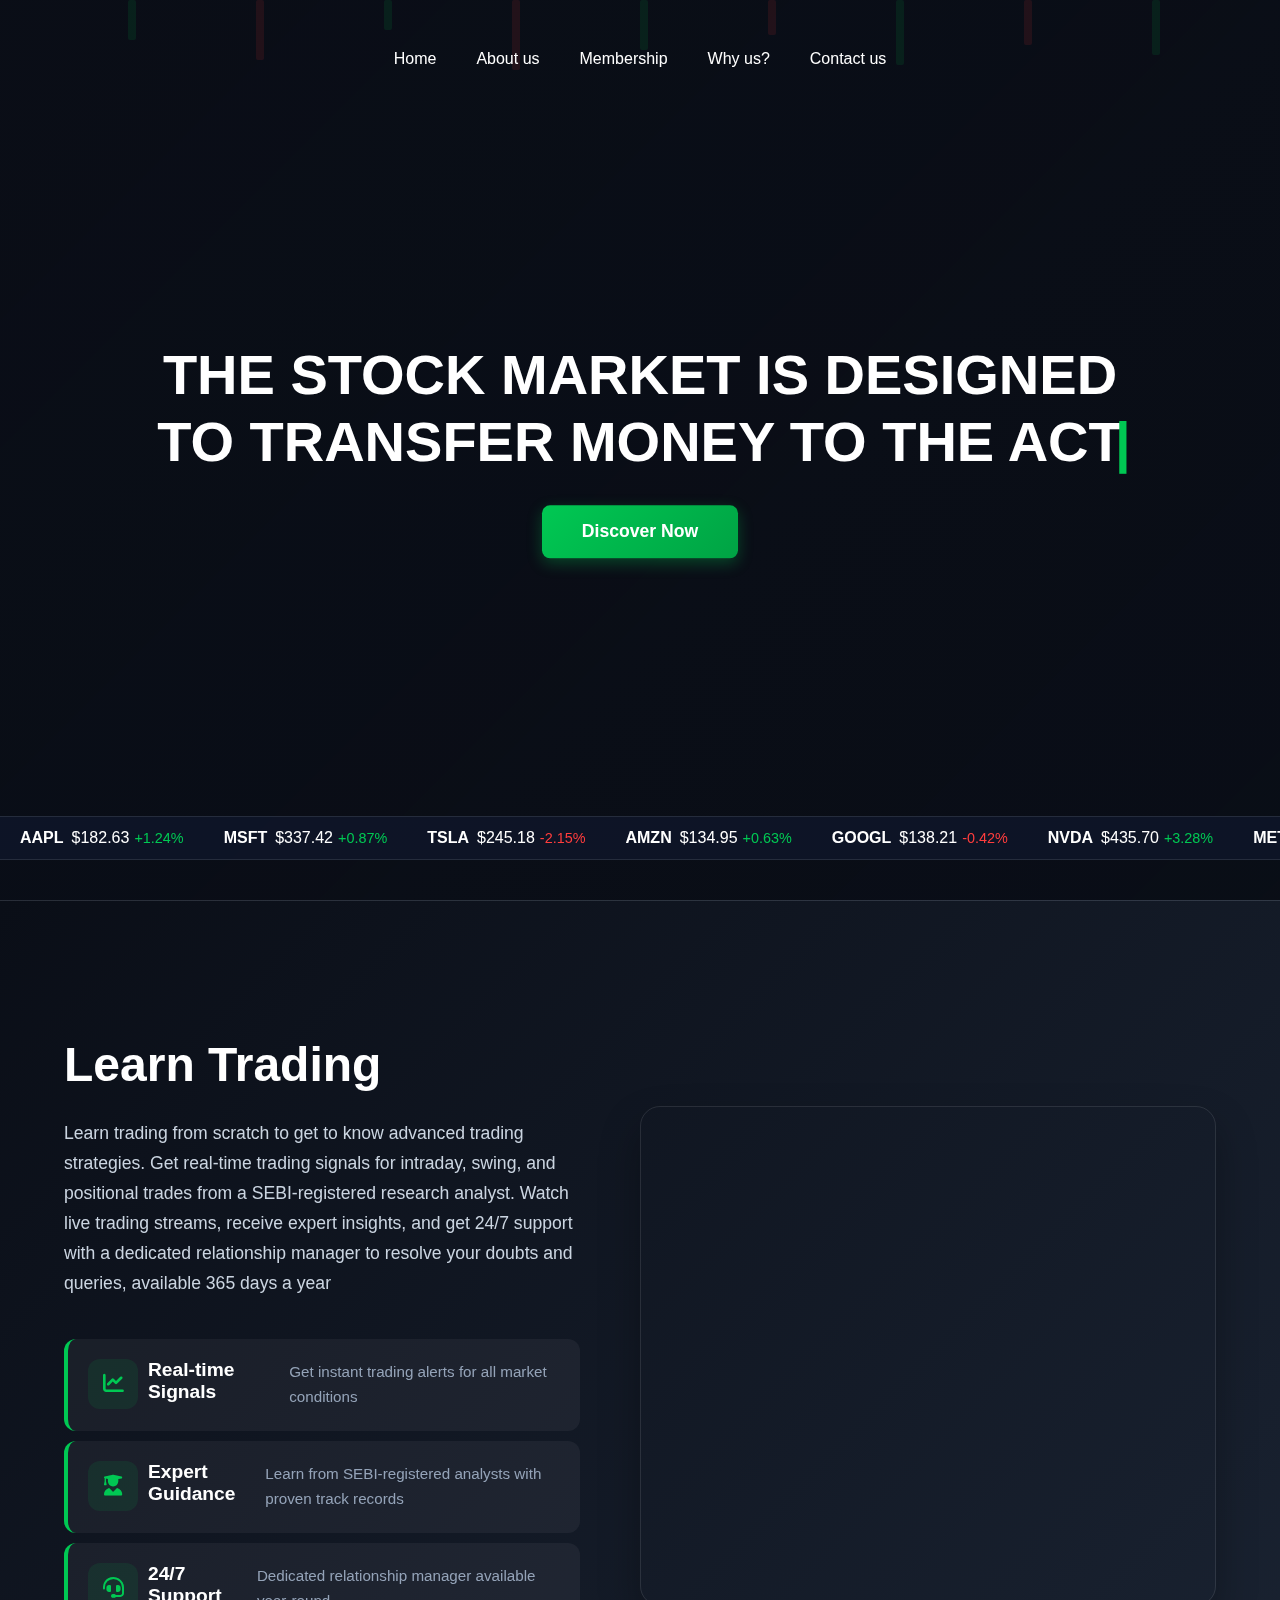
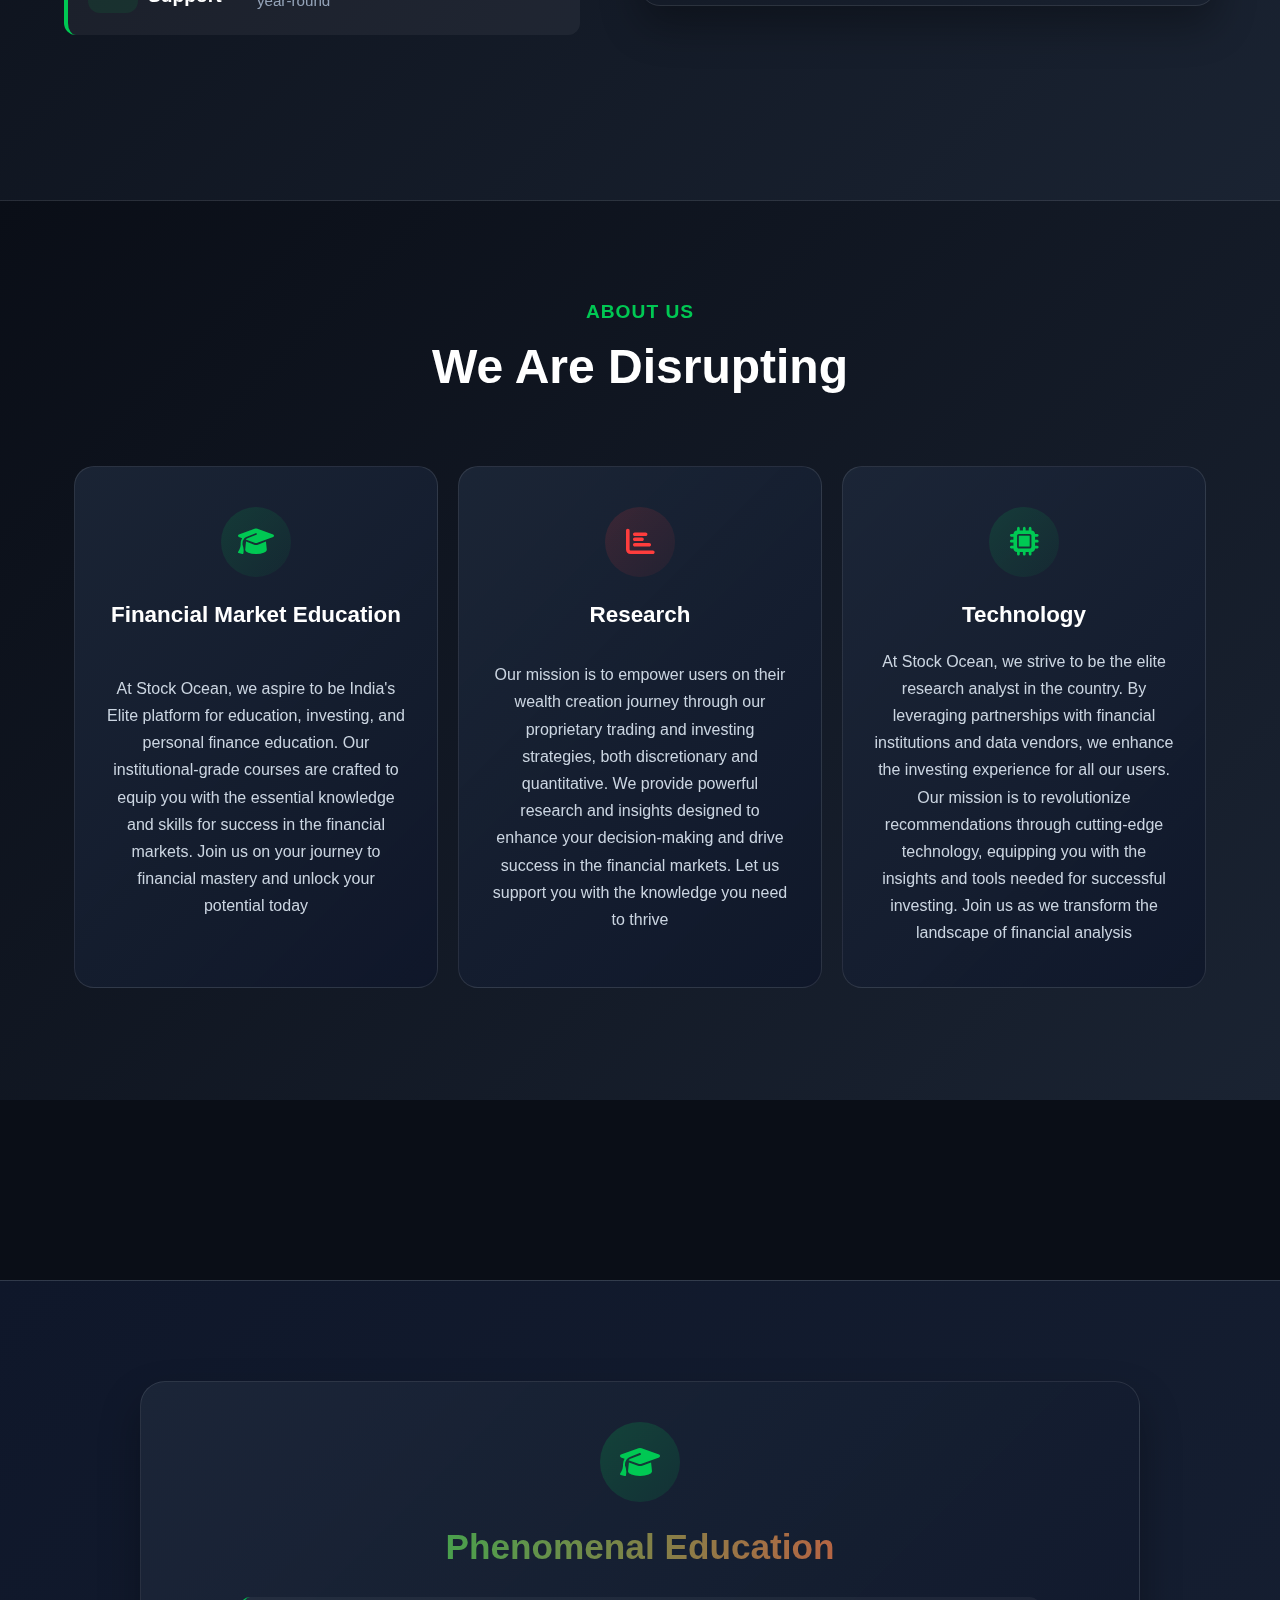
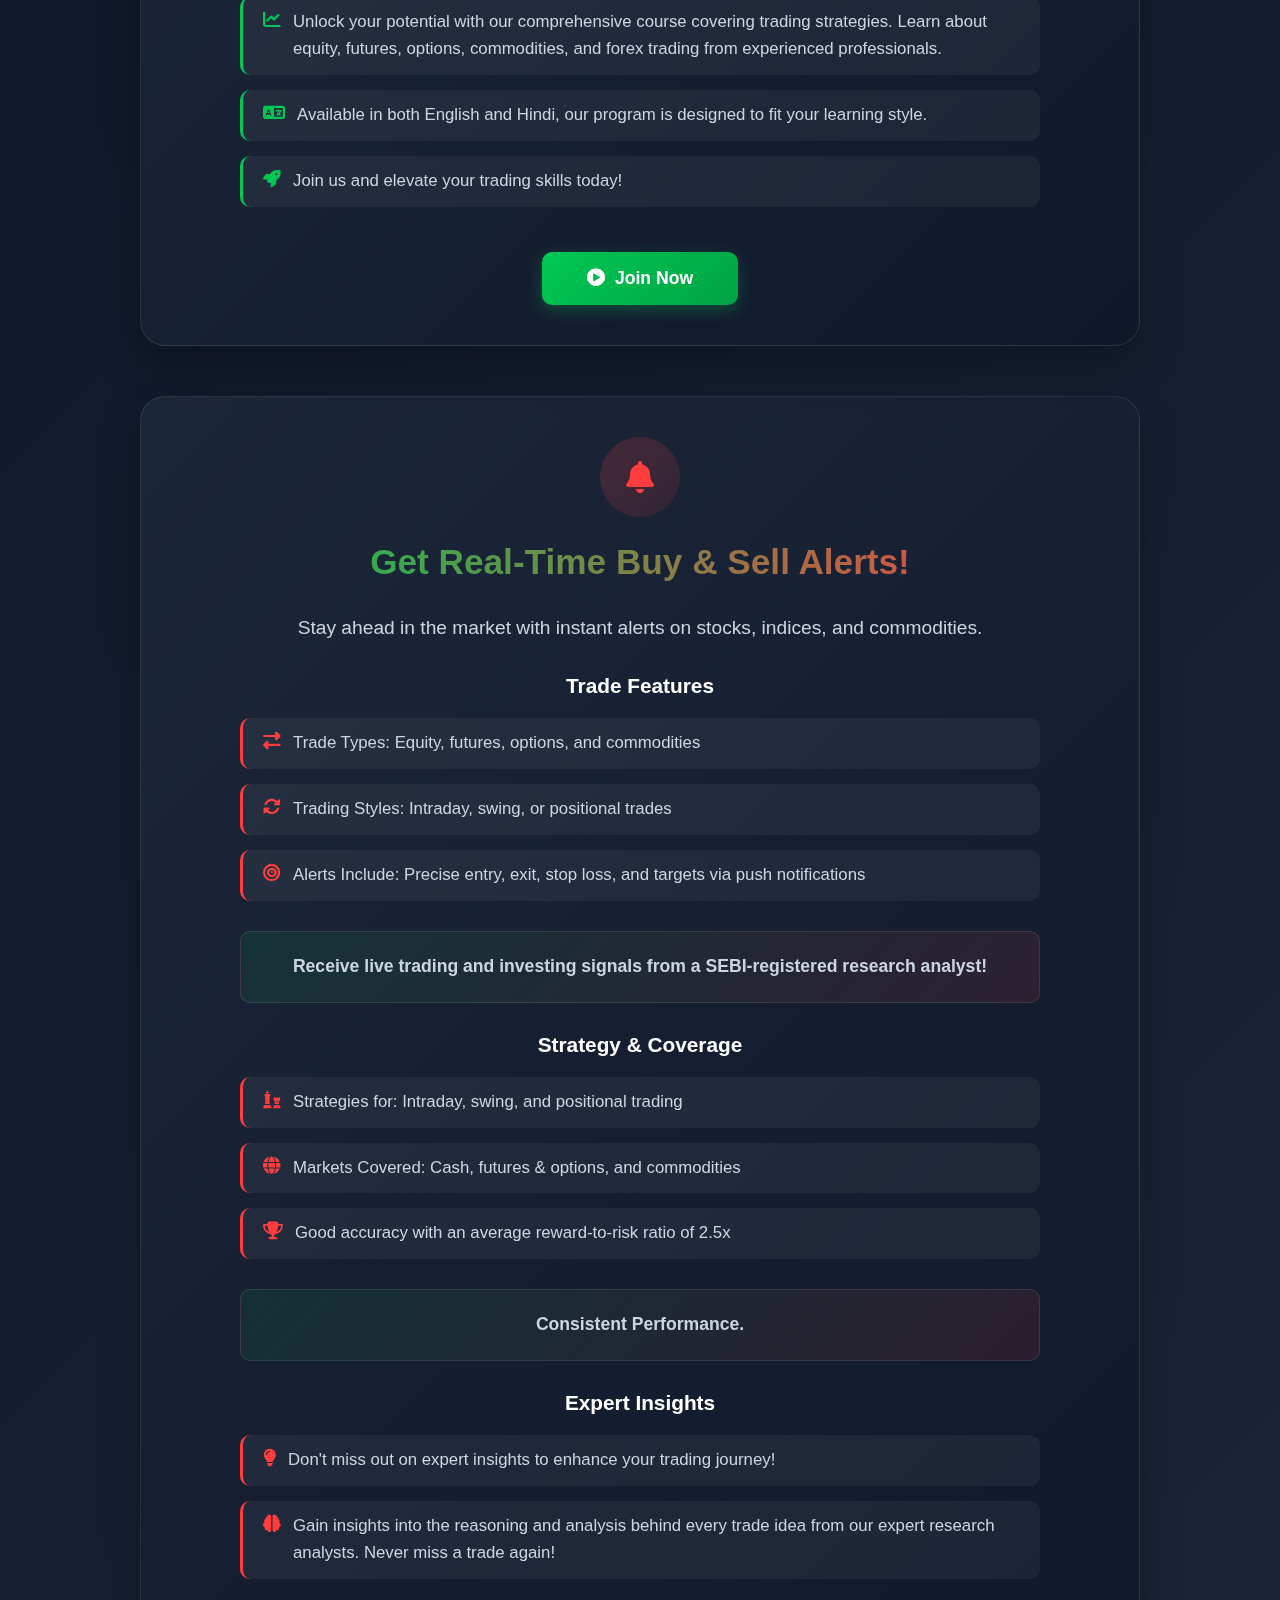
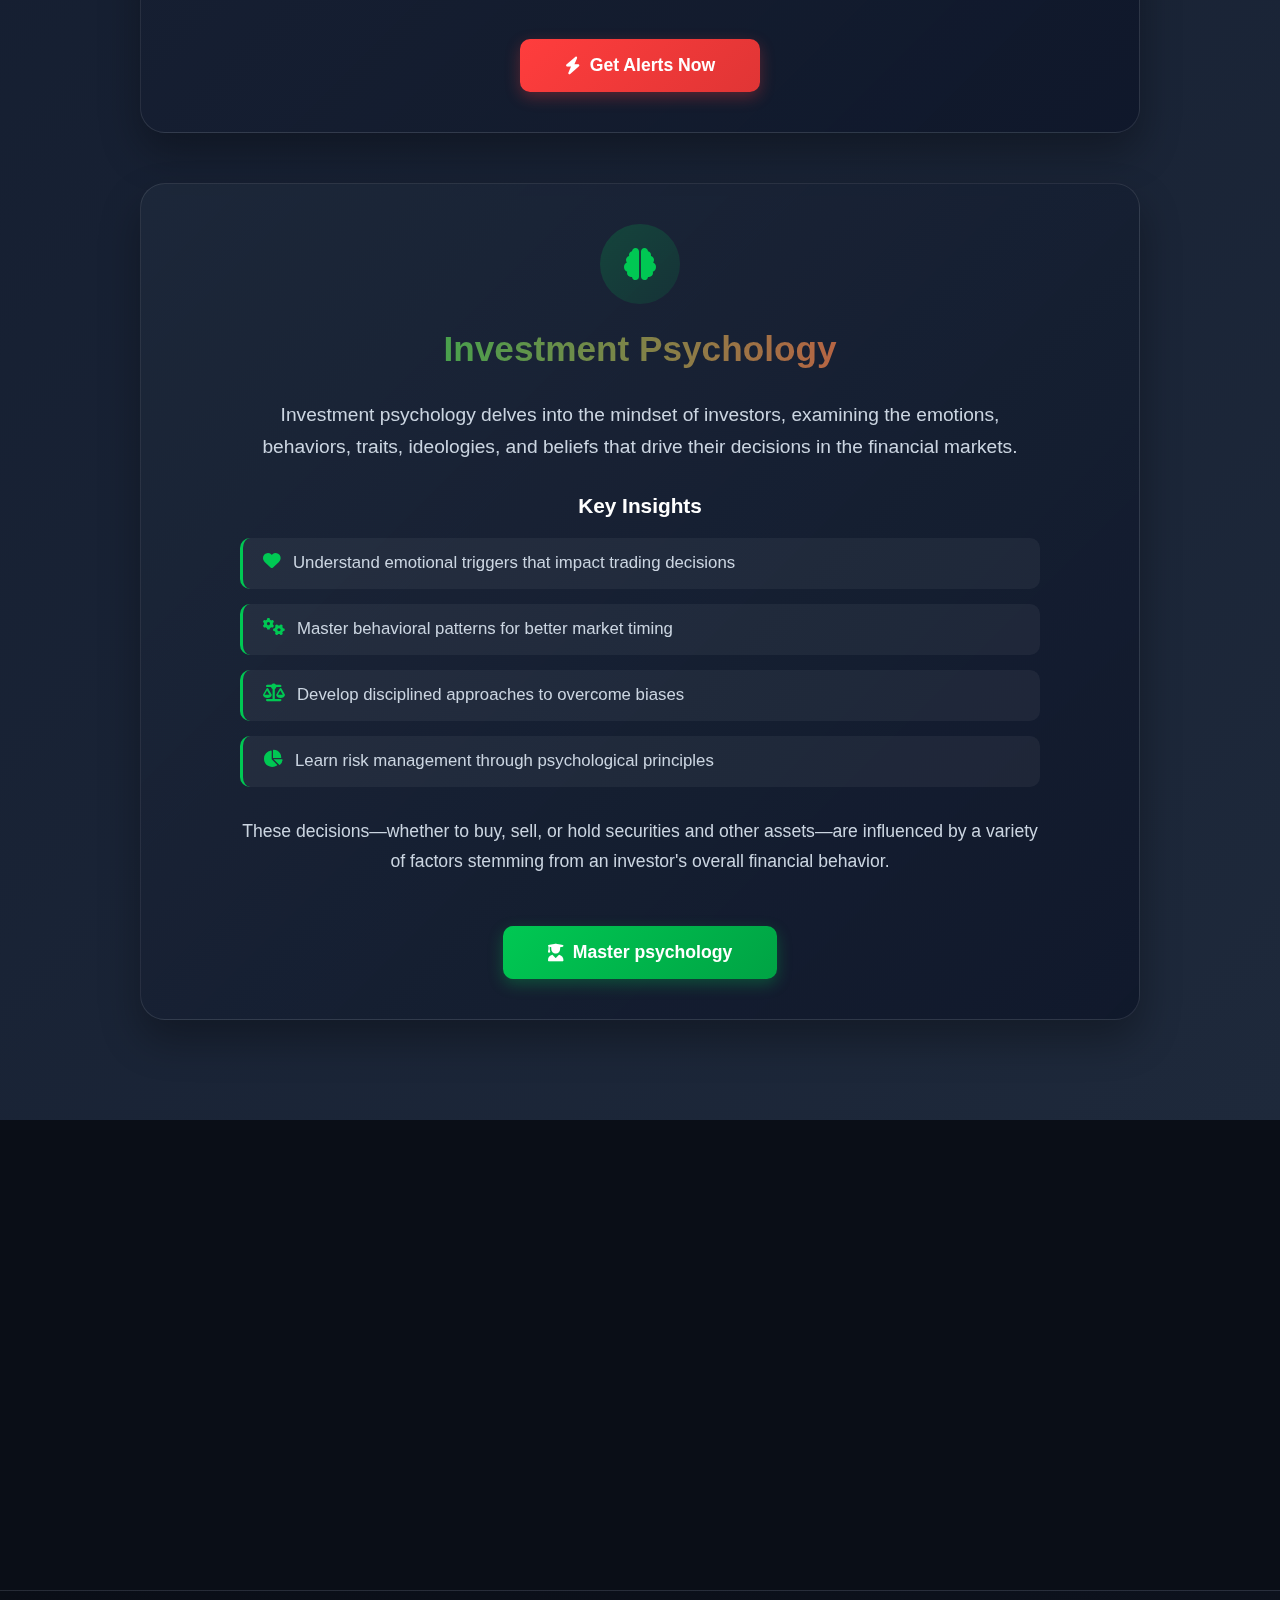
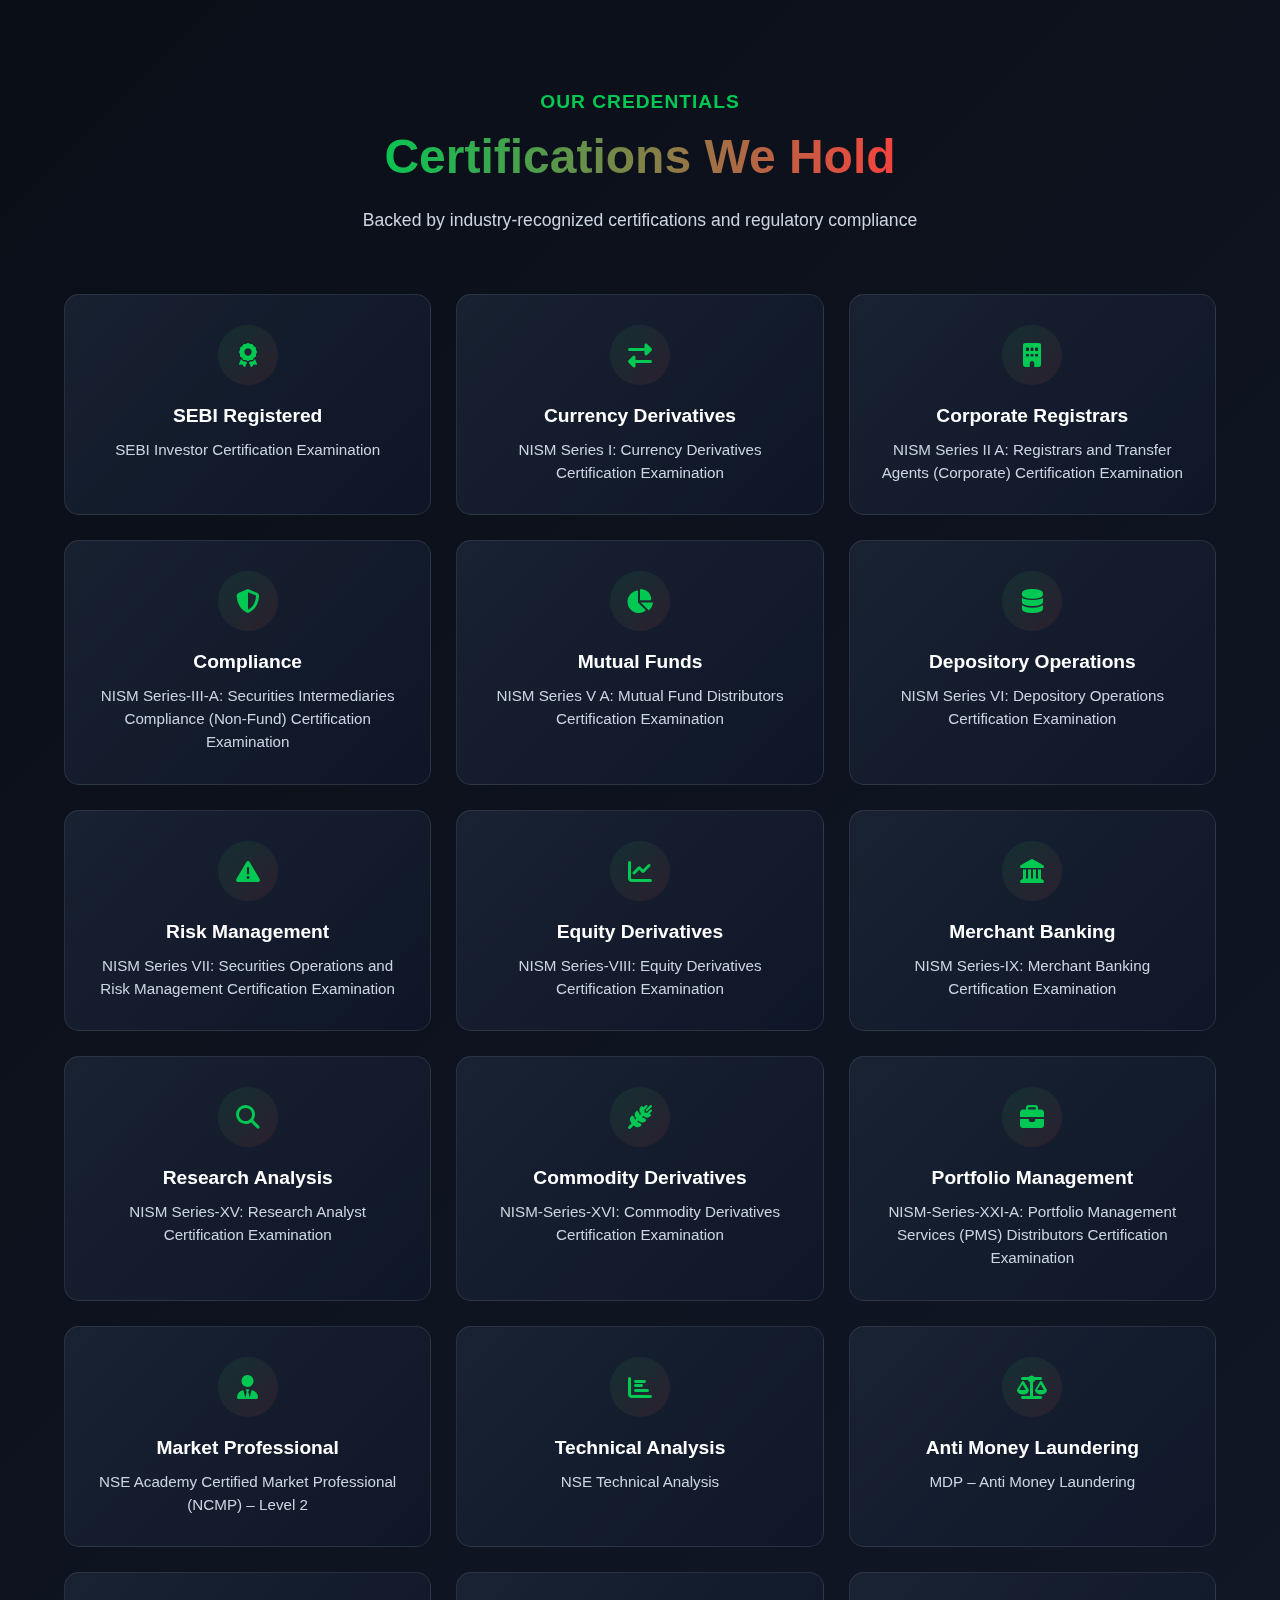
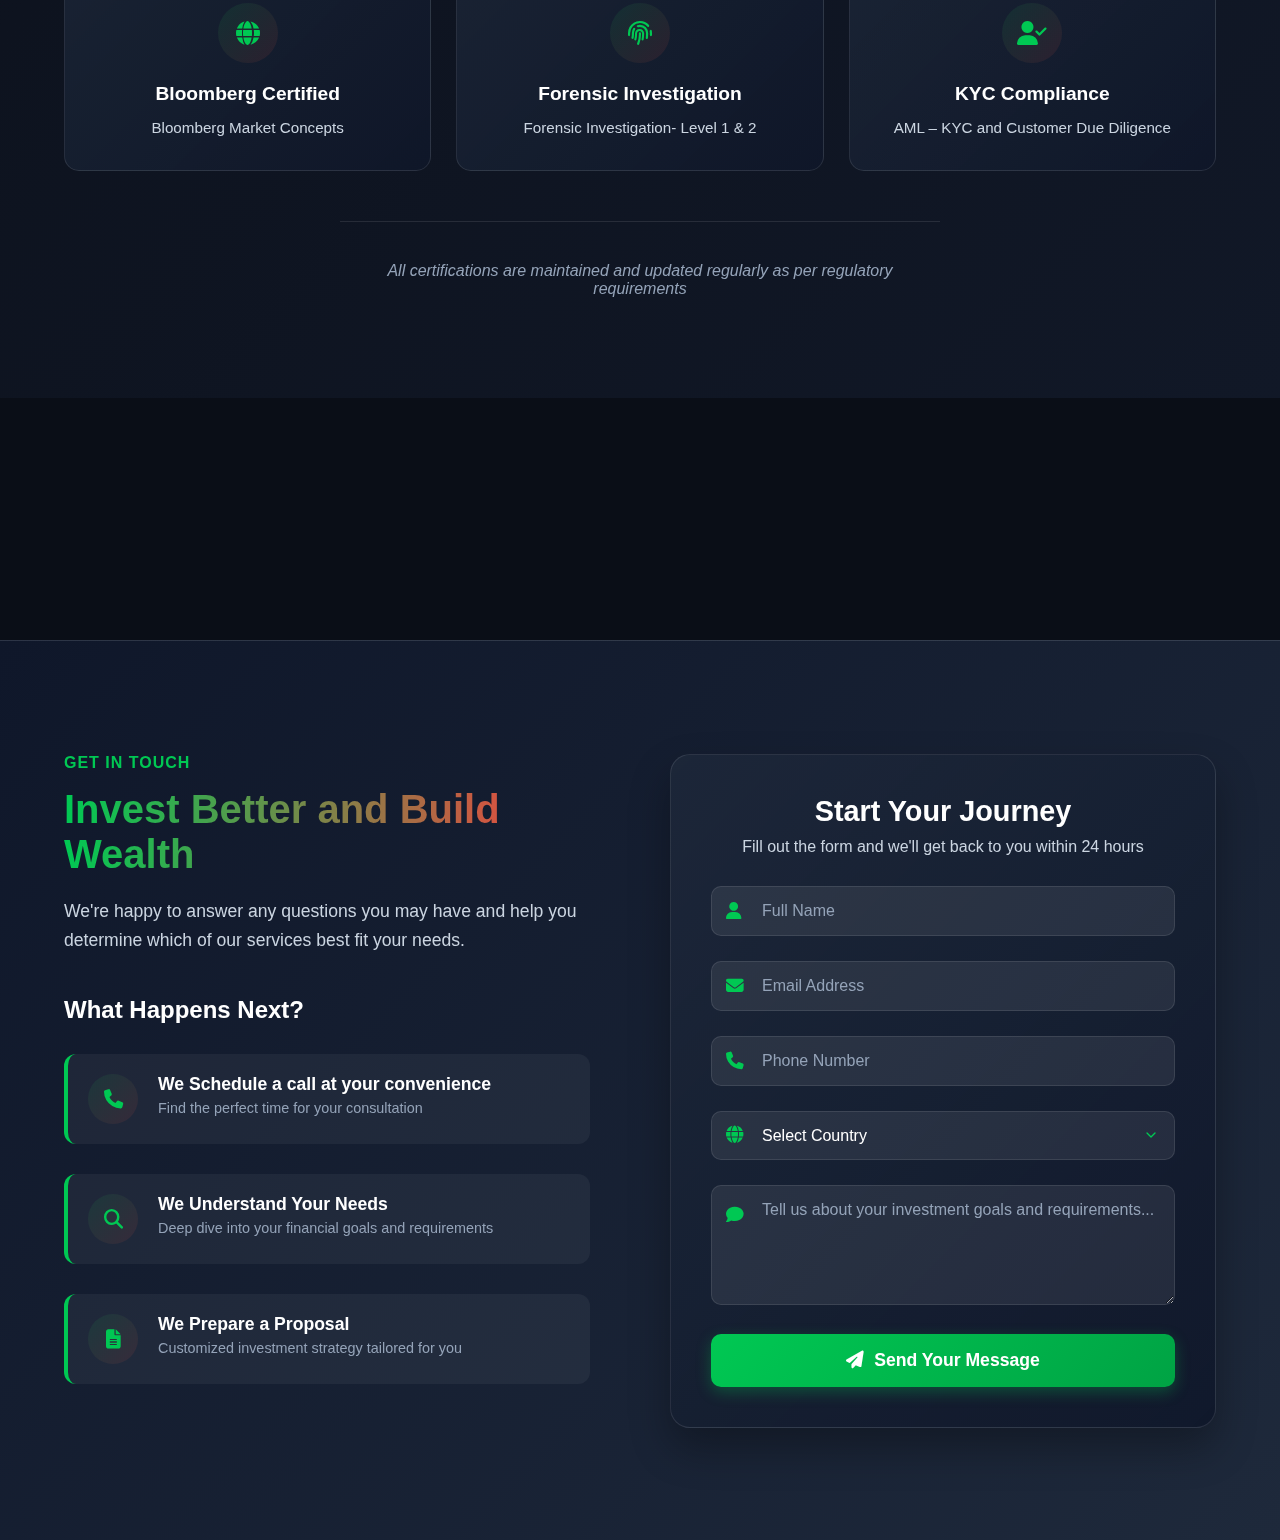
<file: index.html>
<!DOCTYPE html>
<html lang="en">

<head>
    <meta charset="UTF-8">
    <meta name="viewport" content="width=device-width, initial-scale=1.0">
    <title>StockFlow | Market Intelligence</title>
    <link rel="stylesheet" href="https://cdnjs.cloudflare.com/ajax/libs/font-awesome/6.4.0/css/all.min.css">
    <link rel="stylesheet" href="style.css">
</head>

<body>
    <video class="herovideo" autoplay muted loop>
        <source src="https://assets.mixkit.co/videos/47012/47012-720.mp4" type="video/mp4">
        Your browser does not support the video tag.
    </video>

    <div class="overlay"></div>

    <!-- Candlestick Animation -->
    <div class="candles-container">
        <div class="candle"></div>
        <div class="candle red"></div>
        <div class="candle"></div>
        <div class="candle red"></div>
        <div class="candle"></div>
        <div class="candle red"></div>
        <div class="candle"></div>
        <div class="candle red"></div>
        <div class="candle"></div>
    </div>

    <header class="head">
       <ul>
            <li class="lists"><a href="index.html" style="text-decoration: none; color: white;">Home</a></li>
            <li class="lists"><a href="About.html" style="text-decoration: none; color: white;">About us</a></li>
            <li class="lists"><a href="membership.html" style="text-decoration: none; color: white;">Membership</a></li>
            <li class="lists"><a href="whyus.html" style="text-decoration: none; color: white;">Why us?</a></li>
            <li class="lists"><a href="Contactus.html" style="text-decoration: none; color: white;">Contact us</a></li>
        </ul>
    </header>

    <div class="maintitle">
        <h1>
            <span class="static-text">THE STOCK MARKET IS DESIGNED TO TRANSFER MONEY TO THE </span> 
            <span class="typing-text" id="typing-element"></span>
        </h1>
        <button class="discover-btn"><a href="Contactus.html" style="text-decoration: none; color: white;">Discover Now</a></button>
    </div>

    <!-- Stock Ticker -->
    <div class="ticker-container">
        <div class="ticker">
            <div class="ticker-item">
                <span class="stock-symbol">AAPL</span>
                <span class="stock-price">$182.63</span>
                <span class="stock-change positive">+1.24%</span>
            </div>
            <div class="ticker-item">
                <span class="stock-symbol">MSFT</span>
                <span class="stock-price">$337.42</span>
                <span class="stock-change positive">+0.87%</span>
            </div>
            <div class="ticker-item">
                <span class="stock-symbol">TSLA</span>
                <span class="stock-price">$245.18</span>
                <span class="stock-change negative">-2.15%</span>
            </div>
            <div class="ticker-item">
                <span class="stock-symbol">AMZN</span>
                <span class="stock-price">$134.95</span>
                <span class="stock-change positive">+0.63%</span>
            </div>
            <div class="ticker-item">
                <span class="stock-symbol">GOOGL</span>
                <span class="stock-price">$138.21</span>
                <span class="stock-change negative">-0.42%</span>
            </div>
            <div class="ticker-item">
                <span class="stock-symbol">NVDA</span>
                <span class="stock-price">$435.70</span>
                <span class="stock-change positive">+3.28%</span>
            </div>
            <div class="ticker-item">
                <span class="stock-symbol">META</span>
                <span class="stock-price">$312.65</span>
                <span class="stock-change positive">+1.75%</span>
            </div>
            <div class="ticker-item">
                <span class="stock-symbol">BTC</span>
                <span class="stock-price">$42,380</span>
                <span class="stock-change positive">+2.45%</span>
            </div>
        </div>
    </div>
    <section class="learning">
        <div class="text">
            <h1>Learn Trading</h1>
            <p>Learn trading from scratch to get to know advanced trading strategies.
                Get real-time trading signals for intraday, swing, and positional trades from a SEBI-registered research
                analyst.
                Watch live trading streams, receive expert insights, and get 24/7 support with a dedicated relationship
                manager to resolve your doubts and queries, available 365 days a year</p>
            <div class="features-grid">
                <div class="feature">
                    <div class="feature-icon">
                        <i class="fas fa-chart-line"></i>
                    </div>
                    <h3>Real-time Signals</h3>
                    <p>Get instant trading alerts for all market conditions</p>
                </div>
                <div class="feature">
                    <div class="feature-icon">
                        <i class="fas fa-user-graduate"></i>
                    </div>
                    <h3>Expert Guidance</h3>
                    <p>Learn from SEBI-registered analysts with proven track records</p>
                </div>
                <div class="feature">
                    <div class="feature-icon">
                        <i class="fas fa-headset"></i>
                    </div>
                    <h3>24/7 Support</h3>
                    <p>Dedicated relationship manager available year-round</p>
                </div>
            </div>
        </div>
        <div class="video2">
            <video autoplay muted loop>
                <source src="https://assets.mixkit.co/videos/47214/47214-720.mp4" type="video/mp4">
                Your browser does not support the video tag.
            </video>
            <div class="video-overlay">
                <div class="play-btn">
                    <i class="fas fa-play"></i>
                </div>
            </div>
        </div>
    </section>

    <section class="aboutus">
        <h3>About us</h3>
        <h1>We Are Disrupting</h1>
        <div style="display: flex;">

            <div class="card">
                <div class="card-icon">
                    <i class="fas fa-graduation-cap"></i>
                </div>
                <h3>Financial Market Education</h3>
                <p>At Stock Ocean, we aspire to be India's Elite platform for education, investing, and personal finance
                    education. Our institutional-grade courses are crafted to equip you with the essential knowledge and
                    skills for success in the financial markets.

                    Join us on your journey to financial mastery and unlock your potential today
                </p>
                <div class="card-glow"></div>
            </div>
            <div class="card">
                <div class="card-icon">
                    <i class="fas fa-chart-bar"></i>
                </div>
                <h3>Research</h3>
                <p>Our mission is to empower users on their wealth creation journey through our proprietary trading and
                    investing strategies, both discretionary and quantitative. We provide powerful research and insights
                    designed to enhance your decision-making and drive success in the financial markets. Let us support
                    you
                    with the knowledge you need to thrive
                </p>
                <div class="card-glow"></div>
            </div>
            <div class="card">
                <div class="card-icon">
                    <i class="fas fa-microchip"></i>
                </div>
                <h3>Technology</h3>
                <p>At Stock Ocean, we strive to be the elite research analyst in the country. By leveraging partnerships
                    with financial institutions and data vendors, we enhance the investing experience for all our users.
                    Our
                    mission is to revolutionize recommendations through cutting-edge technology, equipping you with the
                    insights and tools needed for successful investing. Join us as we transform the landscape of
                    financial
                    analysis
                </p>
                <div class="card-glow"></div>
            </div>
        </div>
    </section>
    <section class="mdetails">
        <div class="card2">
            <div class="card-icon">
                <i class="fas fa-graduation-cap"></i>
            </div>
            <div class="info">
                <h3>Phenomenal Education</h3>
                <ul>
                    <li>
                        <i class="fas fa-chart-line"></i>
                        Unlock your potential with our comprehensive course covering trading strategies. Learn about
                        equity, futures, options, commodities, and forex trading from experienced professionals.
                    </li>
                    <li>
                        <i class="fas fa-language"></i>
                        Available in both English and Hindi, our program is designed to fit your learning style.
                    </li>
                    <li>
                        <i class="fas fa-rocket"></i>
                        Join us and elevate your trading skills today!
                    </li>
                </ul>
                <button class="join-btn">
                    <i class="fas fa-play-circle"></i>
                    <a href="membership.html" style="text-decoration: none; color:white;">Join Now</a>
                </button>
            </div>
        </div>

        <div class="card2">
            <div class="card-icon">
                <i class="fas fa-bell"></i>
            </div>
            <div class="info">
                <h3>Get Real-Time Buy & Sell Alerts!</h3>
                <p class="intro">Stay ahead in the market with instant alerts on stocks, indices, and commodities.</p>

                <div class="feature-group">
                    <h4>Trade Features</h4>
                    <ul>
                        <li>
                            <i class="fas fa-exchange-alt"></i>
                            Trade Types: Equity, futures, options, and commodities
                        </li>
                        <li>
                            <i class="fas fa-sync-alt"></i>
                            Trading Styles: Intraday, swing, or positional trades
                        </li>
                        <li>
                            <i class="fas fa-bullseye"></i>
                            Alerts Include: Precise entry, exit, stop loss, and targets via push notifications
                        </li>
                    </ul>
                </div>

                <p class="highlight">Receive live trading and investing signals from a SEBI-registered research analyst!
                </p>

                <div class="feature-group">
                    <h4>Strategy & Coverage</h4>
                    <ul>
                        <li>
                            <i class="fas fa-chess"></i>
                            Strategies for: Intraday, swing, and positional trading
                        </li>
                        <li>
                            <i class="fas fa-globe"></i>
                            Markets Covered: Cash, futures & options, and commodities
                        </li>
                        <li>
                            <i class="fas fa-trophy"></i>
                            Good accuracy with an average reward-to-risk ratio of 2.5x
                        </li>
                    </ul>
                </div>

                <p class="highlight">Consistent Performance.</p>

                <div class="feature-group">
                    <h4>Expert Insights</h4>
                    <ul>
                        <li>
                            <i class="fas fa-lightbulb"></i>
                            Don't miss out on expert insights to enhance your trading journey!
                        </li>
                        <li>
                            <i class="fas fa-brain"></i>
                            Gain insights into the reasoning and analysis behind every trade idea from our expert
                            research analysts. Never miss a trade again!
                        </li>
                    </ul>
                </div>

                <button class="join-btn">
                    <i class="fas fa-bolt"></i>
                    <a href="membership.html" style="text-decoration: none; color: white;">Get Alerts Now</a>
                </button>
            </div>
        </div>

        <div class="card2">
            <div class="card-icon">
                <i class="fas fa-brain"></i>
            </div>
            <div class="info">
                <h3>Investment Psychology</h3>
                <p class="intro">Investment psychology delves into the mindset of investors, examining the emotions,
                    behaviors, traits, ideologies, and beliefs that drive their decisions in the financial markets.</p>

                <div class="feature-group">
                    <h4>Key Insights</h4>
                    <ul>
                        <li>
                            <i class="fas fa-heart"></i>
                            Understand emotional triggers that impact trading decisions
                        </li>
                        <li>
                            <i class="fas fa-cogs"></i>
                            Master behavioral patterns for better market timing
                        </li>
                        <li>
                            <i class="fas fa-balance-scale"></i>
                            Develop disciplined approaches to overcome biases
                        </li>
                        <li>
                            <i class="fas fa-chart-pie"></i>
                            Learn risk management through psychological principles
                        </li>
                    </ul>
                </div>

                <p>These decisions—whether to buy, sell, or hold securities and other assets—are influenced by a variety
                    of factors stemming from an investor's overall financial behavior.</p>

                <button class="join-btn">
                    <i class="fas fa-user-graduate"></i>
                   <a href="membership.html" style="text-decoration: none; color: white;">Master psychology</a>
                </button>
            </div>
        </div>
    </section>

    <section class="certificate">
        <div class="certificate-header">
            <h3>Our Credentials</h3>
            <h1>Certifications We Hold</h1>
            <p>Backed by industry-recognized certifications and regulatory compliance</p>
        </div>

        <div class="certificate-grid">
            <div class="certificate-card">
                <div class="cert-icon">
                    <i class="fas fa-award"></i>
                </div>
                <h4>SEBI Registered</h4>
                <p>SEBI Investor Certification Examination</p>
            </div>

            <div class="certificate-card">
                <div class="cert-icon">
                    <i class="fas fa-exchange-alt"></i>
                </div>
                <h4>Currency Derivatives</h4>
                <p>NISM Series I: Currency Derivatives Certification Examination</p>
            </div>

            <div class="certificate-card">
                <div class="cert-icon">
                    <i class="fas fa-building"></i>
                </div>
                <h4>Corporate Registrars</h4>
                <p>NISM Series II A: Registrars and Transfer Agents (Corporate) Certification Examination</p>
            </div>

            <div class="certificate-card">
                <div class="cert-icon">
                    <i class="fas fa-shield-alt"></i>
                </div>
                <h4>Compliance</h4>
                <p>NISM Series-III-A: Securities Intermediaries Compliance (Non-Fund) Certification Examination</p>
            </div>

            <div class="certificate-card">
                <div class="cert-icon">
                    <i class="fas fa-chart-pie"></i>
                </div>
                <h4>Mutual Funds</h4>
                <p>NISM Series V A: Mutual Fund Distributors Certification Examination</p>
            </div>

            <div class="certificate-card">
                <div class="cert-icon">
                    <i class="fas fa-database"></i>
                </div>
                <h4>Depository Operations</h4>
                <p>NISM Series VI: Depository Operations Certification Examination</p>
            </div>

            <div class="certificate-card">
                <div class="cert-icon">
                    <i class="fas fa-exclamation-triangle"></i>
                </div>
                <h4>Risk Management</h4>
                <p>NISM Series VII: Securities Operations and Risk Management Certification Examination</p>
            </div>

            <div class="certificate-card">
                <div class="cert-icon">
                    <i class="fas fa-chart-line"></i>
                </div>
                <h4>Equity Derivatives</h4>
                <p>NISM Series-VIII: Equity Derivatives Certification Examination</p>
            </div>

            <div class="certificate-card">
                <div class="cert-icon">
                    <i class="fas fa-landmark"></i>
                </div>
                <h4>Merchant Banking</h4>
                <p>NISM Series-IX: Merchant Banking Certification Examination</p>
            </div>

            <div class="certificate-card">
                <div class="cert-icon">
                    <i class="fas fa-search"></i>
                </div>
                <h4>Research Analysis</h4>
                <p>NISM Series-XV: Research Analyst Certification Examination</p>
            </div>

            <div class="certificate-card">
                <div class="cert-icon">
                    <i class="fas fa-wheat-alt"></i>
                </div>
                <h4>Commodity Derivatives</h4>
                <p>NISM-Series-XVI: Commodity Derivatives Certification Examination</p>
            </div>

            <div class="certificate-card">
                <div class="cert-icon">
                    <i class="fas fa-briefcase"></i>
                </div>
                <h4>Portfolio Management</h4>
                <p>NISM-Series-XXI-A: Portfolio Management Services (PMS) Distributors Certification Examination</p>
            </div>

            <div class="certificate-card">
                <div class="cert-icon">
                    <i class="fas fa-user-tie"></i>
                </div>
                <h4>Market Professional</h4>
                <p>NSE Academy Certified Market Professional (NCMP) – Level 2</p>
            </div>

            <div class="certificate-card">
                <div class="cert-icon">
                    <i class="fas fa-chart-bar"></i>
                </div>
                <h4>Technical Analysis</h4>
                <p>NSE Technical Analysis</p>
            </div>

            <div class="certificate-card">
                <div class="cert-icon">
                    <i class="fas fa-balance-scale"></i>
                </div>
                <h4>Anti Money Laundering</h4>
                <p>MDP – Anti Money Laundering</p>
            </div>

            <div class="certificate-card">
                <div class="cert-icon">
                    <i class="fas fa-globe"></i>
                </div>
                <h4>Bloomberg Certified</h4>
                <p>Bloomberg Market Concepts</p>
            </div>

            <div class="certificate-card">
                <div class="cert-icon">
                    <i class="fas fa-fingerprint"></i>
                </div>
                <h4>Forensic Investigation</h4>
                <p>Forensic Investigation- Level 1 & 2</p>
            </div>

            <div class="certificate-card">
                <div class="cert-icon">
                    <i class="fas fa-user-check"></i>
                </div>
                <h4>KYC Compliance</h4>
                <p>AML – KYC and Customer Due Diligence</p>
            </div>
        </div>

        <div class="certificate-footer">
            <p>All certifications are maintained and updated regularly as per regulatory requirements</p>
        </div>
    </section>

    <section class="formsection">
        <div class="form-container">
            <div class="msg">
                <h5>GET IN TOUCH</h5>
                <h2>Invest Better and Build Wealth</h2>
                <p>We're happy to answer any questions you may have and help you determine which of our services best
                    fit your needs.</p>

                <div class="process">
                    <h3>What Happens Next?</h3>
                    <ul>
                        <li>
                            <div class="step-icon">
                                <i class="fas fa-phone"></i>
                            </div>
                            <div class="step-content">
                                <h4>We Schedule a call at your convenience</h4>
                                <p>Find the perfect time for your consultation</p>
                            </div>
                        </li>
                        <li>
                            <div class="step-icon">
                                <i class="fas fa-search"></i>
                            </div>
                            <div class="step-content">
                                <h4>We Understand Your Needs</h4>
                                <p>Deep dive into your financial goals and requirements</p>
                            </div>
                        </li>
                        <li>
                            <div class="step-icon">
                                <i class="fas fa-file-alt"></i>
                            </div>
                            <div class="step-content">
                                <h4>We Prepare a Proposal</h4>
                                <p>Customized investment strategy tailored for you</p>
                            </div>
                        </li>
                    </ul>
                </div>
            </div>

            <div class="form">
                <div class="form-header">
                    <h3>Start Your Journey</h3>
                    <p>Fill out the form and we'll get back to you within 24 hours</p>
                </div>

                <form>
                    <div class="form-group">
                        <div class="input-icon">
                            <i class="fas fa-user"></i>
                        </div>
                        <input type="text" placeholder="Full Name" required>
                    </div>

                    <div class="form-group">
                        <div class="input-icon">
                            <i class="fas fa-envelope"></i>
                        </div>
                        <input type="email" placeholder="Email Address" required>
                    </div>

                    <div class="form-group">
                        <div class="input-icon">
                            <i class="fas fa-phone"></i>
                        </div>
                        <input type="tel" placeholder="Phone Number" required>
                    </div>

                    <div class="form-group">
                        <div class="input-icon">
                            <i class="fas fa-globe"></i>
                        </div>
                        <select required>
                            <option value="" disabled selected style="color: black;">Select Country</option>
                            <option value="india" style="color: black;">India</option>
                            <option value="usa" style="color: black;">United States</option>
                            <option value="uk" style="color: black;">United Kingdom</option>
                            <option value="uae" style="color: black;">UAE</option>
                            <option value="singapore" style="color: black;">Singapore</option>
                            <option value="other" style="color: black;">Other</option>
                        </select>
                    </div>

                    <div class="form-group full-width">
                        <div class="input-icon">
                            <i class="fas fa-comment"></i>
                        </div>
                        <textarea placeholder="Tell us about your investment goals and requirements..." rows="4"
                            required></textarea>
                    </div>

                    <button type="submit" class="submit-btn">
                        <i class="fas fa-paper-plane"></i>
                        Send Your Message
                    </button>
                </form>
            </div>
        </div>
    </section>

    <script src="script.js"></script>
</body>

</html>
</file>
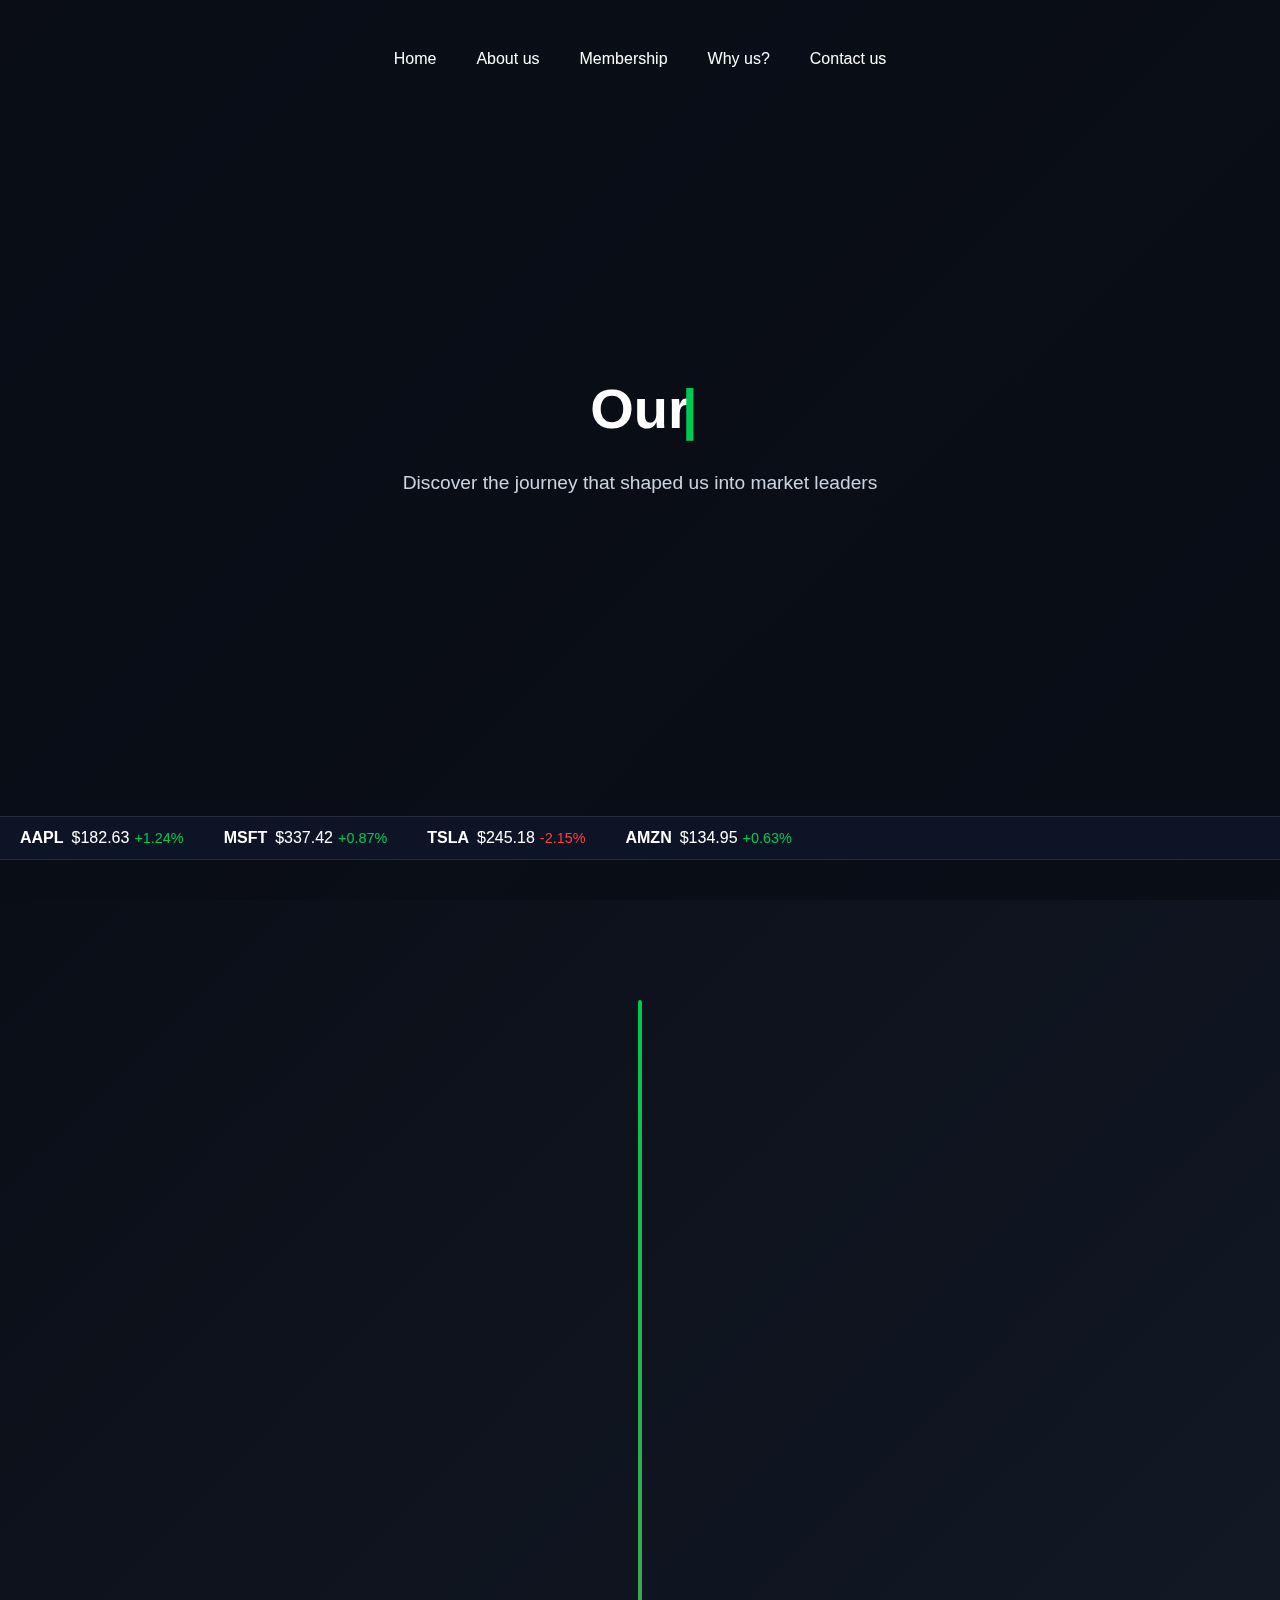
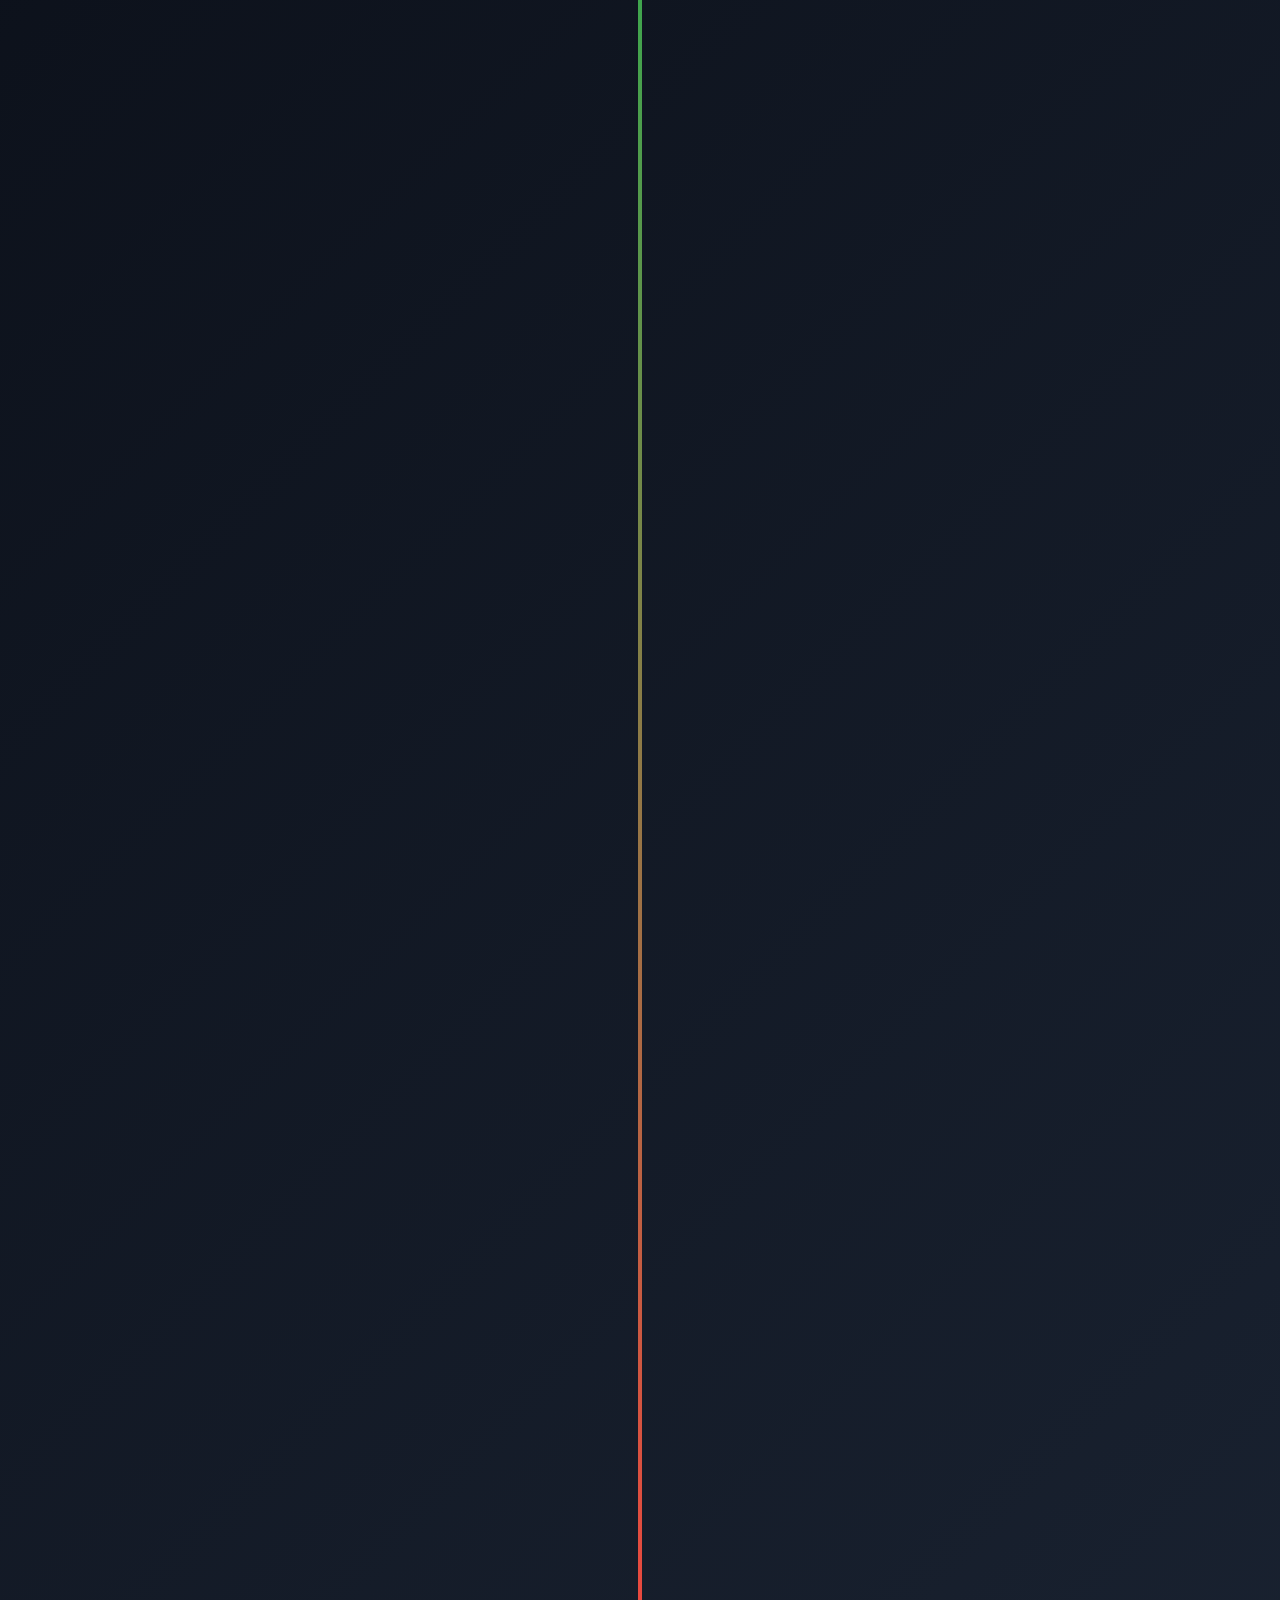
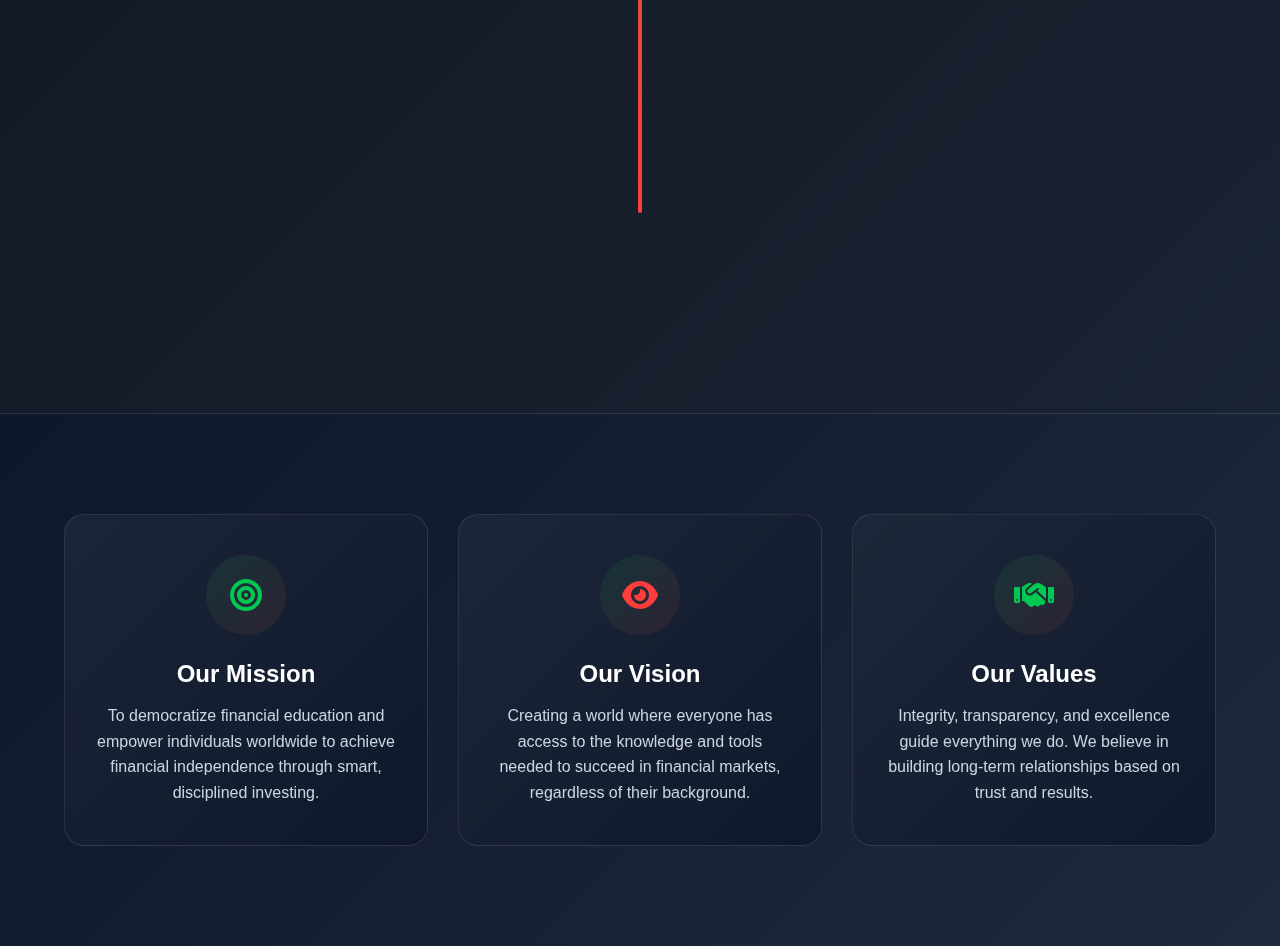
<file: About.html>
<!DOCTYPE html>
<html lang="en">
<head>
    <meta charset="UTF-8">
    <meta name="viewport" content="width=device-width, initial-scale=1.0">
    <title>About Us - Stock Trading Academy</title>
    <link rel="stylesheet" href="https://cdnjs.cloudflare.com/ajax/libs/font-awesome/6.4.0/css/all.min.css">
    <link rel="stylesheet" href="about.css">
</head>
<body>
    <video class="herovideo" autoplay muted loop>
        <source src="https://assets.mixkit.co/videos/47012/47012-720.mp4" type="video/mp4">
        Your browser does not support the video tag.
    </video>

    <div class="overlay"></div>

    <!-- Candlestick Animation -->
    <div class="candles-container">
        <div class="candle"></div>
        <div class="candle red"></div>
        <div class="candle"></div>
        <div class="candle red"></div>
        <div class="candle"></div>
        <div class="candle red"></div>
        <div class="candle"></div>
        <div class="candle red"></div>
        <div class="candle"></div>
    </div>

    <header class="head">
        <ul>
            <li class="lists"><a href="index.html" style="text-decoration: none; color: white;">Home</a></li>
            <li class="lists"><a href="About.html" style="text-decoration: none; color: white;">About us</a></li>
            <li class="lists"><a href="membership.html" style="text-decoration: none; color: white;">Membership</a></li>
            <li class="lists"><a href="whyus.html" style="text-decoration: none; color: white;">Why us?</a></li>
            <li class="lists"><a href="Contactus.html" style="text-decoration: none; color: white;">Contact us</a></li>
        </ul>
    </header>

    <div class="maintitle">
        <h1>
            <span class="static-text">Our </span>
            <span class="typing-text" id="typing-element"></span>
        </h1>
        <p style="font-size: 1.2rem; color: #cbd5e1; margin-bottom: 30px;">
            Discover the journey that shaped us into market leaders
        </p>
    </div>

    <div class="ticker-container">
        <div class="ticker">
            <div class="ticker-item">
                <span class="stock-symbol">AAPL</span>
                <span class="stock-price">$182.63</span>
                <span class="stock-change positive">+1.24%</span>
            </div>
            <div class="ticker-item">
                <span class="stock-symbol">MSFT</span>
                <span class="stock-price">$337.42</span>
                <span class="stock-change positive">+0.87%</span>
            </div>
            <div class="ticker-item">
                <span class="stock-symbol">TSLA</span>
                <span class="stock-price">$245.18</span>
                <span class="stock-change negative">-2.15%</span>
            </div>
            <div class="ticker-item">
                <span class="stock-symbol">AMZN</span>
                <span class="stock-price">$134.95</span>
                <span class="stock-change positive">+0.63%</span>
            </div>
        </div>
    </div>

    <!-- About Section with Timeline -->
    <section class="about-section">
        <div class="timeline-container">
            <div class="timeline-line"></div>
            
            <!-- Timeline Item 1 -->
            <div class="timeline-item">
                <div class="timeline-content">
                    <div class="year">2015</div>
                    <h3>The Beginning</h3>
                    <p>Founded by a team of Wall Street veterans who saw the need for accessible financial education. We started with a simple mission: democratize stock market knowledge and empower individual investors.</p>
                    <div class="stats">
                        <div class="stat-item">
                            <span class="stat-number">3</span>
                            <span class="stat-label">Founders</span>
                        </div>
                        <div class="stat-item">
                            <span class="stat-number">50+</span>
                            <span class="stat-label">Students</span>
                        </div>
                    </div>
                </div>
                <div class="timeline-marker"></div>
                <div></div> <!-- Empty div for spacing -->
            </div>

            <!-- Timeline Item 2 -->
            <div class="timeline-item">
                <div class="timeline-content">
                    <div class="year">2017</div>
                    <h3>First Major Success</h3>
                    <p>Our students achieved remarkable returns during the crypto boom, with several making life-changing profits. This success validated our teaching methodology and attracted international attention.</p>
                    <div class="stats">
                        <div class="stat-item">
                            <span class="stat-number">500%</span>
                            <span class="stat-label">Avg Returns</span>
                        </div>
                        <div class="stat-item">
                            <span class="stat-number">1000+</span>
                            <span class="stat-label">Students</span>
                        </div>
                    </div>
                </div>
                <div class="timeline-marker"></div>
                <div></div>
            </div>

            <!-- Timeline Item 3 -->
            <div class="timeline-item">
                <div class="timeline-content">
                    <div class="year">2019</div>
                    <h3>Global Expansion</h3>
                    <p>Expanded our operations to Europe and Asia, establishing offices in London and Singapore. Developed advanced trading algorithms and risk management systems that became industry benchmarks.</p>
                    <div class="stats">
                        <div class="stat-item">
                            <span class="stat-number">3</span>
                            <span class="stat-label">Continents</span>
                        </div>
                        <div class="stat-item">
                            <span class="stat-number">10K+</span>
                            <span class="stat-label">Traders</span>
                        </div>
                    </div>
                </div>
                <div class="timeline-marker"></div>
                <div></div>
            </div>

            <!-- Timeline Item 4 -->
            <div class="timeline-item">
                <div class="timeline-content">
                    <div class="year">2021</div>
                    <h3>AI Integration</h3>
                    <p>Pioneered the integration of artificial intelligence in trading education. Developed proprietary AI tools that help students identify patterns and make data-driven investment decisions.</p>
                    <div class="stats">
                        <div class="stat-item">
                            <span class="stat-number">15+</span>
                            <span class="stat-label">AI Tools</span>
                        </div>
                        <div class="stat-item">
                            <span class="stat-number">25K+</span>
                            <span class="stat-label">Members</span>
                        </div>
                    </div>
                </div>
                <div class="timeline-marker"></div>
                <div></div>
            </div>

            <!-- Timeline Item 5 -->
            <div class="timeline-item">
                <div class="timeline-content">
                    <div class="year">2024</div>
                    <h3>Present Day</h3>
                    <p>Now serving over 50,000 active traders worldwide with a proven track record of success. Continuously innovating with new technologies and teaching methodologies to stay ahead of market trends.</p>
                    <div class="stats">
                        <div class="stat-item">
                            <span class="stat-number">50K+</span>
                            <span class="stat-label">Traders</span>
                        </div>
                        <div class="stat-item">
                            <span class="stat-number">$2.3B+</span>
                            <span class="stat-label">Portfolios</span>
                        </div>
                    </div>
                </div>
                <div class="timeline-marker"></div>
                <div></div>
            </div>
        </div>
    </section>

    <!-- Mission Section -->
    <section class="mission-section">
        <div class="mission-grid">
            <div class="mission-card">
                <div class="mission-icon">
                    <i class="fas fa-bullseye"></i>
                </div>
                <h3>Our Mission</h3>
                <p>To democratize financial education and empower individuals worldwide to achieve financial independence through smart, disciplined investing.</p>
            </div>

            <div class="mission-card">
                <div class="mission-icon">
                    <i class="fas fa-eye"></i>
                </div>
                <h3>Our Vision</h3>
                <p>Creating a world where everyone has access to the knowledge and tools needed to succeed in financial markets, regardless of their background.</p>
            </div>

            <div class="mission-card">
                <div class="mission-icon">
                    <i class="fas fa-handshake"></i>
                </div>
                <h3>Our Values</h3>
                <p>Integrity, transparency, and excellence guide everything we do. We believe in building long-term relationships based on trust and results.</p>
            </div>
        </div>
    </section>

    <script src="about.js"></script>
</body>
</html>
</file>
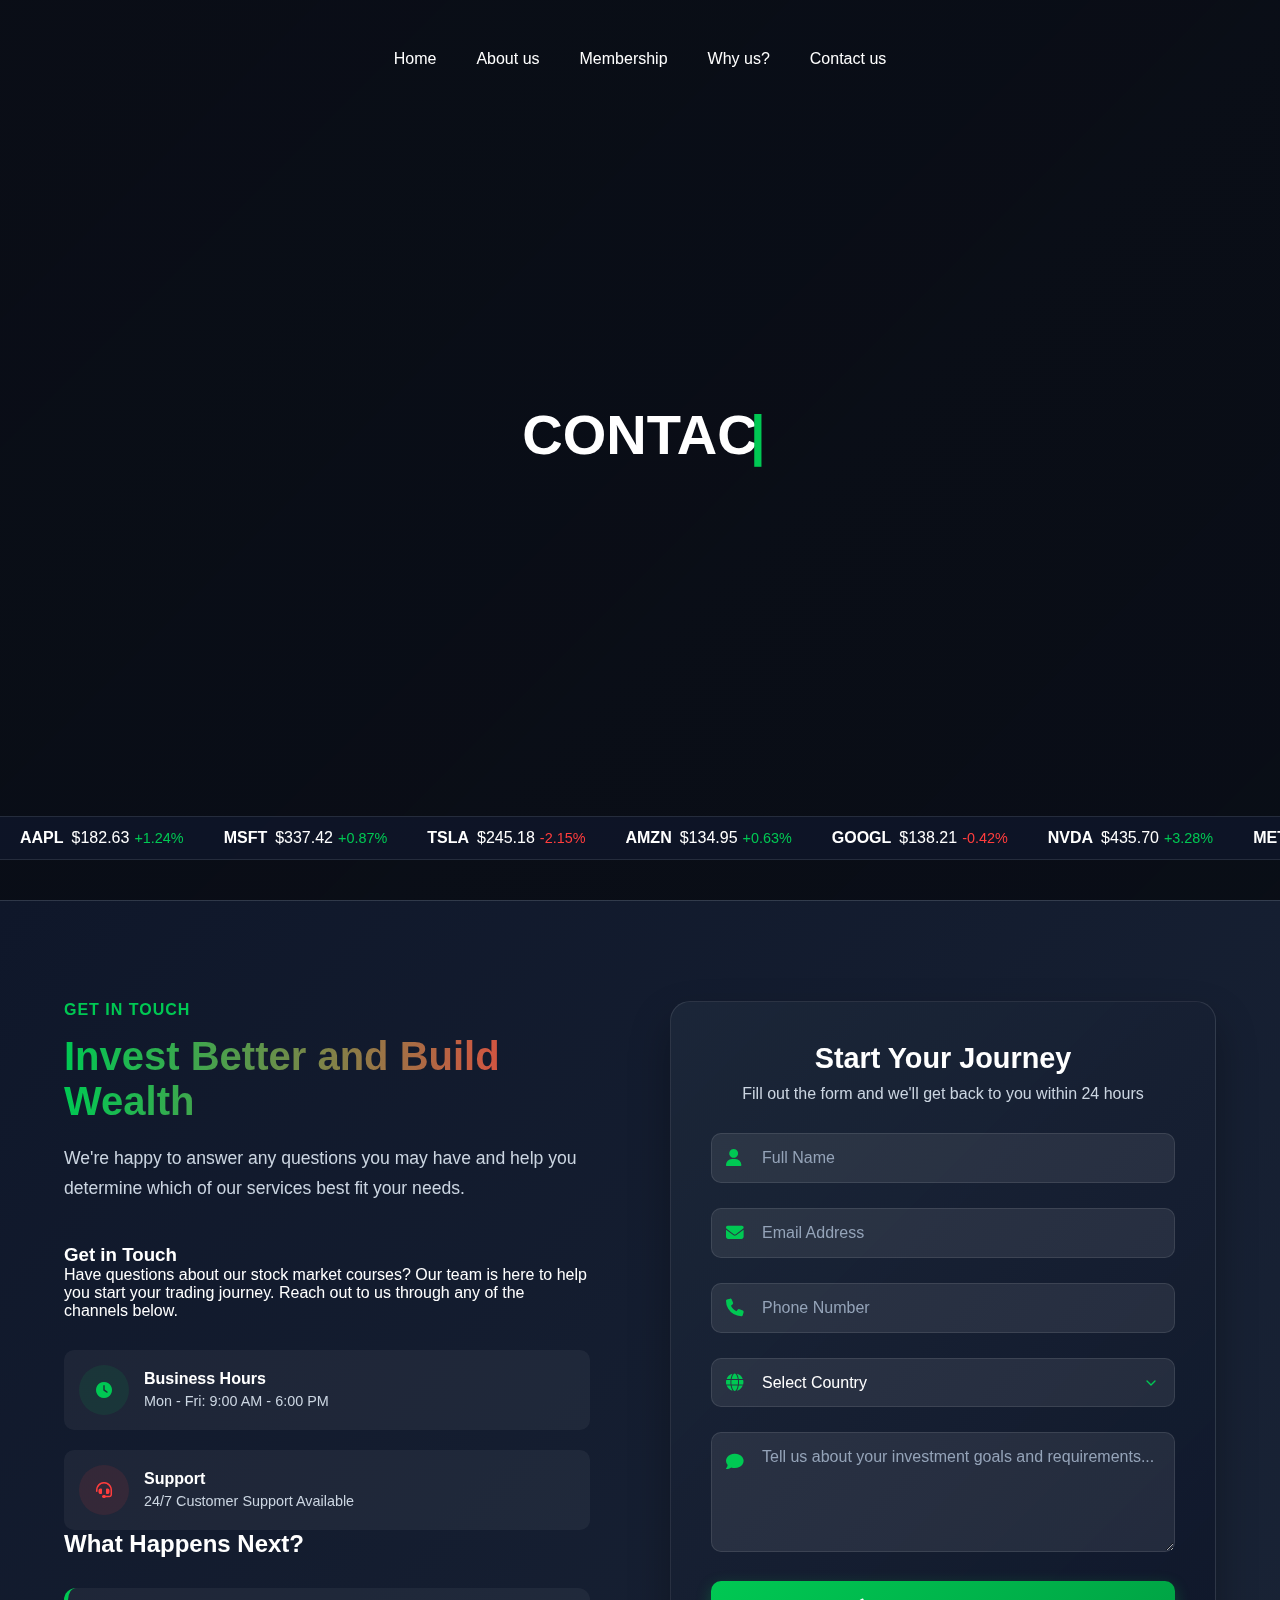
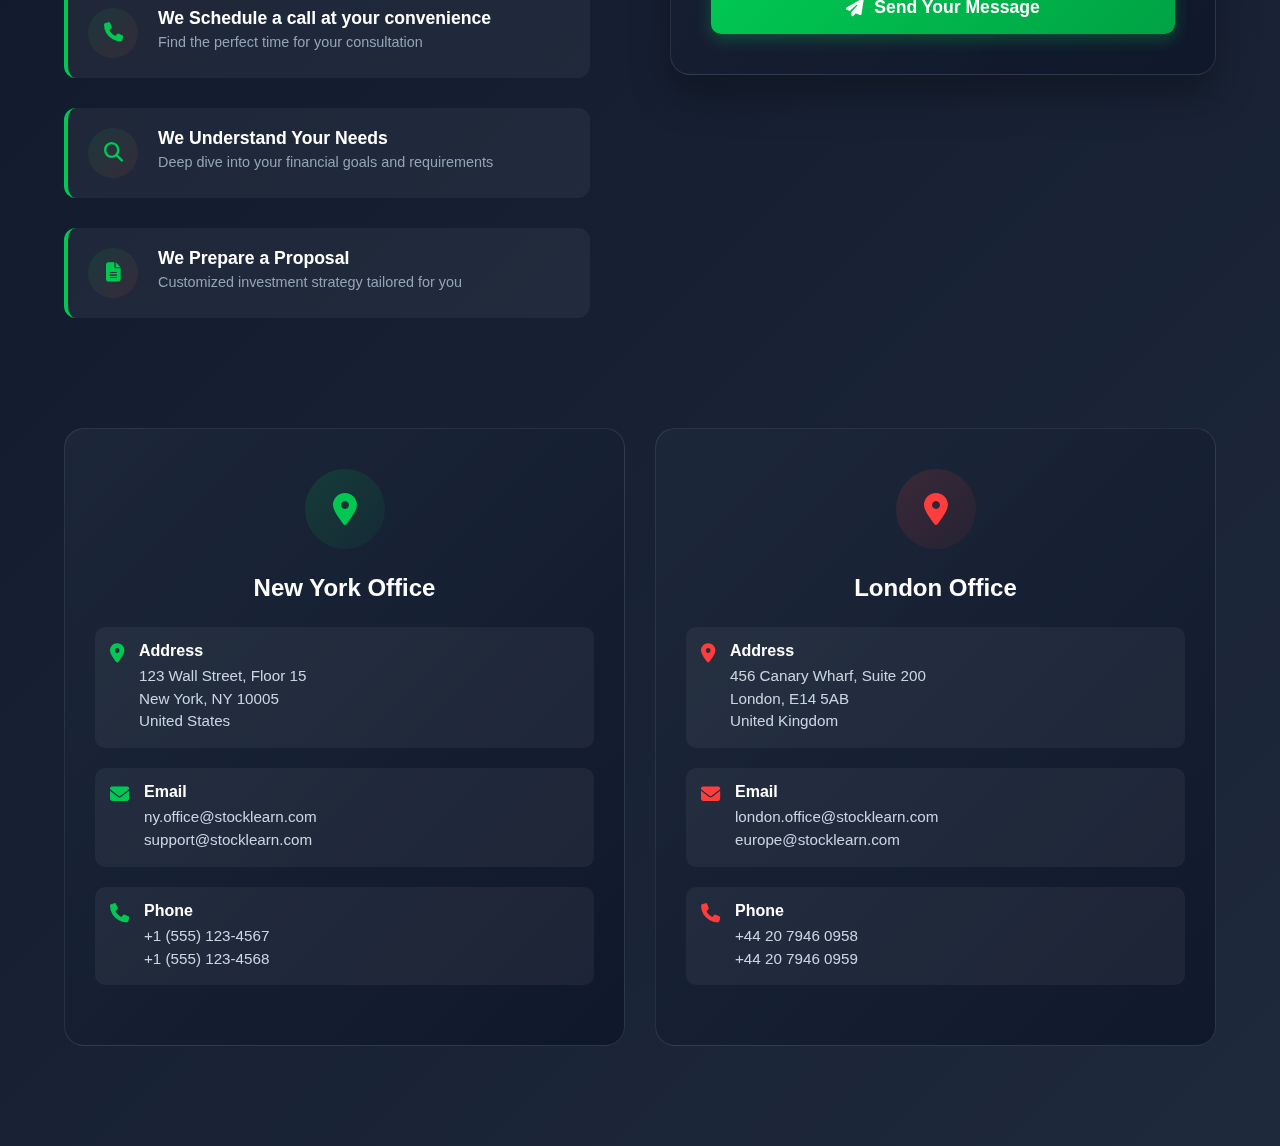
<file: Contactus.html>
<!DOCTYPE html>
<html lang="en">
<head>
    <meta charset="UTF-8">
    <meta name="viewport" content="width=device-width, initial-scale=1.0">
    <title>Document</title>
    <link rel="stylesheet" href="https://cdnjs.cloudflare.com/ajax/libs/font-awesome/6.4.0/css/all.min.css">
    <link rel="stylesheet" href="CONStyle.css">
</head>
<body>
    <video class="herovideo" autoplay muted loop>
        <source src="https://assets.mixkit.co/videos/47012/47012-720.mp4" type="video/mp4">
        Your browser does not support the video tag.
    </video>

    <div class="overlay"></div>

   

    <header class="head">
        <ul>
            <li class="lists"><a href="index.html" style="text-decoration: none; color: white;">Home</a></li>
            <li class="lists"><a href="About.html" style="text-decoration: none; color: white;">About us</a></li>
            <li class="lists"><a href="membership.html" style="text-decoration: none; color: white;">Membership</a></li>
            <li class="lists"><a href="whyus.html" style="text-decoration: none; color: white;">Why us?</a></li>
            <li class="lists"><a href="Contactus.html" style="text-decoration: none; color: white;">Contact us</a></li>
        </ul>
    </header>

    <div class="maintitle">
        <h1>

            <span class="static-text"></span>
            <span class="typing-text" id="typing-element"></span>
        </h1>
    </div>

    <div class="ticker-container">
        <div class="ticker">
            <div class="ticker-item">
                <span class="stock-symbol">AAPL</span>
                <span class="stock-price">$182.63</span>
                <span class="stock-change positive">+1.24%</span>
            </div>
            <div class="ticker-item">
                <span class="stock-symbol">MSFT</span>
                <span class="stock-price">$337.42</span>
                <span class="stock-change positive">+0.87%</span>
            </div>
            <div class="ticker-item">
                <span class="stock-symbol">TSLA</span>
                <span class="stock-price">$245.18</span>
                <span class="stock-change negative">-2.15%</span>
            </div>
            <div class="ticker-item">
                <span class="stock-symbol">AMZN</span>
                <span class="stock-price">$134.95</span>
                <span class="stock-change positive">+0.63%</span>
            </div>
            <div class="ticker-item">
                <span class="stock-symbol">GOOGL</span>
                <span class="stock-price">$138.21</span>
                <span class="stock-change negative">-0.42%</span>
            </div>
            <div class="ticker-item">
                <span class="stock-symbol">NVDA</span>
                <span class="stock-price">$435.70</span>
                <span class="stock-change positive">+3.28%</span>
            </div>
            <div class="ticker-item">
                <span class="stock-symbol">META</span>
                <span class="stock-price">$312.65</span>
                <span class="stock-change positive">+1.75%</span>
            </div>
            <div class="ticker-item">
                <span class="stock-symbol">BTC</span>
                <span class="stock-price">$42,380</span>
                <span class="stock-change positive">+2.45%</span>
            </div>
        </div>
    </div>

    <section class="formsection">
        <div class="form-container">
            <div class="msg">
                <h5>GET IN TOUCH</h5>
                <h2>Invest Better and Build Wealth</h2>
                <p>We're happy to answer any questions you may have and help you determine which of our services best fit your needs.</p>

                <div class="contact-info-side">
                    <h3>Get in Touch</h3>
                    <p>Have questions about our stock market courses? Our team is here to help you start your trading journey. Reach out to us through any of the channels below.</p>

                    <div class="contact-features">
                        <div class="contact-feature">
                            <div class="feature-icon">
                                <i class="fas fa-clock"></i>
                            </div>
                            <div class="feature-content">
                                <h4>Business Hours</h4>
                                <p>Mon - Fri: 9:00 AM - 6:00 PM</p>
                            </div>
                        </div>
                        <div class="contact-feature">
                            <div class="feature-icon">
                                <i class="fas fa-headset"></i>
                            </div>
                            <div class="feature-content">
                                <h4>Support</h4>
                                <p>24/7 Customer Support Available</p>
                            </div>
                        </div>
                    </div>
                </div>

                <div class="process">
                    <h3>What Happens Next?</h3>
                    <ul>
                        <li>
                            <div class="step-icon">
                                <i class="fas fa-phone"></i>
                            </div>
                            <div class="step-content">
                                <h4>We Schedule a call at your convenience</h4>
                                <p>Find the perfect time for your consultation</p>
                            </div>
                        </li>
                        <li>
                            <div class="step-icon">
                                <i class="fas fa-search"></i>
                            </div>
                            <div class="step-content">
                                <h4>We Understand Your Needs</h4>
                                <p>Deep dive into your financial goals and requirements</p>
                            </div>
                        </li>
                        <li>
                            <div class="step-icon">
                                <i class="fas fa-file-alt"></i>
                            </div>
                            <div class="step-content">
                                <h4>We Prepare a Proposal</h4>
                                <p>Customized investment strategy tailored for you</p>
                            </div>
                        </li>
                    </ul>
                </div>
            </div>

            <div class="form">
                <div class="form-header">
                    <h3>Start Your Journey</h3>
                    <p>Fill out the form and we'll get back to you within 24 hours</p>
                </div>

                <form>
                    <div class="form-group">
                        <div class="input-icon">
                            <i class="fas fa-user"></i>
                        </div>
                        <input type="text" placeholder="Full Name" required>
                    </div>

                    <div class="form-group">
                        <div class="input-icon">
                            <i class="fas fa-envelope"></i>
                        </div>
                        <input type="email" placeholder="Email Address" required>
                    </div>

                    <div class="form-group">
                        <div class="input-icon">
                            <i class="fas fa-phone"></i>
                        </div>
                        <input type="tel" placeholder="Phone Number" required>
                    </div>

                     <div class="form-group">
                        <div class="input-icon">
                            <i class="fas fa-globe"></i>
                        </div>
                        <select required>
                            <option value="" disabled selected style="color: black;">Select Country</option>
                            <option value="india" style="color: black;">India</option>
                            <option value="usa" style="color: black;">United States</option>
                            <option value="uk" style="color: black;">United Kingdom</option>
                            <option value="uae" style="color: black;">UAE</option>
                            <option value="singapore" style="color: black;">Singapore</option>
                            <option value="other" style="color: black;">Other</option>
                        </select>
                    </div>

                    <div class="form-group full-width">
                        <div class="input-icon">
                            <i class="fas fa-comment"></i>
                        </div>
                        <textarea placeholder="Tell us about your investment goals and requirements..." rows="4" required></textarea>
                    </div>

                    <button type="submit" class="submit-btn">
                        <i class="fas fa-paper-plane"></i>
                        Send Your Message
                    </button>
                </form>
            </div>
        </div>

  
        <div class="contact-cards">

            <div class="contact-card">
                <div class="card-glow"></div>
                <div class="contact-icon">
                    <i class="fas fa-map-marker-alt"></i>
                </div>
                <h3>New York Office</h3>
                <div class="contact-info">
                    <div class="contact-item">
                        <i class="fas fa-map-marker-alt"></i>
                        <div class="contact-details">
                            <h4>Address</h4>
                            <p>123 Wall Street, Floor 15<br>New York, NY 10005<br>United States</p>
                        </div>
                    </div>
                    <div class="contact-item">
                        <i class="fas fa-envelope"></i>
                        <div class="contact-details">
                            <h4>Email</h4>
                            <p>ny.office@stocklearn.com<br>support@stocklearn.com</p>
                        </div>
                    </div>
                    <div class="contact-item">
                        <i class="fas fa-phone"></i>
                        <div class="contact-details">
                            <h4>Phone</h4>
                            <p>+1 (555) 123-4567<br>+1 (555) 123-4568</p>
                        </div>
                    </div>
                </div>
            </div>

            <div class="contact-card">
                <div class="card-glow"></div>
                <div class="contact-icon">
                    <i class="fas fa-map-marker-alt"></i>
                </div>
                <h3>London Office</h3>
                <div class="contact-info">
                    <div class="contact-item">
                        <i class="fas fa-map-marker-alt"></i>
                        <div class="contact-details">
                            <h4>Address</h4>
                            <p>456 Canary Wharf, Suite 200<br>London, E14 5AB<br>United Kingdom</p>
                        </div>
                    </div>
                    <div class="contact-item">
                        <i class="fas fa-envelope"></i>
                        <div class="contact-details">
                            <h4>Email</h4>
                            <p>london.office@stocklearn.com<br>europe@stocklearn.com</p>
                        </div>
                    </div>
                    <div class="contact-item">
                        <i class="fas fa-phone"></i>
                        <div class="contact-details">
                            <h4>Phone</h4>
                            <p>+44 20 7946 0958<br>+44 20 7946 0959</p>
                        </div>
                    </div>
                </div>
            </div>
        </div>
    </section>

    <script src="CONScript.js"></script>
</body>
</html>
</file>
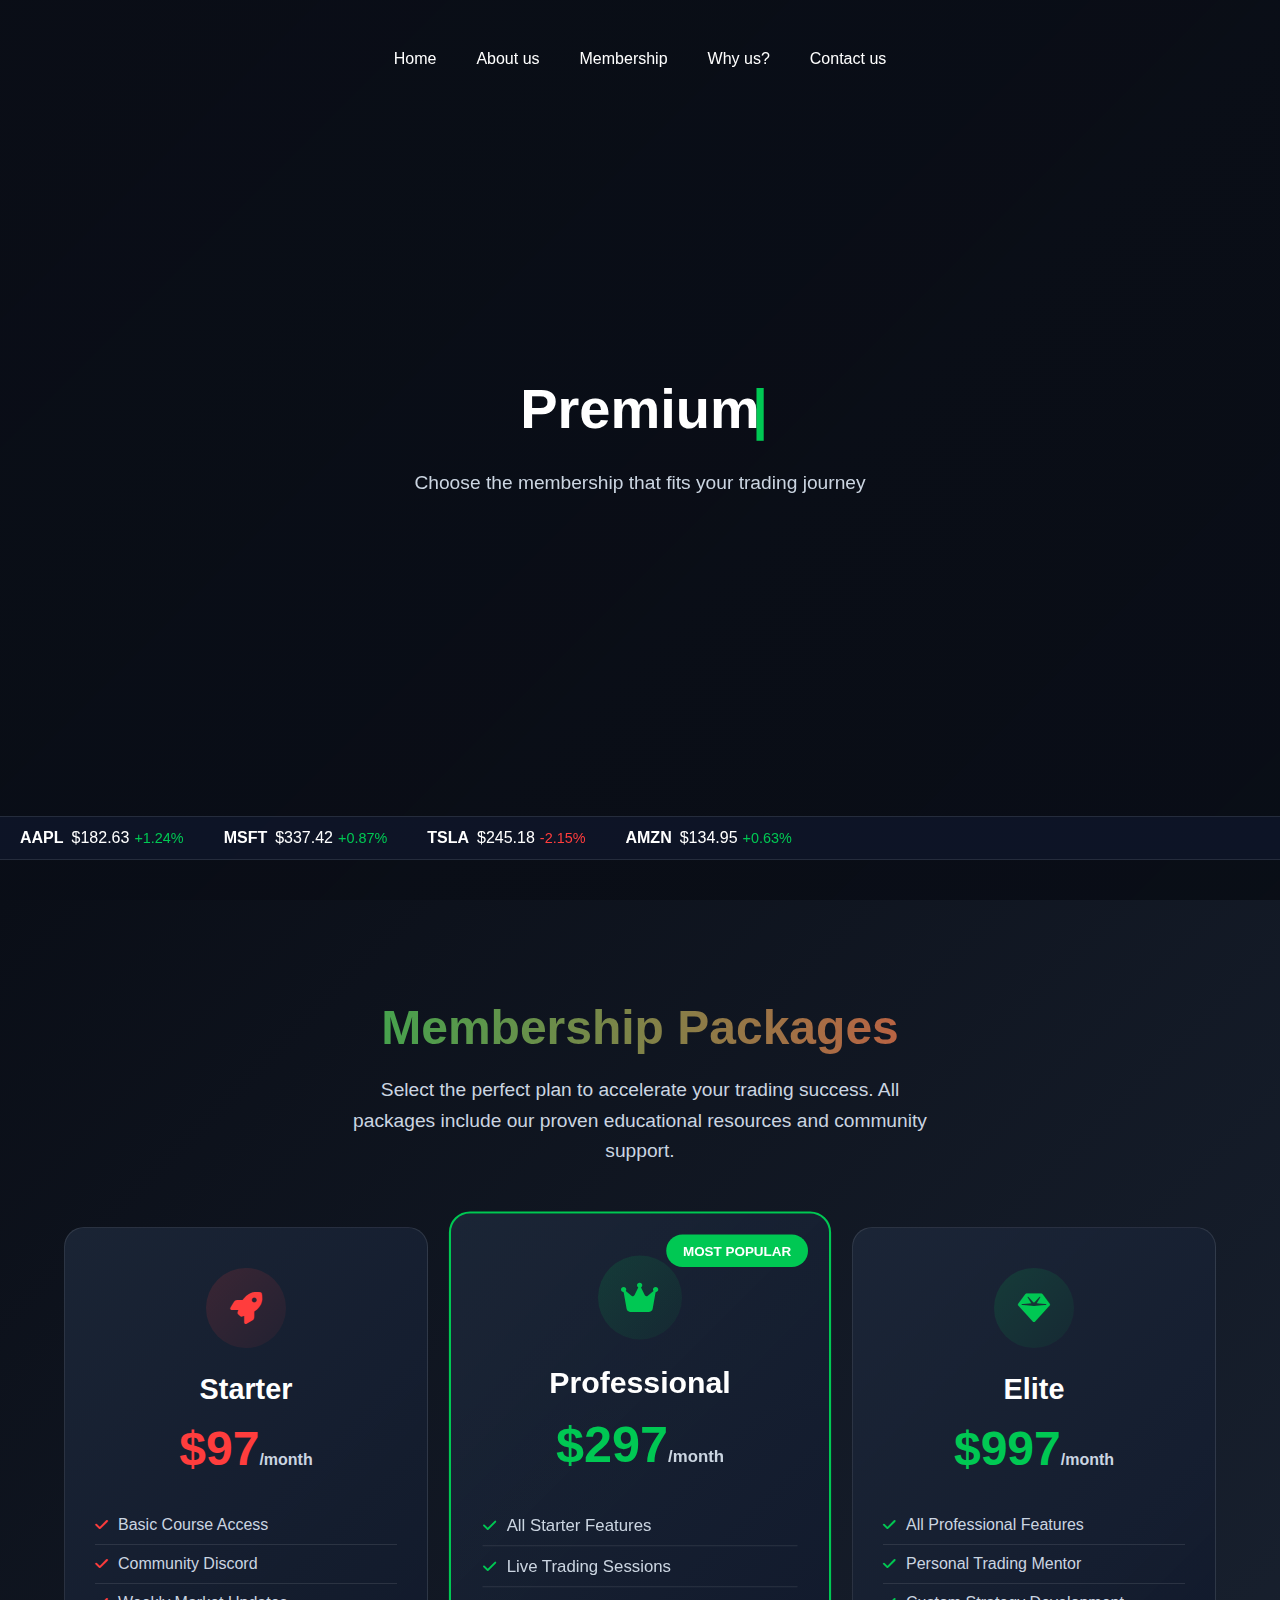
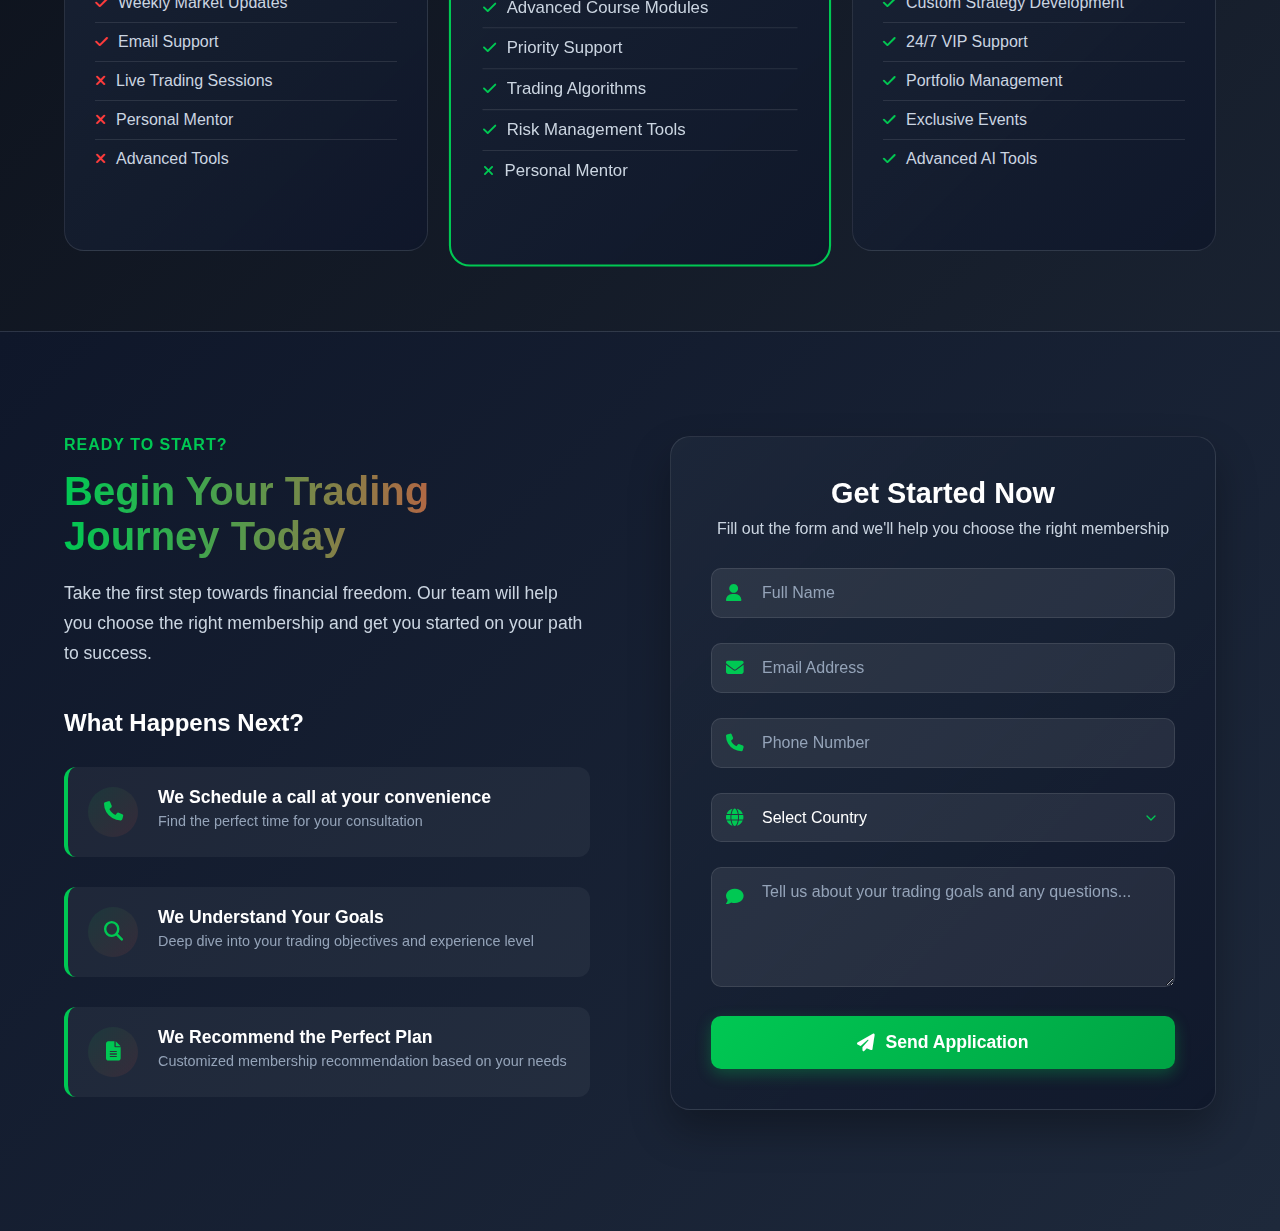
<file: membership.html>
<!DOCTYPE html>
<html lang="en">
<head>
    <meta charset="UTF-8">
    <meta name="viewport" content="width=device-width, initial-scale=1.0">
    <title>Membership - Stock Trading Academy</title>
    <link rel="stylesheet" href="https://cdnjs.cloudflare.com/ajax/libs/font-awesome/6.4.0/css/all.min.css">
    <link rel="stylesheet" href="membership.css">
</head>
<body>
    <video class="herovideo" autoplay muted loop>
        <source src="https://assets.mixkit.co/videos/47012/47012-720.mp4" type="video/mp4">
        Your browser does not support the video tag.
    </video>

    <div class="overlay"></div>

    <div class="candles-container">
        <div class="candle"></div>
        <div class="candle red"></div>
        <div class="candle"></div>
        <div class="candle red"></div>
        <div class="candle"></div>
        <div class="candle red"></div>
        <div class="candle"></div>
        <div class="candle red"></div>
        <div class="candle"></div>
    </div>

    <header class="head">
       <ul>
            <li class="lists"><a href="index.html" style="text-decoration: none; color: white;">Home</a></li>
            <li class="lists"><a href="About.html" style="text-decoration: none; color: white;">About us</a></li>
            <li class="lists"><a href="membership.html" style="text-decoration: none; color: white;">Membership</a></li>
            <li class="lists"><a href="whyus.html" style="text-decoration: none; color: white;">Why us?</a></li>
            <li class="lists"><a href="Contactus.html" style="text-decoration: none; color: white;">Contact us</a></li>
        </ul>
    </header>

    <div class="maintitle">
        <h1>
            <span class="static-text">Premium </span>
            <span class="typing-text" id="typing-element"></span>
        </h1>
        <p style="font-size: 1.2rem; color: #cbd5e1; margin-bottom: 30px;">
            Choose the membership that fits your trading journey
        </p>
    </div>

    <div class="ticker-container">
        <div class="ticker">
            <div class="ticker-item">
                <span class="stock-symbol">AAPL</span>
                <span class="stock-price">$182.63</span>
                <span class="stock-change positive">+1.24%</span>
            </div>
            <div class="ticker-item">
                <span class="stock-symbol">MSFT</span>
                <span class="stock-price">$337.42</span>
                <span class="stock-change positive">+0.87%</span>
            </div>
            <div class="ticker-item">
                <span class="stock-symbol">TSLA</span>
                <span class="stock-price">$245.18</span>
                <span class="stock-change negative">-2.15%</span>
            </div>
            <div class="ticker-item">
                <span class="stock-symbol">AMZN</span>
                <span class="stock-price">$134.95</span>
                <span class="stock-change positive">+0.63%</span>
            </div>
        </div>
    </div>


    <section class="packages-section">
        <div class="packages-container">
            <div class="section-header">
                <h2>Membership Packages</h2>
                <p>Select the perfect plan to accelerate your trading success. All packages include our proven educational resources and community support.</p>
            </div>

            <div class="packages-grid">
           
                <div class="package-card">
                    <div class="package-icon">
                        <i class="fas fa-rocket"></i>
                    </div>
                    <h3>Starter</h3>
                    <div class="package-price">$97<span class="package-period">/month</span></div>
                    <ul class="package-features">
                        <li><i class="fas fa-check"></i> Basic Course Access</li>
                        <li><i class="fas fa-check"></i> Community Discord</li>
                        <li><i class="fas fa-check"></i> Weekly Market Updates</li>
                        <li><i class="fas fa-check"></i> Email Support</li>
                        <li><i class="fas fa-times"></i> Live Trading Sessions</li>
                        <li><i class="fas fa-times"></i> Personal Mentor</li>
                        <li><i class="fas fa-times"></i> Advanced Tools</li>
                    </ul>
                </div>

                <div class="package-card popular">
                    <div class="popular-badge">MOST POPULAR</div>
                    <div class="package-icon">
                        <i class="fas fa-crown"></i>
                    </div>
                    <h3>Professional</h3>
                    <div class="package-price">$297<span class="package-period">/month</span></div>
                    <ul class="package-features">
                        <li><i class="fas fa-check"></i> All Starter Features</li>
                        <li><i class="fas fa-check"></i> Live Trading Sessions</li>
                        <li><i class="fas fa-check"></i> Advanced Course Modules</li>
                        <li><i class="fas fa-check"></i> Priority Support</li>
                        <li><i class="fas fa-check"></i> Trading Algorithms</li>
                        <li><i class="fas fa-check"></i> Risk Management Tools</li>
                        <li><i class="fas fa-times"></i> Personal Mentor</li>
                    </ul>
                </div>

               
                <div class="package-card">
                    <div class="package-icon">
                        <i class="fas fa-gem"></i>
                    </div>
                    <h3>Elite</h3>
                    <div class="package-price">$997<span class="package-period">/month</span></div>
                    <ul class="package-features">
                        <li><i class="fas fa-check"></i> All Professional Features</li>
                        <li><i class="fas fa-check"></i> Personal Trading Mentor</li>
                        <li><i class="fas fa-check"></i> Custom Strategy Development</li>
                        <li><i class="fas fa-check"></i> 24/7 VIP Support</li>
                        <li><i class="fas fa-check"></i> Portfolio Management</li>
                        <li><i class="fas fa-check"></i> Exclusive Events</li>
                        <li><i class="fas fa-check"></i> Advanced AI Tools</li>
                    </ul>
                </div>
            </div>
        </div>
    </section>


    <section class="formsection">
        <div class="form-container">
            <div class="msg">
                <h5>READY TO START?</h5>
                <h2>Begin Your Trading Journey Today</h2>
                <p>Take the first step towards financial freedom. Our team will help you choose the right membership and get you started on your path to success.</p>

                <div class="process">
                    <h3>What Happens Next?</h3>
                    <ul>
                        <li>
                            <div class="step-icon">
                                <i class="fas fa-phone"></i>
                            </div>
                            <div class="step-content">
                                <h4>We Schedule a call at your convenience</h4>
                                <p>Find the perfect time for your consultation</p>
                            </div>
                        </li>
                        <li>
                            <div class="step-icon">
                                <i class="fas fa-search"></i>
                            </div>
                            <div class="step-content">
                                <h4>We Understand Your Goals</h4>
                                <p>Deep dive into your trading objectives and experience level</p>
                            </div>
                        </li>
                        <li>
                            <div class="step-icon">
                                <i class="fas fa-file-alt"></i>
                            </div>
                            <div class="step-content">
                                <h4>We Recommend the Perfect Plan</h4>
                                <p>Customized membership recommendation based on your needs</p>
                            </div>
                        </li>
                    </ul>
                </div>
            </div>

            <div class="form">
                <div class="form-header">
                    <h3>Get Started Now</h3>
                    <p>Fill out the form and we'll help you choose the right membership</p>
                </div>

                <form>
                    <div class="form-group">
                        <div class="input-icon">
                            <i class="fas fa-user"></i>
                        </div>
                        <input type="text" placeholder="Full Name" required>
                    </div>

                    <div class="form-group">
                        <div class="input-icon">
                            <i class="fas fa-envelope"></i>
                        </div>
                        <input type="email" placeholder="Email Address" required>
                    </div>

                    <div class="form-group">
                        <div class="input-icon">
                            <i class="fas fa-phone"></i>
                        </div>
                        <input type="tel" placeholder="Phone Number" required>
                    </div>

                     <div class="form-group">
                        <div class="input-icon">
                            <i class="fas fa-globe"></i>
                        </div>
                        <select required>
                            <option value="" disabled selected style="color: black;">Select Country</option>
                            <option value="india" style="color: black;">India</option>
                            <option value="usa" style="color: black;">United States</option>
                            <option value="uk" style="color: black;">United Kingdom</option>
                            <option value="uae" style="color: black;">UAE</option>
                            <option value="singapore" style="color: black;">Singapore</option>
                            <option value="other" style="color: black;">Other</option>
                        </select>
                    </div>

                    <div class="form-group full-width">
                        <div class="input-icon">
                            <i class="fas fa-comment"></i>
                        </div>
                        <textarea placeholder="Tell us about your trading goals and any questions..." rows="4" required></textarea>
                    </div>

                    <button type="submit" class="submit-btn">
                        <i class="fas fa-paper-plane"></i>
                        Send Application
                    </button>
                </form>
            </div>
        </div>
    </section>

    <script src="membership.js"></script>
</body>
</html>
</file>
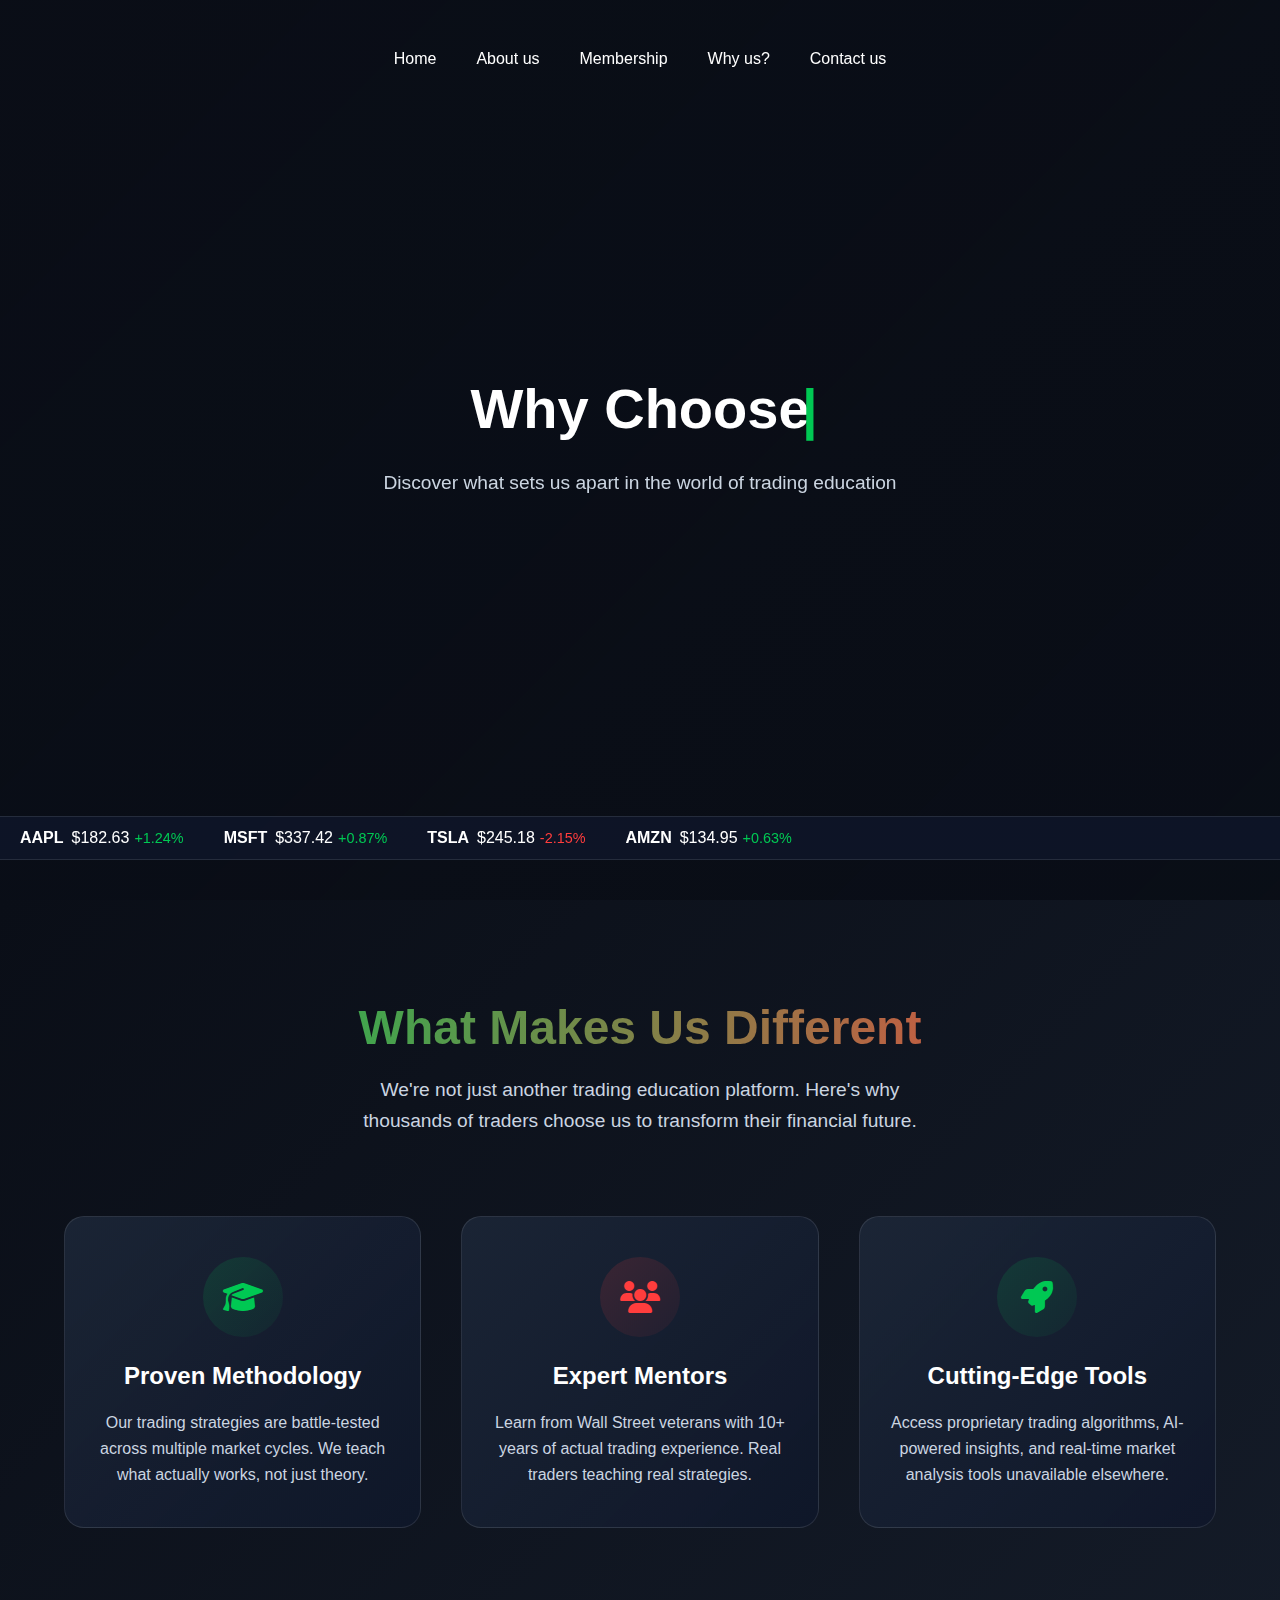
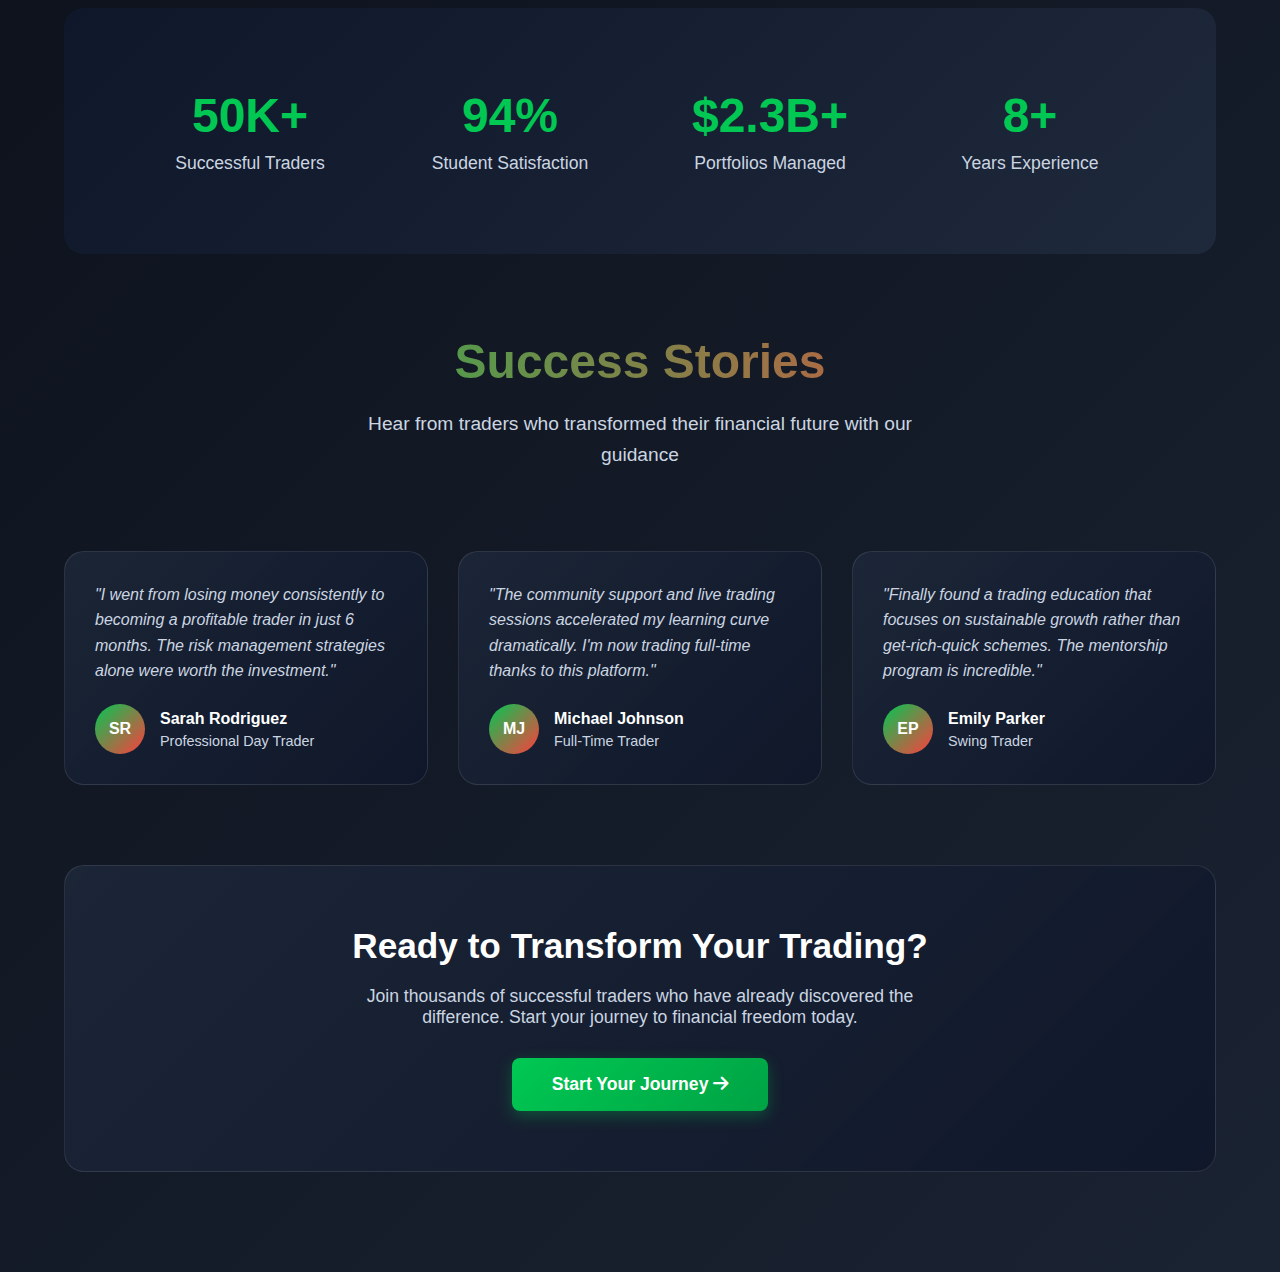
<file: whyus.html>
<!DOCTYPE html>
<html lang="en">
<head>
    <meta charset="UTF-8">
    <meta name="viewport" content="width=device-width, initial-scale=1.0">
    <title>Why Us? - Stock Trading Academy</title>
    <link rel="stylesheet" href="https://cdnjs.cloudflare.com/ajax/libs/font-awesome/6.4.0/css/all.min.css">
    <link rel="stylesheet" href="whyus.css">
</head>
<body>
    <video class="herovideo" autoplay muted loop>
        <source src="https://assets.mixkit.co/videos/47012/47012-720.mp4" type="video/mp4">
        Your browser does not support the video tag.
    </video>

    <div class="overlay"></div> 


    <div class="candles-container">
        <div class="candle"></div>
        <div class="candle red"></div>
        <div class="candle"></div>
        <div class="candle red"></div>
        <div class="candle"></div>
        <div class="candle red"></div>
        <div class="candle"></div>
        <div class="candle red"></div>
        <div class="candle"></div>
    </div>

    <header class="head">
        <ul>
            <li class="lists"><a href="index.html" style="text-decoration: none; color: white;">Home</a></li>
            <li class="lists"><a href="About.html" style="text-decoration: none; color: white;">About us</a></li>
            <li class="lists"><a href="membership.html" style="text-decoration: none; color: white;">Membership</a></li>
            <li class="lists"><a href="whyus.html" style="text-decoration: none; color: white;">Why us?</a></li>
            <li class="lists"><a href="Contactus.html" style="text-decoration: none; color: white;">Contact us</a></li>
        </ul>
    </header>

    <div class="maintitle">
        <h1>
            <span class="static-text">Why Choose </span>
            <span class="typing-text" id="typing-element"></span>
        </h1>
        <p style="font-size: 1.2rem; color: #cbd5e1; margin-bottom: 30px;">
            Discover what sets us apart in the world of trading education
        </p>
        
    </div>

    <div class="ticker-container">
        <div class="ticker">
            <div class="ticker-item">
                <span class="stock-symbol">AAPL</span>
                <span class="stock-price">$182.63</span>
                <span class="stock-change positive">+1.24%</span>
            </div>
            <div class="ticker-item">
                <span class="stock-symbol">MSFT</span>
                <span class="stock-price">$337.42</span>
                <span class="stock-change positive">+0.87%</span>
            </div>
            <div class="ticker-item">
                <span class="stock-symbol">TSLA</span>
                <span class="stock-price">$245.18</span>
                <span class="stock-change negative">-2.15%</span>
            </div>
            <div class="ticker-item">
                <span class="stock-symbol">AMZN</span>
                <span class="stock-price">$134.95</span>
                <span class="stock-change positive">+0.63%</span>
            </div>
        </div>
    </div>


    <section class="whyus-section">
        <div class="whyus-container">
            <div class="section-header">
                <h2>What Makes Us Different</h2>
                <p>We're not just another trading education platform. Here's why thousands of traders choose us to transform their financial future.</p>
            </div>

     
            <div class="features-grid">
                <div class="feature-card">
                    <div class="feature-icon">
                        <i class="fas fa-graduation-cap"></i>
                    </div>
                    <h3>Proven Methodology</h3>
                    <p>Our trading strategies are battle-tested across multiple market cycles. We teach what actually works, not just theory.</p>
                </div>

                <div class="feature-card">
                    <div class="feature-icon">
                        <i class="fas fa-users"></i>
                    </div>
                    <h3>Expert Mentors</h3>
                    <p>Learn from Wall Street veterans with 10+ years of actual trading experience. Real traders teaching real strategies.</p>
                </div>

                <div class="feature-card">
                    <div class="feature-icon">
                        <i class="fas fa-rocket"></i>
                    </div>
                    <h3>Cutting-Edge Tools</h3>
                    <p>Access proprietary trading algorithms, AI-powered insights, and real-time market analysis tools unavailable elsewhere.</p>
                </div>

                
            </div>

    
            <div class="stats-section">
                <div class="stats-grid">
                    <div class="stat-item">
                        <span class="stat-number">50K+</span>
                        <span class="stat-label">Successful Traders</span>
                    </div>
                    <div class="stat-item">
                        <span class="stat-number">94%</span>
                        <span class="stat-label">Student Satisfaction</span>
                    </div>
                    <div class="stat-item">
                        <span class="stat-number">$2.3B+</span>
                        <span class="stat-label">Portfolios Managed</span>
                    </div>
                    <div class="stat-item">
                        <span class="stat-number">8+</span>
                        <span class="stat-label">Years Experience</span>
                    </div>
                </div>
            </div>

    
            <div class="testimonials-section">
                <div class="section-header">
                    <h2>Success Stories</h2>
                    <p>Hear from traders who transformed their financial future with our guidance</p>
                </div>

                <div class="testimonials-grid">
                    <div class="testimonial-card">
                        <div class="testimonial-text">
                            "I went from losing money consistently to becoming a profitable trader in just 6 months. The risk management strategies alone were worth the investment."
                        </div>
                        <div class="testimonial-author">
                            <div class="author-avatar">SR</div>
                            <div class="author-info">
                                <h4>Sarah Rodriguez</h4>
                                <p>Professional Day Trader</p>
                            </div>
                        </div>
                    </div>

                    <div class="testimonial-card">
                        <div class="testimonial-text">
                            "The community support and live trading sessions accelerated my learning curve dramatically. I'm now trading full-time thanks to this platform."
                        </div>
                        <div class="testimonial-author">
                            <div class="author-avatar">MJ</div>
                            <div class="author-info">
                                <h4>Michael Johnson</h4>
                                <p>Full-Time Trader</p>
                            </div>
                        </div>
                    </div>

                    <div class="testimonial-card">
                        <div class="testimonial-text">
                            "Finally found a trading education that focuses on sustainable growth rather than get-rich-quick schemes. The mentorship program is incredible."
                        </div>
                        <div class="testimonial-author">
                            <div class="author-avatar">EP</div>
                            <div class="author-info">
                                <h4>Emily Parker</h4>
                                <p>Swing Trader</p>
                            </div>
                        </div>
                    </div>
                </div>
            </div>

       
            <div class="cta-section">
                <h3>Ready to Transform Your Trading?</h3>
                <p>Join thousands of successful traders who have already discovered the difference. Start your journey to financial freedom today.</p>
                <button class="discover-btn">
                    <a href="membership.html" style="text-decoration: none; color: white;">Start Your Journey</a>
                     <i class="fas fa-arrow-right"></i>
                </button>
            </div>
        </div>
    </section>

    <script>
        document.addEventListener('DOMContentLoaded', function() {
            const typingText = document.querySelector('.typing-text');
            const text = 'Us?';
            let index = 0;
            
            function type() {
                if (index < text.length) {
                    typingText.textContent += text.charAt(index);
                    index++;
                    setTimeout(type, 150);
                }
            }
            
            setTimeout(type, 1000);
        });
    </script>
</body>
</html>
</file>
<file: style.css>
* {
    margin: 0;
    padding: 0;
    box-sizing: border-box;
    font-family: 'Segoe UI', Tahoma, Geneva, Verdana, sans-serif;
}

:root {
    --green: #00c853;
    --green-dark: #00a344;
    --red: #ff3d3d;
    --red-dark: #e03535;
    --dark: #0a0e17;
    --dark-light: #1a2332;
    --text: #ffffff;
    --text-light: #cbd5e1;
}

body {
    background-color: var(--dark);
    color: var(--text);
    overflow-x: hidden;
}

/* Video Background */
.herovideo {
    position: fixed;
    left: 0;
    top: 0;
    width: 100%;
    height: 100%;
    object-fit: cover;
    z-index: -1;
    opacity: 0.7;
}

/* Overlay */
.overlay {
    position: fixed;
    top: 0;
    left: 0;
    width: 100%;
    height: 100%;
    background: linear-gradient(135deg, rgba(10, 14, 23, 0.9) 0%, rgba(10, 14, 23, 0.7) 100%);
    z-index: -1;
}

/* Header */
.head {
    position: absolute;
    top: 40px;
    left: 0;
    width: 100%;
    padding: 0 7%;
    z-index: 100;
}

.head ul {
    display: flex;
    list-style: none;
    justify-content: center;
    gap: 40px;
}

.lists {
    color: var(--text);
    font-weight: 500;
    cursor: pointer;
    padding: 10px 0;
    position: relative;
    transition: color 0.3s;
}

.lists:hover {
    color: var(--green);
}

.lists::after {
    content: '';
    position: absolute;
    bottom: 0;
    left: 0;
    width: 0;
    height: 2px;
    background: var(--green);
    transition: width 0.3s;
}

.lists:hover::after {
    width: 100%;
}

/* Main Content */
.maintitle {
    width: 80%;
    position: absolute;
    top: 50%;
    left: 50%;
    transform: translate(-50%, -50%);
    color: white;
    text-align: center;
}

h1 {
    font-size: 3.5rem;
    line-height: 1.2;
    margin-bottom: 30px;
    font-weight: 700;
}

.static-text {
    display: inline;
}

.typing-text {
    display: inline;
    position: relative;
}

.typing-text::after {
    content: '|';
    position: absolute;
    right: -8px;
    animation: blink 1s infinite;
    color: var(--green);
}

.typed-cursor {
    display: none;
}

.typed-cursor {
    opacity: 1;
    animation: blink 1s infinite;
}

@keyframes blink {
    0% {
        opacity: 1;
    }

    50% {
        opacity: 0;
    }

    100% {
        opacity: 1;
    }
}

/* Button */
.discover-btn {
    background: linear-gradient(135deg, var(--green) 0%, var(--green-dark) 100%);
    color: white;
    border: none;
    padding: 16px 40px;
    font-size: 1.1rem;
    font-weight: 600;
    border-radius: 8px;
    cursor: pointer;
    transition: all 0.3s ease;
    box-shadow: 0 5px 15px rgba(0, 200, 83, 0.3);
    position: relative;
    overflow: hidden;
}

.discover-btn:hover {
    transform: translateY(-3px);
    box-shadow: 0 10px 25px rgba(0, 200, 83, 0.4);
    background: linear-gradient(135deg, var(--green-dark) 0%, var(--green) 100%);
}

.discover-btn:active {
    transform: translateY(-1px);
}

.discover-btn::after {
    content: '';
    position: absolute;
    top: 0;
    left: -100%;
    width: 100%;
    height: 100%;
    background: linear-gradient(90deg, transparent, rgba(255, 255, 255, 0.2), transparent);
    transition: left 0.5s;
}

.discover-btn:hover::after {
    left: 100%;
}

/* Stock Ticker */
.ticker-container {
    position: absolute;
    bottom: 40px;
    left: 0;
    width: 100%;
    background: rgba(15, 23, 42, 0.8);
    padding: 12px 0;
    border-top: 1px solid rgba(255, 255, 255, 0.1);
    border-bottom: 1px solid rgba(255, 255, 255, 0.1);
    overflow: hidden;
}

.ticker {
    display: flex;
    animation: ticker-scroll 40s linear infinite;
}

.ticker-item {
    display: flex;
    align-items: center;
    padding: 0 20px;
    white-space: nowrap;
}

.stock-symbol {
    font-weight: 700;
    margin-right: 8px;
}

.stock-price {
    margin-right: 5px;
}

.stock-change {
    font-size: 0.9rem;
}

.positive {
    color: var(--green);
}

.negative {
    color: var(--red);
}

/* Candlestick Animation */
.candles-container {
    position: absolute;
    top: 0;
    left: 0;
    width: 100%;
    height: 100%;
    pointer-events: none;
    z-index: -1;
    opacity: 0.1;
}

.candle {
    position: absolute;
    width: 8px;
    background: var(--green);
    border-radius: 2px;
    animation: candle-float 15s infinite linear;
}

.candle.red {
    background: var(--red);
}

.candle:nth-child(1) {
    left: 10%;
    height: 40px;
    animation-delay: 0s;
}

.candle:nth-child(2) {
    left: 20%;
    height: 60px;
    animation-delay: -2s;
}

.candle:nth-child(3) {
    left: 30%;
    height: 30px;
    animation-delay: -4s;
}

.candle:nth-child(4) {
    left: 40%;
    height: 70px;
    animation-delay: -6s;
}

.candle:nth-child(5) {
    left: 50%;
    height: 50px;
    animation-delay: -8s;
}

.candle:nth-child(6) {
    left: 60%;
    height: 35px;
    animation-delay: -10s;
}

.candle:nth-child(7) {
    left: 70%;
    height: 65px;
    animation-delay: -12s;
}

.candle:nth-child(8) {
    left: 80%;
    height: 45px;
    animation-delay: -14s;
}

.candle:nth-child(9) {
    left: 90%;
    height: 55px;
    animation-delay: -16s;
}

/* Animations */
@keyframes ticker-scroll {
    0% {
        transform: translateX(100%);
    }

    100% {
        transform: translateX(-100%);
    }
}

@keyframes candle-float {
    0% {
        transform: translateY(100vh) rotate(0deg);
        opacity: 0;
    }

    10% {
        opacity: 1;
    }

    90% {
        opacity: 1;
    }

    100% {
        transform: translateY(-100px) rotate(360deg);
        opacity: 0;
    }
}

/* Learning Section */
.learning {
    position: absolute;
    top: 100vh;
    background: linear-gradient(135deg, #0a0e17 0%, #1a2332 100%);
    width: 100%;
    min-height: 100vh;
    display: flex;
    align-items: center;
    padding: 0 5%;
    border-top: 1px solid rgba(255, 255, 255, 0.1);
    padding-top: 10px;
}

.video2 {
    width: 50%;
    height: 500px;
    border-radius: 20px;
    position: relative;
    overflow: hidden;
    box-shadow: 0 20px 40px rgba(0, 0, 0, 0.3);
    border: 1px solid rgba(255, 255, 255, 0.1);
}

.video2 video {
    width: 100%;
    height: 100%;
    border-radius: 20px;
    object-fit: cover;
}

.video-overlay {
    position: absolute;
    top: 0;
    left: 0;
    width: 100%;
    height: 100%;
    background: linear-gradient(45deg, rgba(0, 200, 83, 0.1) 0%, rgba(255, 61, 61, 0.1) 100%);
    border-radius: 20px;
    display: flex;
    align-items: center;
    justify-content: center;
    opacity: 0;
    transition: all 0.3s ease;
}

.video2:hover .video-overlay {
    opacity: 1;
}

.play-btn {
    width: 80px;
    height: 80px;
    background: linear-gradient(135deg, #00c853 0%, #00a344 100%);
    border-radius: 50%;
    display: flex;
    align-items: center;
    justify-content: center;
    cursor: pointer;
    transition: all 0.3s ease;
    box-shadow: 0 10px 25px rgba(0, 200, 83, 0.3);
}

.play-btn:hover {
    transform: scale(1.1);
    box-shadow: 0 15px 30px rgba(0, 200, 83, 0.4);
}

.play-btn i {
    color: white;
    font-size: 1.8rem;
    margin-left: 5px;
}

.text {
    width: 50%;
    padding-right: 60px;
}

.text h1 {
    font-size: 3rem;
    margin-bottom: 25px;
    font-weight: 700;
    line-height: 1.2;
}

.text h1 .typing-text {
    background: linear-gradient(90deg, #00c853, #ff3d3d);
    -webkit-text-fill-color: transparent;
    position: relative;
}

.text h1 .typing-text::after {
    content: '|';
    position: absolute;
    right: -8px;
    animation: blink 1s infinite;
    color: #00c853;
}

.text p {
    font-size: 1.1rem;
    line-height: 1.7;
    color: #cbd5e1;
    margin-bottom: 40px;
}

.features-grid {
    display: grid;
    grid-template-columns: 1fr;
    gap: 10px;
    margin-bottom: 40px;
}

.feature {
    display: flex;
    align-items: flex-start;
    gap: 10px;
    padding: 20px;
    background: rgba(255, 255, 255, 0.05);
    border-radius: 12px;
    border-left: 4px solid #00c853;
    transition: all 0.3s ease;
}

.feature:hover {
    transform: translateX(10px);
    background: rgba(255, 255, 255, 0.08);
    border-left-color: #ff3d3d;
}

.feature-icon {
    width: 50px;
    height: 50px;
    background: rgba(0, 200, 83, 0.1);
    border-radius: 12px;
    display: flex;
    align-items: center;
    justify-content: center;
    flex-shrink: 0;
}

.feature-icon i {
    font-size: 1.3rem;
    color: #00c853;
}

.feature:hover .feature-icon {
    background: rgba(255, 61, 61, 0.1);
}

.feature:hover .feature-icon i {
    color: #ff3d3d;
}

.feature h3 {
    font-size: 1.2rem;
    margin-bottom: 8px;
    color: white;
}

.feature p {
    font-size: 0.95rem;
    margin-bottom: 0;
    color: #94a3b8;
}

.cta-btn {
    background: linear-gradient(135deg, #00c853 0%, #00a344 100%);
    color: white;
    border: none;
    padding: 16px 40px;
    font-size: 1.1rem;
    font-weight: 600;
    border-radius: 8px;
    cursor: pointer;
    transition: all 0.3s ease;
    box-shadow: 0 5px 15px rgba(0, 200, 83, 0.3);
    position: relative;
    overflow: hidden;
}

.cta-btn:hover {
    transform: translateY(-3px);
    box-shadow: 0 10px 25px rgba(0, 200, 83, 0.4);
    background: linear-gradient(135deg, #00a344 0%, #00c853 100%);
}

.cta-btn:active {
    transform: translateY(-1px);
}

.cta-btn::after {
    content: '';
    position: absolute;
    top: 0;
    left: -100%;
    width: 100%;
    height: 100%;
    background: linear-gradient(90deg, transparent, rgba(255, 255, 255, 0.2), transparent);
    transition: left 0.5s;
}

.cta-btn:hover::after {
    left: 100%;
}

/* About Us Section - Vertical Cards */
.aboutus {
    position: absolute;
    top: 200vh;
    background: linear-gradient(135deg, #0a0e17 0%, #1a2332 100%);
    width: 100%;
    min-height: 100vh;
    display: flex;
    flex-direction: column;
    align-items: center;
    padding: 100px 5%;
    border-top: 1px solid rgba(255, 255, 255, 0.1);
}

.aboutus > h3 {
    font-size: 1.2rem;
    color: #00c853;
    font-weight: 600;
    margin-bottom: 15px;
    letter-spacing: 1px;
    text-transform: uppercase;
}

.aboutus > h1 {
    font-size: 3rem;
    margin-bottom: 60px;
    font-weight: 700;
    text-align: center;
}

.cards-container {
    display: flex;
    flex-direction: column;
    justify-content: center;
    align-items: center;
    gap: 30px;
    width: 100%;
    max-width: 1200px;
}

.card {
    background: linear-gradient(135deg, rgba(30, 41, 59, 0.8) 0%, rgba(15, 23, 42, 0.9) 100%);
    border-radius: 20px;
    margin: 10px;
    padding: 40px 30px;
    width: 100%;
    max-width: 500px;
    position: relative;
    overflow: hidden;
    border: 1px solid rgba(255, 255, 255, 0.1);
    transition: all 0.4s ease;
    text-align: center;
    display: flex;
    flex-direction: column;
}

.card:hover {
    transform: translateY(-10px);
    box-shadow: 0 20px 40px rgba(0, 0, 0, 0.3);
}

.card:nth-child(1):hover {
    border-color: #00c853;
}

.card:nth-child(2):hover {
    border-color: #ff3d3d;
}

.card:nth-child(3):hover {
    border-color: #00c853;
}

.card-glow {
    position: absolute;
    top: 0;
    left: 0;
    width: 100%;
    height: 100%;
    border-radius: 20px;
    opacity: 0;
    transition: all 0.4s ease;
    pointer-events: none;
}

.card:nth-child(1):hover .card-glow {
    opacity: 1;
    box-shadow: 
        0 0 20px rgba(0, 200, 83, 0.3),
        inset 0 0 20px rgba(0, 200, 83, 0.1);
}

.card:nth-child(2):hover .card-glow {
    opacity: 1;
    box-shadow: 
        0 0 20px rgba(255, 61, 61, 0.3),
        inset 0 0 20px rgba(255, 61, 61, 0.1);
}

.card:nth-child(3):hover .card-glow {
    opacity: 1;
    box-shadow: 
        0 0 20px rgba(0, 200, 83, 0.3),
        inset 0 0 20px rgba(0, 200, 83, 0.1);
}

.card-icon {
    width: 70px;
    height: 70px;
    margin: 0 auto 25px;
    background: linear-gradient(135deg, rgba(0, 200, 83, 0.1) 0%, rgba(255, 61, 61, 0.1) 100%);
    border-radius: 50%;
    display: flex;
    align-items: center;
    justify-content: center;
    transition: all 0.4s ease;
}

.card:nth-child(1) .card-icon {
    background: linear-gradient(135deg, rgba(0, 200, 83, 0.15) 0%, rgba(0, 200, 83, 0.05) 100%);
}

.card:nth-child(2) .card-icon {
    background: linear-gradient(135deg, rgba(255, 61, 61, 0.15) 0%, rgba(255, 61, 61, 0.05) 100%);
}

.card:nth-child(3) .card-icon {
    background: linear-gradient(135deg, rgba(0, 200, 83, 0.15) 0%, rgba(0, 200, 83, 0.05) 100%);
}

.card:hover .card-icon {
    transform: scale(1.1);
}

.card-icon i {
    font-size: 1.8rem;
    transition: all 0.4s ease;
}

.card:nth-child(1) .card-icon i {
    color: #00c853;
}

.card:nth-child(2) .card-icon i {
    color: #ff3d3d;
}

.card:nth-child(3) .card-icon i {
    color: #00c853;
}

.card h3 {
    font-size: 1.4rem;
    margin-bottom: 20px;
    color: white;
    font-weight: 600;
}

.card p {
    font-size: 1rem;
    line-height: 1.7;
    color: #cbd5e1;
    flex-grow: 1;
    display: flex;
    align-items: center;
}

/* Floating animation for cards */
.card:nth-child(1) {
    animation: float 6s ease-in-out infinite;
}

.card:nth-child(2) {
    animation: float 6s ease-in-out infinite 2s;
}

.card:nth-child(3) {
    animation: float 6s ease-in-out infinite 4s;
}

@keyframes float {
    0% {
        transform: translateY(0px);
    }
    50% {
        transform: translateY(-8px);
    }
    100% {
        transform: translateY(0px);
    }
}

/* MDetails Section */
.mdetails {
    position: absolute;
    top: 320vh;
    background: linear-gradient(135deg, #0f172a 0%, #1e293b 100%);
    width: 100%;
    min-height: 100vh;
    display: flex;
    flex-direction: column;
    align-items: center;
    padding: 100px 5%;
    gap: 50px;
    border-top: 1px solid rgba(255, 255, 255, 0.1);
}

.card2 {
    background: linear-gradient(135deg, rgba(30, 41, 59, 0.8) 0%, rgba(15, 23, 42, 0.9) 100%);
    border-radius: 25px;
    overflow: hidden;
    width: 100%;
    max-width: 1000px;
    box-shadow: 0 20px 40px rgba(0, 0, 0, 0.3);
    border: 1px solid rgba(255, 255, 255, 0.1);
    transition: all 0.4s ease;
    position: relative;
    display: flex;
    flex-direction: column;
    align-items: center;
    padding: 40px;
}

.card2 .card-icon {
    width: 80px;
    height: 80px;
    background: linear-gradient(135deg, rgba(0, 200, 83, 0.15) 0%, rgba(255, 61, 61, 0.15) 100%);
    border-radius: 50%;
    display: flex;
    align-items: center;
    justify-content: center;
    margin-bottom: 25px;
}

.card2:nth-child(1) .card-icon {
    background: linear-gradient(135deg, rgba(0, 200, 83, 0.2) 0%, rgba(0, 200, 83, 0.1) 100%);
}

.card2:nth-child(2) .card-icon {
    background: linear-gradient(135deg, rgba(255, 61, 61, 0.2) 0%, rgba(255, 61, 61, 0.1) 100%);
}

.card2:nth-child(3) .card-icon {
    background: linear-gradient(135deg, rgba(0, 200, 83, 0.2) 0%, rgba(0, 200, 83, 0.1) 100%);
}

.card2 .card-icon i {
    font-size: 2rem;
    color: #00c853;
}

.card2:nth-child(2) .card-icon i {
    color: #ff3d3d;
}

.info {
    width: 100%;
    text-align: center;
}

.info h3 {
    font-size: 2.2rem;
    margin-bottom: 30px;
    color: white;
    font-weight: 700;
    background: linear-gradient(90deg, #00c853, #ff3d3d);
    -webkit-background-clip: text;
    -webkit-text-fill-color: transparent;
}

.feature-group {
    margin: 30px 0;
}

.feature-group h4 {
    font-size: 1.3rem;
    color: white;
    margin-bottom: 20px;
    font-weight: 600;
}

.info ul {
    list-style: none;
    text-align: left;
    max-width: 800px;
    margin: 0 auto;
}

.info li {
    font-size: 1.05rem;
    line-height: 1.6;
    color: #cbd5e1;
    margin-bottom: 15px;
    padding: 12px 20px;
    background: rgba(255, 255, 255, 0.05);
    border-radius: 10px;
    border-left: 3px solid #00c853;
    display: flex;
    align-items: flex-start;
    gap: 12px;
}

.card2:nth-child(2) li {
    border-left-color: #ff3d3d;
}

.info li i {
    color: #00c853;
    font-size: 1.1rem;
    margin-top: 2px;
    flex-shrink: 0;
}

.card2:nth-child(2) li i {
    color: #ff3d3d;
}

.info p {
    font-size: 1.1rem;
    line-height: 1.7;
    color: #cbd5e1;
    margin-bottom: 20px;
    max-width: 800px;
    margin-left: auto;
    margin-right: auto;
}

.intro {
    font-size: 1.2rem !important;
    font-weight: 500;
}

.highlight {
    background: linear-gradient(135deg, rgba(0, 200, 83, 0.1) 0%, rgba(255, 61, 61, 0.1) 100%);
    padding: 20px;
    border-radius: 10px;
    border: 1px solid rgba(255, 255, 255, 0.1);
    font-weight: 600;
}

.join-btn {
    background: linear-gradient(135deg, #00c853 0%, #00a344 100%);
    color: white;
    border: none;
    padding: 16px 45px;
    font-size: 1.1rem;
    font-weight: 600;
    border-radius: 10px;
    cursor: pointer;
    transition: all 0.3s ease;
    box-shadow: 0 5px 15px rgba(0, 200, 83, 0.3);
    margin-top: 30px;
    display: inline-flex;
    align-items: center;
    gap: 10px;
}

.card2:nth-child(2) .join-btn {
    background: linear-gradient(135deg, #ff3d3d 0%, #e03535 100%);
    box-shadow: 0 5px 15px rgba(255, 61, 61, 0.3);
}

.join-btn:hover {
    transform: translateY(-3px);
    box-shadow: 0 10px 25px rgba(0, 200, 83, 0.4);
}

.card2:nth-child(2) .join-btn:hover {
    box-shadow: 0 10px 25px rgba(255, 61, 61, 0.4);
}

/* Certificate Section */
.certificate {
    position: absolute;
    top: 710vh;
    background: linear-gradient(135deg, #0a0e17 0%, #111827 100%);
    width: 100%;
    min-height: 100vh;
    display: flex;
    flex-direction: column;
    align-items: center;
    padding: 100px 5%;
    border-top: 1px solid rgba(255, 255, 255, 0.1);
}

.certificate-header {
    text-align: center;
    margin-bottom: 60px;
    max-width: 800px;
}

.certificate-header h3 {
    font-size: 1.2rem;
    color: #00c853;
    font-weight: 600;
    margin-bottom: 15px;
    letter-spacing: 1px;
    text-transform: uppercase;
}

.certificate-header h1 {
    font-size: 3rem;
    margin-bottom: 20px;
    color: white;
    font-weight: 700;
    background: linear-gradient(90deg, #00c853, #ff3d3d);
    -webkit-background-clip: text;
    -webkit-text-fill-color: transparent;
}

.certificate-header p {
    font-size: 1.1rem;
    color: #cbd5e1;
    line-height: 1.6;
}

.certificate-grid {
    display: grid;
    grid-template-columns: repeat(auto-fit, minmax(350px, 1fr));
    gap: 25px;
    width: 100%;
    max-width: 1400px;
    margin-bottom: 50px;
}

.certificate-card {
    background: linear-gradient(135deg, rgba(30, 41, 59, 0.7) 0%, rgba(15, 23, 42, 0.8) 100%);
    border-radius: 15px;
    padding: 30px 25px;
    text-align: center;
    border: 1px solid rgba(255, 255, 255, 0.1);
    transition: all 0.3s ease;
    position: relative;
    overflow: hidden;
}

.certificate-card::before {
    content: '';
    position: absolute;
    top: 0;
    left: -100%;
    width: 100%;
    height: 100%;
    background: linear-gradient(90deg, transparent, rgba(0, 200, 83, 0.1), transparent);
    transition: left 0.5s;
}

.certificate-card:hover::before {
    left: 100%;
}

.certificate-card:hover {
    transform: translateY(-5px);
    box-shadow: 0 15px 30px rgba(0, 0, 0, 0.3);
    border-color: rgba(0, 200, 83, 0.3);
}

.cert-icon {
    width: 60px;
    height: 60px;
    background: linear-gradient(135deg, rgba(0, 200, 83, 0.1) 0%, rgba(255, 61, 61, 0.1) 100%);
    border-radius: 50%;
    display: flex;
    align-items: center;
    justify-content: center;
    margin: 0 auto 20px;
    transition: all 0.3s ease;
}

.certificate-card:hover .cert-icon {
    transform: scale(1.1);
    background: linear-gradient(135deg, rgba(0, 200, 83, 0.2) 0%, rgba(255, 61, 61, 0.2) 100%);
}

.cert-icon i {
    font-size: 1.5rem;
    color: #00c853;
    transition: all 0.3s ease;
}

.certificate-card:hover .cert-icon i {
    color: #ff3d3d;
}

.certificate-card h4 {
    font-size: 1.2rem;
    color: white;
    margin-bottom: 12px;
    font-weight: 600;
}

.certificate-card p {
    font-size: 0.95rem;
    color: #cbd5e1;
    line-height: 1.5;
    margin: 0;
}

.certificate-footer {
    text-align: center;
    max-width: 600px;
    padding-top: 40px;
    border-top: 1px solid rgba(255, 255, 255, 0.1);
}

.certificate-footer p {
    font-size: 1rem;
    color: #94a3b8;
    font-style: italic;
}

/* Form Section */
.formsection {
    position: absolute;
    top: 960vh;
    background: linear-gradient(135deg, #0f172a 0%, #1e293b 100%);
    width: 100%;
    min-height: 100vh;
    display: flex;
    align-items: center;
    justify-content: center;
    padding: 100px 5%;
    border-top: 1px solid rgba(255, 255, 255, 0.1);
}

.form-container {
    display: grid;
    grid-template-columns: 1fr 1fr;
    gap: 60px;
    width: 100%;
    max-width: 1200px;
    align-items: start;
}

.msg {
    padding-right: 20px;
}

.msg h5 {
    font-size: 1rem;
    color: #00c853;
    font-weight: 600;
    margin-bottom: 15px;
    letter-spacing: 1px;
    text-transform: uppercase;
}

.msg h2 {
    font-size: 2.5rem;
    color: white;
    margin-bottom: 20px;
    font-weight: 700;
    background: linear-gradient(90deg, #00c853, #ff3d3d);
    -webkit-background-clip: text;
    -webkit-text-fill-color: transparent;
}

.msg > p {
    font-size: 1.1rem;
    line-height: 1.7;
    color: #cbd5e1;
    margin-bottom: 40px;
}

.process h3 {
    font-size: 1.5rem;
    color: white;
    margin-bottom: 30px;
    font-weight: 600;
}

.process ul {
    list-style: none;
}

.process li {
    display: flex;
    align-items: flex-start;
    gap: 20px;
    margin-bottom: 30px;
    padding: 20px;
    background: rgba(255, 255, 255, 0.05);
    border-radius: 12px;
    border-left: 4px solid #00c853;
    transition: all 0.3s ease;
}

.process li:hover {
    background: rgba(255, 255, 255, 0.08);
    transform: translateX(10px);
}

.step-icon {
    width: 50px;
    height: 50px;
    background: linear-gradient(135deg, rgba(0, 200, 83, 0.1) 0%, rgba(255, 61, 61, 0.1) 100%);
    border-radius: 50%;
    display: flex;
    align-items: center;
    justify-content: center;
    flex-shrink: 0;
}

.step-icon i {
    font-size: 1.2rem;
    color: #00c853;
}

.step-content h4 {
    font-size: 1.1rem;
    color: white;
    margin-bottom: 5px;
    font-weight: 600;
}

.step-content p {
    font-size: 0.9rem;
    color: #94a3b8;
    margin: 0;
}

.form {
    background: linear-gradient(135deg, rgba(30, 41, 59, 0.8) 0%, rgba(15, 23, 42, 0.9) 100%);
    border-radius: 20px;
    padding: 40px;
    box-shadow: 0 20px 40px rgba(0, 0, 0, 0.3);
    border: 1px solid rgba(255, 255, 255, 0.1);
}

.form-header {
    text-align: center;
    margin-bottom: 30px;
}

.form-header h3 {
    font-size: 1.8rem;
    color: white;
    margin-bottom: 10px;
    font-weight: 600;
}

.form-header p {
    font-size: 1rem;
    color: #cbd5e1;
    margin: 0;
}

.form-group {
    position: relative;
    margin-bottom: 25px;
}

.input-icon {
    position: absolute;
    left: 15px;
    top: 50%;
    transform: translateY(-50%);
    color: #00c853;
    font-size: 1.1rem;
    z-index: 2;
}

.form-group.full-width .input-icon {
    top: 20px;
    transform: none;
}

.form-group input,
.form-group select,
.form-group textarea {
    width: 100%;
    padding: 15px 15px 15px 50px;
    background: rgba(255, 255, 255, 0.08);
    border: 1px solid rgba(255, 255, 255, 0.1);
    border-radius: 10px;
    color: white;
    font-size: 1rem;
    transition: all 0.3s ease;
}

.form-group.full-width textarea {
    padding: 15px 15px 15px 50px;
    resize: vertical;
    min-height: 120px;
}

.form-group input:focus,
.form-group select:focus,
.form-group textarea:focus {
    outline: none;
    border-color: #00c853;
    background: rgba(255, 255, 255, 0.12);
    box-shadow: 0 0 0 2px rgba(0, 200, 83, 0.1);
}

.form-group input::placeholder,
.form-group textarea::placeholder {
    color: #94a3b8;
}

.form-group select {
    appearance: none;
    background-image: url("data:image/svg+xml;charset=UTF-8,%3csvg xmlns='http://www.w3.org/2000/svg' viewBox='0 0 24 24' fill='none' stroke='%2300c853' stroke-width='2' stroke-linecap='round' stroke-linejoin='round'%3e%3cpolyline points='6 9 12 15 18 9'%3e%3c/polyline%3e%3c/svg%3e");
    background-repeat: no-repeat;
    background-position: right 15px center;
    background-size: 16px;
}

.submit-btn {
    width: 100%;
    background: linear-gradient(135deg, #00c853 0%, #00a344 100%);
    color: white;
    border: none;
    padding: 16px;
    font-size: 1.1rem;
    font-weight: 600;
    border-radius: 10px;
    cursor: pointer;
    transition: all 0.3s ease;
    box-shadow: 0 5px 15px rgba(0, 200, 83, 0.3);
    display: flex;
    align-items: center;
    justify-content: center;
    gap: 10px;
}

.submit-btn:hover {
    transform: translateY(-2px);
    box-shadow: 0 8px 25px rgba(0, 200, 83, 0.4);
    background: linear-gradient(135deg, #00a344 0%, #00c853 100%);
}

/* ===== RESPONSIVE DESIGN ===== */

/* Large devices (desktops, 1200px and up) */
@media (min-width: 1200px) {
    .cards-container {
        flex-direction: row;
        flex-wrap: wrap;
    }
    
    .card {
        flex: 1;
        min-width: 300px;
        max-width: 380px;
    }
}

/* Medium devices (tablets, 768px to 1199px) */
@media (max-width: 1199px) {
    h1 {
        font-size: 3rem;
    }
    
    .text h1 {
        font-size: 2.5rem;
    }
    
    .aboutus > h1 {
        font-size: 2.5rem;
    }
    
    .certificate-header h1 {
        font-size: 2.5rem;
    }
    
    .video2 {
        height: 400px;
    }
    
    /* Add gap between sections */
    .learning {
        padding: 80px 5%;
    }
    
    .mdetails {
        padding: 80px 5%;
    }
    
    .certificate {
        padding: 80px 5%;
    }
    
    .formsection {
        padding: 80px 5%;
    }
}

/* Small devices (landscape phones, 576px to 767px) */
@media (max-width: 767px) {
    .head {
        top: 20px;
        padding: 0 5%;
    }
    
    .head ul {
        flex-wrap: wrap;
        gap: 15px;
    }
    
    .lists {
        font-size: 0.9rem;
        padding: 8px 0;
    }
    
    .maintitle {
        width: 90%;
    }
    
    h1 {
        font-size: 2rem;
        margin-bottom: 20px;
    }
    
    .discover-btn {
        padding: 14px 30px;
        font-size: 1rem;
    }
    
    /* Learning Section */
    .learning {
        flex-direction: column;
        gap: 40px;
        padding: 60px 5%;
        min-height: 120vh;
    }
    
    .video2, .text {
        width: 100%;
        padding-right: 0;
    }
    
    .video2 {
        height: 300px;
    }
    
    .text h1 {
        font-size: 2rem;
        text-align: center;
    }
    
    .text p {
        text-align: center;
    }
    
    .features-grid {
        gap: 15px;
    }
    
    .feature {
        flex-direction: column;
        text-align: center;
        gap: 15px;
    }
    
    .feature:hover {
        transform: translateY(-5px);
    }
    
    /* Hide About Section on smaller screens */
    .aboutus {
        display: none;
    }
    
    /* Adjust MDetails section position since About is hidden */
    .mdetails {
        top: 200vh;
        padding: 60px 5%;
        gap: 40px;
        min-height: 120vh;
    }
    
    .card2 {
        padding: 30px 20px;
    }
    
    .info h3 {
        font-size: 1.8rem;
    }
    
    .info li {
        flex-direction: column;
        text-align: center;
        gap: 10px;
    }
    
    /* Certificate Section */
    .certificate {
        top: 420vh;
        padding: 60px 5%;
        min-height: 120vh;
    }
    
    .certificate-header h1 {
        font-size: 2rem;
    }
    
    .certificate-grid {
        grid-template-columns: 1fr;
        gap: 20px;
    }
    
    .certificate-card {
        padding: 25px 20px;
    }
    
    /* Form Section */
    .formsection {
        top: 660vh;
        padding: 60px 5%;
        min-height: 120vh;
    }
    
    .form-container {
        grid-template-columns: 1fr;
        gap: 40px;
    }
    
    .msg {
        padding-right: 0;
        text-align: center;
    }
    
    .msg h2 {
        font-size: 2rem;
    }
    
    .form {
        padding: 30px 20px;
    }
    
    .process li {
        flex-direction: column;
        text-align: center;
        gap: 15px;
    }
    
    .step-icon {
        margin: 0 auto;
    }
}

/* Extra small devices (portrait phones, less than 576px) */
@media (max-width: 575px) {
    .head ul {
        gap: 10px;
    }
    
    .lists {
        font-size: 0.8rem;
    }
    
    h1 {
        font-size: 1.6rem;
    }
    
    .discover-btn {
        padding: 12px 25px;
        font-size: 0.9rem;
    }
    
    .ticker-container {
        bottom: 20px;
    }
    
    .ticker-item {
        padding: 0 10px;
    }
    
    /* Learning Section */
    .learning {
        padding: 50px 5%;
        gap: 30px;
        min-height: 130vh;
    }
    
    .video2 {
        height: 250px;
        border-radius: 15px;
    }
    
    .text h1 {
        font-size: 1.6rem;
    }
    
    .text p {
        font-size: 1rem;
    }
    
    .feature {
        padding: 15px;
    }
    
    /* About Section remains hidden */
    .aboutus {
        display: none;
    }
    
    /* MDetails Section */
    .mdetails {
    
        padding: 50px 5%;
        gap: 30px;
        min-height: 130vh;
    }
    
    .card2 {
        padding: 25px 15px;
    }
    
    .info h3 {
        font-size: 1.5rem;
    }
    
    .info li {
        padding: 10px 15px;
        font-size: 0.95rem;
    }
    
    /* Certificate Section */
    .certificate {
        padding: 50px 5%;
        min-height: 130vh;
    }
    
    .certificate-header h1 {
        font-size: 1.8rem;
    }
    
    .certificate-grid {
        grid-template-columns: 1fr;
    }
    
    .certificate-card {
        padding: 20px 15px;
    }
    
    /* Form Section */
    .formsection {
        padding: 50px 5%;
        min-height: 130vh;
    }
    
    .msg h2 {
        font-size: 1.8rem;
    }
    
    .form {
        padding: 25px 15px;
    }
    
    .form-group input,
    .form-group select,
    .form-group textarea {
        padding: 12px 12px 12px 45px;
    }
    
    .input-icon {
        left: 12px;
    }
    
    /* Add more gap between sections */
    .learning,
    .mdetails,
    .certificate,
    .formsection {
        padding-top: 80px;
        padding-bottom: 80px;
    }
}

/* Mobile landscape orientation */
@media (max-width: 767px) and (orientation: landscape) {
    .maintitle {
        top: 45%;
    }
    
    .video2 {
        height: 250px;
    }
    
    .learning {
        min-height: 140vh;
    }
    
    .mdetails {
        min-height: 140vh;

    }
    
    .certificate {
        min-height: 140vh;
    }
    
    .formsection {
        min-height: 140vh;
    }
}

/* Adjust section positions for when About section is hidden */
@media (max-width: 767px) {
    /* Since About section (200vh) is hidden, adjust all subsequent sections */
    .mdetails {
        top: 300vh; /* Was 320vh, now takes About section's position */
    }
    
    .certificate {
        top: 780vh; /* Was 710vh */
    }
    
    .formsection {
        top: 1350vh; /* Was 960vh */
    }
}

/* High-resolution displays */
@media (min-resolution: 192dpi) {
    .discover-btn,
    .cta-btn,
    .join-btn,
    .submit-btn {
        -webkit-font-smoothing: antialiased;
        -moz-osx-font-smoothing: grayscale;
    }
}

/* Print styles */
@media print {
    .herovideo,
    .video2 video,
    .play-btn,
    .discover-btn,
    .cta-btn,
    .join-btn,
    .submit-btn {
        display: none !important;
    }
    
    body {
        background: white !important;
        color: black !important;
    }
    
    .aboutus {
        display: none !important;
    }
}
</file>
<file: about.css>
* {
    margin: 0;
    padding: 0;
    box-sizing: border-box;
    font-family: 'Segoe UI', Tahoma, Geneva, Verdana, sans-serif;
}

:root {
    --green: #00c853;
    --green-dark: #00a344;
    --red: #ff3d3d;
    --red-dark: #e03535;
    --dark: #0a0e17;
    --dark-light: #1a2332;
    --text: #ffffff;
    --text-light: #cbd5e1;
}

body {
    background-color: var(--dark);
    color: var(--text);
    overflow-x: hidden;
}

.herovideo {
    position: fixed;
    left: 0;
    top: 0;
    width: 100%;
    height: 100%;
    object-fit: cover;
    z-index: -1;
    opacity: 0.7;
}

.overlay {
    position: fixed;
    top: 0;
    left: 0;
    width: 100%;
    height: 100%;
    background: linear-gradient(135deg, rgba(10, 14, 23, 0.9) 0%, rgba(10, 14, 23, 0.7) 100%);
    z-index: -1;
}

.head {
    position: absolute;
    top: 40px;
    left: 0;
    width: 100%;
    padding: 0 7%;
    z-index: 100;
}

.head ul {
    display: flex;
    list-style: none;
    justify-content: center;
    gap: 40px;
}

.lists {
    color: var(--text);
    font-weight: 500;
    cursor: pointer;
    padding: 10px 0;
    position: relative;
    transition: color 0.3s;
}

.lists:hover {
    color: var(--green);
}

.lists::after {
    content: '';
    position: absolute;
    bottom: 0;
    left: 0;
    width: 0;
    height: 2px;
    background: var(--green);
    transition: width 0.3s;
}

.lists:hover::after {
    width: 100%;
}

.maintitle {
    width: 80%;
    position: absolute;
    top: 50%;
    left: 50%;
    transform: translate(-50%, -50%);
    color: white;
    text-align: center;
}

h1 {
    font-size: 3.5rem;
    line-height: 1.2;
    margin-bottom: 30px;
    font-weight: 700;
}

.static-text {
    display: inline;
}

.typing-text {
    display: inline;
    position: relative;
}

.typing-text::after {
    content: '|';
    position: absolute;
    right: -8px;
    animation: blink 1s infinite;
    color: var(--green);
}

@keyframes blink {
    0% {
        opacity: 1;
    }
    50% {
        opacity: 0;
    }
    100% {
        opacity: 1;
    }
}

.discover-btn {
    background: linear-gradient(135deg, var(--green) 0%, var(--green-dark) 100%);
    color: white;
    border: none;
    padding: 16px 40px;
    font-size: 1.1rem;
    font-weight: 600;
    border-radius: 8px;
    cursor: pointer;
    transition: all 0.3s ease;
    box-shadow: 0 5px 15px rgba(0, 200, 83, 0.3);
    position: relative;
    overflow: hidden;
}

.discover-btn:hover {
    transform: translateY(-3px);
    box-shadow: 0 10px 25px rgba(0, 200, 83, 0.4);
    background: linear-gradient(135deg, var(--green-dark) 0%, var(--green) 100%);
}

.discover-btn::after {
    content: '';
    position: absolute;
    top: 0;
    left: -100%;
    width: 100%;
    height: 100%;
    background: linear-gradient(90deg, transparent, rgba(255, 255, 255, 0.2), transparent);
    transition: left 0.5s;
}

.discover-btn:hover::after {
    left: 100%;
}

.ticker-container {
    position: absolute;
    bottom: 40px;
    left: 0;
    width: 100%;
    background: rgba(15, 23, 42, 0.8);
    padding: 12px 0;
    border-top: 1px solid rgba(255, 255, 255, 0.1);
    border-bottom: 1px solid rgba(255, 255, 255, 0.1);
    overflow: hidden;
}

.ticker {
    display: flex;
    animation: ticker-scroll 40s linear infinite;
}

.ticker-item {
    display: flex;
    align-items: center;
    padding: 0 20px;
    white-space: nowrap;
}

.stock-symbol {
    font-weight: 700;
    margin-right: 8px;
}

.stock-price {
    margin-right: 5px;
}

.stock-change {
    font-size: 0.9rem;
}

.positive {
    color: var(--green);
}

.negative {
    color: var(--red);
}

.candles-container {
    position: absolute;
    top: 0;
    left: 0;
    width: 100%;
    height: 100%;
    pointer-events: none;
    z-index: -1;
    opacity: 0.1;
}

.candle {
    position: absolute;
    width: 8px;
    background: var(--green);
    border-radius: 2px;
    animation: candle-float 15s infinite linear;
}

.candle.red {
    background: var(--red);
}

@keyframes ticker-scroll {
    0% {
        transform: translateX(100%);
    }
    100% {
        transform: translateX(-100%);
    }
}

@keyframes candle-float {
    0% {
        transform: translateY(100vh) rotate(0deg);
        opacity: 0;
    }
    10% {
        opacity: 1;
    }
    90% {
        opacity: 1;
    }
    100% {
        transform: translateY(-100px) rotate(360deg);
        opacity: 0;
    }
}

.about-section {
    position: relative;
    top: 100vh;
    background: linear-gradient(135deg, #0a0e17 0%, #1a2332 100%);
    width: 100%;
    min-height: 100vh;
    padding: 100px 5%;
    z-index: 10;
}

.timeline-container {
    max-width: 1200px;
    margin: 0 auto;
    position: relative;
}

.timeline-line {
    position: absolute;
    left: 50%;
    transform: translateX(-50%);
    width: 4px;
    height: 100%;
    background: linear-gradient(180deg, var(--green), var(--red));
    border-radius: 2px;
}

.timeline-item {
    display: flex;
    justify-content: space-between;
    align-items: center;
    margin-bottom: 100px;
    position: relative;
    opacity: 0;
    transform: translateY(50px);
    transition: all 0.6s ease;
}

.timeline-item.visible {
    opacity: 1;
    transform: translateY(0);
}

.timeline-item:nth-child(odd) {
    flex-direction: row;
}

.timeline-item:nth-child(even) {
    flex-direction: row-reverse;
}

.timeline-content {
    width: 45%;
    padding: 40px;
    background: linear-gradient(135deg, rgba(30, 41, 59, 0.8) 0%, rgba(15, 23, 42, 0.9) 100%);
    border-radius: 20px;
    border: 1px solid rgba(255, 255, 255, 0.1);
    box-shadow: 0 20px 40px rgba(0, 0, 0, 0.3);
    position: relative;
}

.timeline-item:nth-child(odd) .timeline-content {
    border-left: 4px solid var(--green);
}

.timeline-item:nth-child(even) .timeline-content {
    border-right: 4px solid var(--red);
}

.timeline-marker {
    position: absolute;
    left: 50%;
    transform: translateX(-50%);
    width: 20px;
    height: 20px;
    border-radius: 50%;
    background: var(--green);
    border: 4px solid var(--dark);
    z-index: 2;
}

.timeline-item:nth-child(even) .timeline-marker {
    background: var(--red);
}

.year {
    font-size: 1.2rem;
    font-weight: 700;
    margin-bottom: 15px;
    color: var(--green);
}

.timeline-item:nth-child(even) .year {
    color: var(--red);
}

.timeline-content h3 {
    font-size: 1.8rem;
    margin-bottom: 15px;
    color: white;
}

.timeline-content p {
    font-size: 1.1rem;
    line-height: 1.7;
    color: var(--text-light);
    margin-bottom: 20px;
}

.stats {
    display: grid;
    grid-template-columns: repeat(2, 1fr);
    gap: 15px;
    margin-top: 25px;
}

.stat-item {
    text-align: center;
    padding: 15px;
    background: rgba(255, 255, 255, 0.05);
    border-radius: 10px;
}

.stat-number {
    font-size: 2rem;
    font-weight: 700;
    color: var(--green);
    display: block;
}

.timeline-item:nth-child(even) .stat-number {
    color: var(--red);
}

.stat-label {
    font-size: 0.9rem;
    color: var(--text-light);
}

.mission-section {
    position: relative;
    top: 900px;
    background: linear-gradient(135deg, #0f172a 0%, #1e293b 100%);
    padding: 100px 5%;
    border-top: 1px solid rgba(255, 255, 255, 0.1);
}

.mission-grid {
    display: grid;
    grid-template-columns: repeat(auto-fit, minmax(300px, 1fr));
    gap: 30px;
    max-width: 1200px;
    margin: 0 auto;
}

.mission-card {
    background: linear-gradient(135deg, rgba(30, 41, 59, 0.8) 0%, rgba(15, 23, 42, 0.9) 100%);
    padding: 40px 30px;
    border-radius: 20px;
    text-align: center;
    border: 1px solid rgba(255, 255, 255, 0.1);
    transition: all 0.3s ease;
}

.mission-card:hover {
    transform: translateY(-10px);
    box-shadow: 0 20px 40px rgba(0, 0, 0, 0.3);
}

.mission-icon {
    width: 80px;
    height: 80px;
    margin: 0 auto 25px;
    background: linear-gradient(135deg, rgba(0, 200, 83, 0.1) 0%, rgba(255, 61, 61, 0.1) 100%);
    border-radius: 50%;
    display: flex;
    align-items: center;
    justify-content: center;
}

.mission-icon i {
    font-size: 2rem;
    color: var(--green);
}

.mission-card:nth-child(2) .mission-icon i {
    color: var(--red);
}

.mission-card:nth-child(3) .mission-icon i {
    color: var(--green);
}

.mission-card h3 {
    font-size: 1.5rem;
    margin-bottom: 15px;
    color: white;
}

.mission-card p {
    font-size: 1rem;
    line-height: 1.6;
    color: var(--text-light);
}

/* ===== RESPONSIVE DESIGN ===== */

/* Large Tablets and Small Desktops */
@media (max-width: 1200px) {
    .timeline-container {
        max-width: 1000px;
    }
    
    .timeline-content {
        padding: 35px 30px;
    }
    
    .mission-grid {
        grid-template-columns: repeat(auto-fit, minmax(280px, 1fr));
        gap: 25px;
    }
}

/* Tablets */
@media (max-width: 992px) {
    .head ul {
        gap: 30px;
    }
    
    .lists {
        font-size: 0.95rem;
    }
    
    h1 {
        font-size: 3rem;
    }
    
    .maintitle {
        width: 85%;
    }
    
    .timeline-line {
        left: 40px;
    }
    
    .timeline-item {
        flex-direction: column !important;
        margin-bottom: 80px;
    }
    
    .timeline-content {
        width: 100%;
        margin-left: 80px;
    }
    
    .timeline-marker {
        left: 40px;
    }
    
    .mission-section {
        top: 700px;
        padding: 80px 5%;
    }
}

/* Mobile Landscape */
@media (max-width: 768px) {
    .head {
        top: 25px;
        padding: 0 5%;
    }
    
    .head ul {
        flex-wrap: wrap;
        gap: 20px;
    }
    
    .lists {
        font-size: 0.9rem;
        padding: 8px 0;
    }
    
    .maintitle {
        width: 90%;
        top: 45%;
    }
    
    h1 {
        font-size: 2.5rem;
        margin-bottom: 20px;
    }
    
    .discover-btn {
        padding: 14px 35px;
        font-size: 1rem;
    }
    
    .ticker-container {
        bottom: 25px;
    }
    
    .ticker-item {
        padding: 0 15px;
    }
    
    .about-section {
        padding: 80px 5%;
        min-height: auto;
    }
    
    .timeline-line {
        left: 30px;
    }
    
    .timeline-content {
        margin-left: 60px;
        padding: 30px 25px;
    }
    
    .timeline-marker {
        left: 30px;
        width: 18px;
        height: 18px;
    }
    
    .timeline-content h3 {
        font-size: 1.6rem;
    }
    
    .timeline-content p {
        font-size: 1rem;
    }
    
    .stats {
        grid-template-columns: 1fr;
        gap: 12px;
    }
    
    .stat-number {
        font-size: 1.8rem;
    }
    
    .mission-section {
        top: 800px;
        padding: 60px 5%;
    }
    
    .mission-grid {
        grid-template-columns: 1fr;
        gap: 20px;
    }
    
    .mission-card {
        padding: 30px 25px;
    }
    
    .mission-icon {
        width: 70px;
        height: 70px;
    }
    
    .mission-icon i {
        font-size: 1.8rem;
    }
}

/* Mobile Portrait */
@media (max-width: 576px) {
    .head ul {
        gap: 15px;
    }
    
    .lists {
        font-size: 0.85rem;
    }
    
    h1 {
        font-size: 2rem;
        margin-bottom: 15px;
    }
    
    .maintitle {
        width: 95%;
    }
    
    .discover-btn {
        padding: 12px 30px;
        font-size: 0.95rem;
    }
    
    .ticker-container {
        bottom: 20px;
        padding: 10px 0;
    }
    
    .ticker-item {
        padding: 0 12px;
    }
    
    .stock-symbol, .stock-price {
        font-size: 0.9rem;
    }
    
    .stock-change {
        font-size: 0.8rem;
    }
    
    .about-section {
        padding: 60px 5%;
    }
    
    .timeline-line {
        left: 25px;
    }
    
    .timeline-content {
        margin-left: 50px;
        padding: 25px 20px;
    }
    
    .timeline-marker {
        left: 25px;
        width: 16px;
        height: 16px;
        border-width: 3px;
    }
    
    .timeline-content h3 {
        font-size: 1.4rem;
        margin-bottom: 12px;
    }
    
    .timeline-content p {
        font-size: 0.95rem;
        line-height: 1.6;
    }
    
    .year {
        font-size: 1.1rem;
    }
    
    .stat-item {
        padding: 12px;
    }
    
    .stat-number {
        font-size: 1.6rem;
    }
    
    .stat-label {
        font-size: 0.85rem;
    }
    
    .mission-section {
        top: 700px;
        padding: 50px 5%;
    }
    
    .mission-card {
        padding: 25px 20px;
    }
    
    .mission-card h3 {
        font-size: 1.3rem;
    }
    
    .mission-card p {
        font-size: 0.95rem;
    }
}

/* Small Mobile Devices */
@media (max-width: 400px) {
    .head ul {
        gap: 12px;
    }
    
    .lists {
        font-size: 0.8rem;
    }
    
    h1 {
        font-size: 1.8rem;
    }
    
    .timeline-content {
        margin-left: 45px;
        padding: 20px 15px;
    }
    
    .timeline-marker {
        left: 22px;
    }
    
    .mission-card {
        padding: 20px 15px;
    }
    
    .mission-icon {
        width: 60px;
        height: 60px;
        margin-bottom: 20px;
    }
    
    .mission-icon i {
        font-size: 1.6rem;
    }
}

/* Mobile Landscape Orientation */
@media (max-height: 500px) and (orientation: landscape) {
    .maintitle {
        top: 45%;
    }
    
    .head {
        top: 20px;
    }
    
    .about-section {
        min-height: 120vh;
    }
    
    .mission-section {
        min-height: 120vh;
    }
}

/* High-resolution displays */
@media (min-resolution: 192dpi) {
    .discover-btn {
        -webkit-font-smoothing: antialiased;
        -moz-osx-font-smoothing: grayscale;
    }
}
</file>
<file: CONStyle.css>
* {
    margin: 0;
    padding: 0;
    box-sizing: border-box;
    font-family: 'Segoe UI', Tahoma, Geneva, Verdana, sans-serif;
}

:root {
    --green: #00c853;
    --green-dark: #00a344;
    --red: #ff3d3d;
    --red-dark: #e03535;
    --dark: #0a0e17;
    --dark-light: #1a2332;
    --text: #ffffff;
    --text-light: #cbd5e1;
}

body {
    background-color: var(--dark);
    color: var(--text);
    overflow-x: hidden;
}

/* Video Background */
.herovideo {
    position: fixed;
    left: 0;
    top: 0;
    width: 100%;
    height: 100%;
    object-fit: cover;
    z-index: -1;
    opacity: 0.7;
}

/* Overlay */
.overlay {
    position: fixed;
    top: 0;
    left: 0;
    width: 100%;
    height: 100%;
    background: linear-gradient(135deg, rgba(10, 14, 23, 0.9) 0%, rgba(10, 14, 23, 0.7) 100%);
    z-index: -1;
}

/* Header */
.head {
    position: absolute;
    top: 40px;
    left: 0;
    width: 100%;
    padding: 0 7%;
    z-index: 100;
}

.head ul {
    display: flex;
    list-style: none;
    justify-content: center;
    gap: 40px;
}

.lists {
    color: var(--text);
    font-weight: 500;
    cursor: pointer;
    padding: 10px 0;
    position: relative;
    transition: color 0.3s;
}

.lists:hover {
    color: var(--green);
}

.lists::after {
    content: '';
    position: absolute;
    bottom: 0;
    left: 0;
    width: 0;
    height: 2px;
    background: var(--green);
    transition: width 0.3s;
}

.lists:hover::after {
    width: 100%;
}

/* Main Content */
.maintitle {
    width: 80%;
    position: absolute;
    top: 50%;
    left: 50%;
    transform: translate(-50%, -50%);
    color: white;
    text-align: center;
}

h1 {
    font-size: 3.5rem;
    line-height: 1.2;
    margin-bottom: 30px;
    font-weight: 700;
}

.static-text {
    display: inline;
}

.typing-text {
    display: inline;
    position: relative;
}

.typing-text::after {
    content: '|';
    position: absolute;
    right: -8px;
    animation: blink 1s infinite;
    color: var(--green);
}

@keyframes blink {
    0% {
        opacity: 1;
    }
    50% {
        opacity: 0;
    }
    100% {
        opacity: 1;
    }
}

/* Button */
.discover-btn {
    background: linear-gradient(135deg, var(--green) 0%, var(--green-dark) 100%);
    color: white;
    border: none;
    padding: 16px 40px;
    font-size: 1.1rem;
    font-weight: 600;
    border-radius: 8px;
    cursor: pointer;
    transition: all 0.3s ease;
    box-shadow: 0 5px 15px rgba(0, 200, 83, 0.3);
    position: relative;
    overflow: hidden;
}

.discover-btn:hover {
    transform: translateY(-3px);
    box-shadow: 0 10px 25px rgba(0, 200, 83, 0.4);
    background: linear-gradient(135deg, var(--green-dark) 0%, var(--green) 100%);
}

.discover-btn::after {
    content: '';
    position: absolute;
    top: 0;
    left: -100%;
    width: 100%;
    height: 100%;
    background: linear-gradient(90deg, transparent, rgba(255, 255, 255, 0.2), transparent);
    transition: left 0.5s;
}

.discover-btn:hover::after {
    left: 100%;
}

/* Stock Ticker */
.ticker-container {
    position: absolute;
    bottom: 40px;
    left: 0;
    width: 100%;
    background: rgba(15, 23, 42, 0.8);
    padding: 12px 0;
    border-top: 1px solid rgba(255, 255, 255, 0.1);
    border-bottom: 1px solid rgba(255, 255, 255, 0.1);
    overflow: hidden;
}

.ticker {
    display: flex;
    animation: ticker-scroll 40s linear infinite;
}

.ticker-item {
    display: flex;
    align-items: center;
    padding: 0 20px;
    white-space: nowrap;
}

.stock-symbol {
    font-weight: 700;
    margin-right: 8px;
}

.stock-price {
    margin-right: 5px;
}

.stock-change {
    font-size: 0.9rem;
}

.positive {
    color: var(--green);
}

.negative {
    color: var(--red);
}

/* Candlestick Animation */
.candles-container {
    position: absolute;
    top: 0;
    left: 0;
    width: 100%;
    height: 100%;
    pointer-events: none;
    z-index: -1;
    opacity: 0.1;
}

.candle {
    position: absolute;
    width: 8px;
    background: var(--green);
    border-radius: 2px;
    animation: candle-float 15s infinite linear;
}

.candle.red {
    background: var(--red);
}

.candle:nth-child(1) {
    left: 10%;
    height: 40px;
    animation-delay: 0s;
}

.candle:nth-child(2) {
    left: 20%;
    height: 60px;
    animation-delay: -2s;
}

.candle:nth-child(3) {
    left: 30%;
    height: 30px;
    animation-delay: -4s;
}

.candle:nth-child(4) {
    left: 40%;
    height: 70px;
    animation-delay: -6s;
}

.candle:nth-child(5) {
    left: 50%;
    height: 50px;
    animation-delay: -8s;
}

.candle:nth-child(6) {
    left: 60%;
    height: 35px;
    animation-delay: -10s;
}

.candle:nth-child(7) {
    left: 70%;
    height: 65px;
    animation-delay: -12s;
}

.candle:nth-child(8) {
    left: 80%;
    height: 45px;
    animation-delay: -14s;
}

.candle:nth-child(9) {
    left: 90%;
    height: 55px;
    animation-delay: -16s;
}

/* Animations */
@keyframes ticker-scroll {
    0% {
        transform: translateX(100%);
    }
    100% {
        transform: translateX(-100%);
    }
}

@keyframes candle-float {
    0% {
        transform: translateY(100vh) rotate(0deg);
        opacity: 0;
    }
    10% {
        opacity: 1;
    }
    90% {
        opacity: 1;
    }
    100% {
        transform: translateY(-100px) rotate(360deg);
        opacity: 0;
    }
}

/* Form Section */
.formsection {
    position: relative;
    top: 100vh;
    background: linear-gradient(135deg, #0f172a 0%, #1e293b 100%);
    width: 100%;
    min-height: 150vh; /* Increased height to accommodate cards */
    display: flex;
    flex-direction: column; /* Changed to column layout */
    align-items: center;
    padding: 100px 5%;
    border-top: 1px solid rgba(255, 255, 255, 0.1);
    z-index: 10;
}

.form-container {
    display: grid;
    grid-template-columns: 1fr 1fr;
    gap: 60px;
    width: 100%;
    max-width: 1200px;
    align-items: start;
}

.msg {
    padding-right: 20px;
}

.msg h5 {
    font-size: 1rem;
    color: #00c853;
    font-weight: 600;
    margin-bottom: 15px;
    letter-spacing: 1px;
    text-transform: uppercase;
}

.msg h2 {
    font-size: 2.5rem;
    color: white;
    margin-bottom: 20px;
    font-weight: 700;
    background: linear-gradient(90deg, #00c853, #ff3d3d);
    -webkit-background-clip: text;
    -webkit-text-fill-color: transparent;
}

.msg>p {
    font-size: 1.1rem;
    line-height: 1.7;
    color: #cbd5e1;
    margin-bottom: 40px;
}

.process h3 {
    font-size: 1.5rem;
    color: white;
    margin-bottom: 30px;
    font-weight: 600;
}

.process ul {
    list-style: none;
}

.process li {
    display: flex;
    align-items: flex-start;
    gap: 20px;
    margin-bottom: 30px;
    padding: 20px;
    background: rgba(255, 255, 255, 0.05);
    border-radius: 12px;
    border-left: 4px solid #00c853;
    transition: all 0.3s ease;
}

.process li:hover {
    background: rgba(255, 255, 255, 0.08);
    transform: translateX(10px);
}

.step-icon {
    width: 50px;
    height: 50px;
    background: linear-gradient(135deg, rgba(0, 200, 83, 0.1) 0%, rgba(255, 61, 61, 0.1) 100%);
    border-radius: 50%;
    display: flex;
    align-items: center;
    justify-content: center;
    flex-shrink: 0;
}

.step-icon i {
    font-size: 1.2rem;
    color: #00c853;
}

.step-content h4 {
    font-size: 1.1rem;
    color: white;
    margin-bottom: 5px;
    font-weight: 600;
}

.step-content p {
    font-size: 0.9rem;
    color: #94a3b8;
    margin: 0;
}

.form {
    background: linear-gradient(135deg, rgba(30, 41, 59, 0.8) 0%, rgba(15, 23, 42, 0.9) 100%);
    border-radius: 20px;
    padding: 40px;
    box-shadow: 0 20px 40px rgba(0, 0, 0, 0.3);
    border: 1px solid rgba(255, 255, 255, 0.1);
}

.form-header {
    text-align: center;
    margin-bottom: 30px;
}

.form-header h3 {
    font-size: 1.8rem;
    color: white;
    margin-bottom: 10px;
    font-weight: 600;
}

.form-header p {
    font-size: 1rem;
    color: #cbd5e1;
    margin: 0;
}

.form-group {
    position: relative;
    margin-bottom: 25px;
}

.input-icon {
    position: absolute;
    left: 15px;
    top: 50%;
    transform: translateY(-50%);
    color: #00c853;
    font-size: 1.1rem;
    z-index: 2;
}

.form-group.full-width .input-icon {
    top: 20px;
    transform: none;
}

.form-group input,
.form-group select,
.form-group textarea {
    width: 100%;
    padding: 15px 15px 15px 50px;
    background: rgba(255, 255, 255, 0.08);
    border: 1px solid rgba(255, 255, 255, 0.1);
    border-radius: 10px;
    color: white;
    font-size: 1rem;
    transition: all 0.3s ease;
}

.form-group.full-width textarea {
    padding: 15px 15px 15px 50px;
    resize: vertical;
    min-height: 120px;
}

.form-group input:focus,
.form-group select:focus,
.form-group textarea:focus {
    outline: none;
    border-color: #00c853;
    background: rgba(255, 255, 255, 0.12);
    box-shadow: 0 0 0 2px rgba(0, 200, 83, 0.1);
}

.form-group input::placeholder,
.form-group textarea::placeholder {
    color: #94a3b8;
}

.form-group select {
    appearance: none;
    background-image: url("data:image/svg+xml;charset=UTF-8,%3csvg xmlns='http://www.w3.org/2000/svg' viewBox='0 0 24 24' fill='none' stroke='%2300c853' stroke-width='2' stroke-linecap='round' stroke-linejoin='round'%3e%3cpolyline points='6 9 12 15 18 9'%3e%3c/polyline%3e%3c/svg%3e");
    background-repeat: no-repeat;
    background-position: right 15px center;
    background-size: 16px;
}

.submit-btn {
    width: 100%;
    background: linear-gradient(135deg, #00c853 0%, #00a344 100%);
    color: white;
    border: none;
    padding: 16px;
    font-size: 1.1rem;
    font-weight: 600;
    border-radius: 10px;
    cursor: pointer;
    transition: all 0.3s ease;
    box-shadow: 0 5px 15px rgba(0, 200, 83, 0.3);
    display: flex;
    align-items: center;
    justify-content: center;
    gap: 10px;
}

.submit-btn:hover {
    transform: translateY(-2px);
    box-shadow: 0 8px 25px rgba(0, 200, 83, 0.4);
    background: linear-gradient(135deg, #00a344 0%, #00c853 100%);
}

/* Contact Cards - Now inside formsection */
.contact-cards {
    display: grid;
    grid-template-columns: 1fr 1fr;
    gap: 30px;
    margin-top: 80px; /* Added space between form and cards */
    width: 100%;
    max-width: 1200px;
}

.contact-card {
    background: linear-gradient(135deg, rgba(30, 41, 59, 0.8) 0%, rgba(15, 23, 42, 0.9) 100%);
    border-radius: 20px;
    padding: 40px 30px;
    text-align: center;
    border: 1px solid rgba(255, 255, 255, 0.1);
    transition: all 0.4s ease;
    position: relative;
    overflow: hidden;
}

.contact-card:hover {
    transform: translateY(-10px);
    box-shadow: 0 20px 40px rgba(0, 0, 0, 0.3);
}

.contact-card:nth-child(1):hover {
    border-color: var(--green);
}

.contact-card:nth-child(2):hover {
    border-color: var(--red);
}

.card-glow {
    position: absolute;
    top: 0;
    left: 0;
    width: 100%;
    height: 100%;
    border-radius: 20px;
    opacity: 0;
    transition: all 0.4s ease;
    pointer-events: none;
}

.contact-card:nth-child(1):hover .card-glow {
    opacity: 1;
    box-shadow: 0 0 20px rgba(0, 200, 83, 0.3), inset 0 0 20px rgba(0, 200, 83, 0.1);
}

.contact-card:nth-child(2):hover .card-glow {
    opacity: 1;
    box-shadow: 0 0 20px rgba(255, 61, 61, 0.3), inset 0 0 20px rgba(255, 61, 61, 0.1);
}

.contact-icon {
    width: 80px;
    height: 80px;
    margin: 0 auto 25px;
    border-radius: 50%;
    display: flex;
    align-items: center;
    justify-content: center;
    transition: all 0.4s ease;
}

.contact-card:nth-child(1) .contact-icon {
    background: linear-gradient(135deg, rgba(0, 200, 83, 0.15) 0%, rgba(0, 200, 83, 0.05) 100%);
}

.contact-card:nth-child(2) .contact-icon {
    background: linear-gradient(135deg, rgba(255, 61, 61, 0.15) 0%, rgba(255, 61, 61, 0.05) 100%);
}

.contact-card:hover .contact-icon {
    transform: scale(1.1);
}

.contact-icon i {
    font-size: 2rem;
    transition: all 0.4s ease;
}

.contact-card:nth-child(1) .contact-icon i {
    color: var(--green);
}

.contact-card:nth-child(2) .contact-icon i {
    color: var(--red);
}

.contact-card h3 {
    font-size: 1.5rem;
    margin-bottom: 25px;
    color: white;
    font-weight: 600;
}

.contact-info {
    text-align: left;
}

.contact-item {
    display: flex;
    align-items: flex-start;
    gap: 15px;
    margin-bottom: 20px;
    padding: 15px;
    background: rgba(255, 255, 255, 0.05);
    border-radius: 10px;
    transition: all 0.3s ease;
}

.contact-item:hover {
    background: rgba(255, 255, 255, 0.08);
    transform: translateX(5px);
}

.contact-item i {
    font-size: 1.2rem;
    margin-top: 2px;
    flex-shrink: 0;
}

.contact-card:nth-child(1) .contact-item i {
    color: var(--green);
}

.contact-card:nth-child(2) .contact-item i {
    color: var(--red);
}

.contact-details h4 {
    font-size: 1rem;
    color: white;
    margin-bottom: 5px;
    font-weight: 600;
}

.contact-details p {
    font-size: 0.95rem;
    color: #cbd5e1;
    line-height: 1.5;
    margin: 0;
}

/* Contact Info Side */
.contact-info-side {
    margin-top: 40px;
    width: 100%;
}

/* Contact Features */
.contact-features {
    display: grid;
    gap: 20px;
    margin-top: 30px;
}

.contact-feature {
    display: flex;
    align-items: center;
    gap: 15px;
    padding: 15px;
    background: rgba(255, 255, 255, 0.05);
    border-radius: 10px;
}

.feature-icon {
    width: 50px;
    height: 50px;
    border-radius: 50%;
    display: flex;
    align-items: center;
    justify-content: center;
}

.contact-feature:nth-child(1) .feature-icon {
    background: rgba(0, 200, 83, 0.1);
}

.contact-feature:nth-child(1) .feature-icon i {
    color: var(--green);
}

.contact-feature:nth-child(2) .feature-icon {
    background: rgba(255, 61, 61, 0.1);
}

.contact-feature:nth-child(2) .feature-icon i {
    color: var(--red);
}

.feature-content h4 {
    color: white;
    margin-bottom: 5px;
    font-weight: 600;
}

.feature-content p {
    color: #cbd5e1;
    margin: 0;
    font-size: 0.9rem;
}

/* ===== RESPONSIVE DESIGN ===== */

/* Tablets */
@media (max-width: 1024px) {
    .form-container {
        gap: 40px;
    }
    
    .contact-cards {
        gap: 20px;
    }
    
    h1 {
        font-size: 3rem;
    }
    
    .msg h2 {
        font-size: 2.2rem;
    }
}

/* Mobile Landscape */
@media (max-width: 768px) {
    .head ul {
        gap: 20px;
    }
    
    .lists {
        font-size: 0.9rem;
    }
    
    .maintitle {
        width: 90%;
    }
    
    h1 {
        font-size: 2.5rem;
    }
    
    .formsection {
        padding: 80px 5%;
        min-height: auto;
    }
    
    .form-container {
        grid-template-columns: 1fr;
        gap: 40px;
    }
    
    .msg {
        padding-right: 0;
        text-align: center;
    }
    
    .msg h2 {
        font-size: 2rem;
    }
    
    .contact-cards {
        grid-template-columns: 1fr;
        gap: 20px;
        margin-top: 50px;
    }
    
    .contact-card {
        padding: 30px 20px;
    }
    
    .form {
        padding: 30px 20px;
    }
    
    .process li {
        flex-direction: column;
        text-align: center;
        gap: 15px;
    }
    
    .step-icon {
        margin: 0 auto;
    }
}

/* Mobile Portrait */
@media (max-width: 576px) {
    .head {
        top: 20px;
        padding: 0 5%;
    }
    
    .head ul {
        flex-wrap: wrap;
        gap: 15px;
    }
    
    .lists {
        font-size: 0.8rem;
        padding: 8px 0;
    }
    
    h1 {
        font-size: 2rem;
        margin-bottom: 20px;
    }
    
    .discover-btn {
        padding: 14px 30px;
        font-size: 1rem;
    }
    
    .ticker-container {
        bottom: 20px;
    }
    
    .ticker-item {
        padding: 0 15px;
    }
    
    .formsection {
        padding: 60px 5%;
    }
    
    .msg h2 {
        font-size: 1.8rem;
    }
    
    .contact-card {
        padding: 25px 15px;
    }
    
    .contact-icon {
        width: 60px;
        height: 60px;
    }
    
    .contact-icon i {
        font-size: 1.5rem;
    }
    
    .contact-card h3 {
        font-size: 1.3rem;
    }
    
    .form {
        padding: 25px 15px;
    }
    
    .form-group input,
    .form-group select,
    .form-group textarea {
        padding: 12px 12px 12px 45px;
    }
    
    .input-icon {
        left: 12px;
    }
    
    .contact-item {
        flex-direction: column;
        text-align: center;
        gap: 10px;
    }
}

/* Mobile Landscape Orientation */
@media (max-width: 768px) and (orientation: landscape) {
    .maintitle {
        top: 45%;
    }
    
    .formsection {
        min-height: 120vh;
    }
}

/* High-resolution displays */
@media (min-resolution: 192dpi) {
    .discover-btn,
    .submit-btn {
        -webkit-font-smoothing: antialiased;
        -moz-osx-font-smoothing: grayscale;
    }
}
</file>
<file: membership.css>
* {
    margin: 0;
    padding: 0;
    box-sizing: border-box;
    font-family: 'Segoe UI', Tahoma, Geneva, Verdana, sans-serif;
}

:root {
    --green: #00c853;
    --green-dark: #00a344;
    --red: #ff3d3d;
    --red-dark: #e03535;
    --dark: #0a0e17;
    --dark-light: #1a2332;
    --text: #ffffff;
    --text-light: #cbd5e1;
}

body {
    background-color: var(--dark);
    color: var(--text);
    overflow-x: hidden;
}

.herovideo {
    position: fixed;
    left: 0;
    top: 0;
    width: 100%;
    height: 100%;
    object-fit: cover;
    z-index: -1;
    opacity: 0.7;
}

.overlay {
    position: fixed;
    top: 0;
    left: 0;
    width: 100%;
    height: 100%;
    background: linear-gradient(135deg, rgba(10, 14, 23, 0.9) 0%, rgba(10, 14, 23, 0.7) 100%);
    z-index: -1;
}

.head {
    position: absolute;
    top: 40px;
    left: 0;
    width: 100%;
    padding: 0 7%;
    z-index: 100;
}

.head ul {
    display: flex;
    list-style: none;
    justify-content: center;
    gap: 40px;
}

.lists {
    color: var(--text);
    font-weight: 500;
    cursor: pointer;
    padding: 10px 0;
    position: relative;
    transition: color 0.3s;
}

.lists:hover {
    color: var(--green);
}

.lists::after {
    content: '';
    position: absolute;
    bottom: 0;
    left: 0;
    width: 0;
    height: 2px;
    background: var(--green);
    transition: width 0.3s;
}

.lists:hover::after {
    width: 100%;
}

.maintitle {
    width: 80%;
    position: absolute;
    top: 50%;
    left: 50%;
    transform: translate(-50%, -50%);
    color: white;
    text-align: center;
}

h1 {
    font-size: 3.5rem;
    line-height: 1.2;
    margin-bottom: 30px;
    font-weight: 700;
}

.static-text {
    display: inline;
}

.typing-text {
    display: inline;
    position: relative;
}

.typing-text::after {
    content: '|';
    position: absolute;
    right: -8px;
    animation: blink 1s infinite;
    color: var(--green);
}

@keyframes blink {
    0% {
        opacity: 1;
    }
    50% {
        opacity: 0;
    }
    100% {
        opacity: 1;
    }
}

.discover-btn {
    background: linear-gradient(135deg, var(--green) 0%, var(--green-dark) 100%);
    color: white;
    border: none;
    padding: 16px 40px;
    font-size: 1.1rem;
    font-weight: 600;
    border-radius: 8px;
    cursor: pointer;
    transition: all 0.3s ease;
    box-shadow: 0 5px 15px rgba(0, 200, 83, 0.3);
    position: relative;
    overflow: hidden;
}

.discover-btn:hover {
    transform: translateY(-3px);
    box-shadow: 0 10px 25px rgba(0, 200, 83, 0.4);
    background: linear-gradient(135deg, var(--green-dark) 0%, var(--green) 100%);
}

.discover-btn::after {
    content: '';
    position: absolute;
    top: 0;
    left: -100%;
    width: 100%;
    height: 100%;
    background: linear-gradient(90deg, transparent, rgba(255, 255, 255, 0.2), transparent);
    transition: left 0.5s;
}

.discover-btn:hover::after {
    left: 100%;
}

.ticker-container {
    position: absolute;
    bottom: 40px;
    left: 0;
    width: 100%;
    background: rgba(15, 23, 42, 0.8);
    padding: 12px 0;
    border-top: 1px solid rgba(255, 255, 255, 0.1);
    border-bottom: 1px solid rgba(255, 255, 255, 0.1);
    overflow: hidden;
}

.ticker {
    display: flex;
    animation: ticker-scroll 40s linear infinite;
}

.ticker-item {
    display: flex;
    align-items: center;
    padding: 0 20px;
    white-space: nowrap;
}

.stock-symbol {
    font-weight: 700;
    margin-right: 8px;
}

.stock-price {
    margin-right: 5px;
}

.stock-change {
    font-size: 0.9rem;
}

.positive {
    color: var(--green);
}

.negative {
    color: var(--red);
}

.candles-container {
    position: absolute;
    top: 0;
    left: 0;
    width: 100%;
    height: 100%;
    pointer-events: none;
    z-index: -1;
    opacity: 0.1;
}

.candle {
    position: absolute;
    width: 8px;
    background: var(--green);
    border-radius: 2px;
    animation: candle-float 15s infinite linear;
}

.candle.red {
    background: var(--red);
}

@keyframes ticker-scroll {
    0% {
        transform: translateX(100%);
    }
    100% {
        transform: translateX(-100%);
    }
}

@keyframes candle-float {
    0% {
        transform: translateY(100vh) rotate(0deg);
        opacity: 0;
    }
    10% {
        opacity: 1;
    }
    90% {
        opacity: 1;
    }
    100% {
        transform: translateY(-100px) rotate(360deg);
        opacity: 0;
    }
}

.packages-section {
    position: relative;
    top: 100vh;
    background: linear-gradient(135deg, #0a0e17 0%, #1a2332 100%);
    width: 100%;
    min-height: 100vh;
    padding: 100px 5%;
    z-index: 10;
}

.packages-container {
    max-width: 1200px;
    margin: 0 auto;
    text-align: center;
}

.section-header {
    margin-bottom: 60px;
}

.section-header h2 {
    font-size: 3rem;
    margin-bottom: 20px;
    background: linear-gradient(90deg, #00c853, #ff3d3d);
    -webkit-background-clip: text;
    -webkit-text-fill-color: transparent;
}

.section-header p {
    font-size: 1.2rem;
    color: var(--text-light);
    max-width: 600px;
    margin: 0 auto;
    line-height: 1.6;
}

.packages-grid {
    display: grid;
    grid-template-columns: repeat(auto-fit, minmax(350px, 1fr));
    gap: 30px;
    margin-bottom: 80px;
}

.package-card {
    background: linear-gradient(135deg, rgba(30, 41, 59, 0.8) 0%, rgba(15, 23, 42, 0.9) 100%);
    border-radius: 20px;
    padding: 40px 30px;
    border: 1px solid rgba(255, 255, 255, 0.1);
    transition: all 0.4s ease;
    position: relative;
    overflow: hidden;
}

.package-card:hover {
    transform: translateY(-10px);
    box-shadow: 0 20px 40px rgba(0, 0, 0, 0.3);
}

.package-card.popular {
    border: 2px solid var(--green);
    transform: scale(1.05);
}

.package-card.popular:hover {
    transform: scale(1.05) translateY(-10px);
}

.popular-badge {
    position: absolute;
    top: 20px;
    right: 20px;
    background: var(--green);
    color: white;
    padding: 8px 16px;
    border-radius: 20px;
    font-size: 0.8rem;
    font-weight: 600;
}

.package-icon {
    width: 80px;
    height: 80px;
    margin: 0 auto 25px;
    border-radius: 50%;
    display: flex;
    align-items: center;
    justify-content: center;
}

.package-card:nth-child(1) .package-icon {
    background: linear-gradient(135deg, rgba(255, 61, 61, 0.15) 0%, rgba(255, 61, 61, 0.05) 100%);
}

.package-card:nth-child(2) .package-icon {
    background: linear-gradient(135deg, rgba(0, 200, 83, 0.15) 0%, rgba(0, 200, 83, 0.05) 100%);
}

.package-card:nth-child(3) .package-icon {
    background: linear-gradient(135deg, rgba(0, 200, 83, 0.15) 0%, rgba(0, 200, 83, 0.05) 100%);
}

.package-icon i {
    font-size: 2rem;
}

.package-card:nth-child(1) .package-icon i {
    color: var(--red);
}

.package-card:nth-child(2) .package-icon i,
.package-card:nth-child(3) .package-icon i {
    color: var(--green);
}

.package-card h3 {
    font-size: 1.8rem;
    margin-bottom: 15px;
    color: white;
}

.package-price {
    font-size: 3rem;
    font-weight: 700;
    margin-bottom: 30px;
    color: var(--green);
}

.package-card:nth-child(1) .package-price {
    color: var(--red);
}

.package-period {
    font-size: 1rem;
    color: var(--text-light);
}

.package-features {
    list-style: none;
    margin-bottom: 30px;
    text-align: left;
}

.package-features li {
    padding: 10px 0;
    color: var(--text-light);
    border-bottom: 1px solid rgba(255, 255, 255, 0.1);
    display: flex;
    align-items: center;
    gap: 10px;
}

.package-features li:last-child {
    border-bottom: none;
}

.package-features li i {
    color: var(--green);
    font-size: 0.9rem;
}

.package-card:nth-child(1) .package-features li i {
    color: var(--red);
}

.package-btn {
    width: 100%;
    padding: 15px;
    border: none;
    border-radius: 10px;
    font-size: 1.1rem;
    font-weight: 600;
    cursor: pointer;
    transition: all 0.3s ease;
}

.package-card:nth-child(1) .package-btn {
    background: rgba(255, 61, 61, 0.1);
    color: var(--red);
    border: 2px solid var(--red);
}

.package-card:nth-child(2) .package-btn,
.package-card:nth-child(3) .package-btn {
    background: linear-gradient(135deg, var(--green) 0%, var(--green-dark) 100%);
    color: white;
    border: none;
}

.package-btn:hover {
    transform: translateY(-2px);
    box-shadow: 0 8px 25px rgba(0, 200, 83, 0.4);
}

.package-card:nth-child(1) .package-btn:hover {
    background: var(--red);
    color: white;
    box-shadow: 0 8px 25px rgba(255, 61, 61, 0.4);
}

.formsection {
    position: relative;
    top: 800px;
    background: linear-gradient(135deg, #0f172a 0%, #1e293b 100%);
    width: 100%;
    min-height: 100vh;
    display: flex;
    align-items: center;
    justify-content: center;
    padding: 100px 5%;
    border-top: 1px solid rgba(255, 255, 255, 0.1);
    z-index: 10;
}

.form-container {
    display: grid;
    grid-template-columns: 1fr 1fr;
    gap: 60px;
    width: 100%;
    max-width: 1200px;
    align-items: start;
}

.msg {
    padding-right: 20px;
}

.msg h5 {
    font-size: 1rem;
    color: #00c853;
    font-weight: 600;
    margin-bottom: 15px;
    letter-spacing: 1px;
    text-transform: uppercase;
}

.msg h2 {
    font-size: 2.5rem;
    color: white;
    margin-bottom: 20px;
    font-weight: 700;
    background: linear-gradient(90deg, #00c853, #ff3d3d);
    -webkit-background-clip: text;
    -webkit-text-fill-color: transparent;
}

.msg>p {
    font-size: 1.1rem;
    line-height: 1.7;
    color: #cbd5e1;
    margin-bottom: 40px;
}

.process h3 {
    font-size: 1.5rem;
    color: white;
    margin-bottom: 30px;
    font-weight: 600;
}

.process ul {
    list-style: none;
}

.process li {
    display: flex;
    align-items: flex-start;
    gap: 20px;
    margin-bottom: 30px;
    padding: 20px;
    background: rgba(255, 255, 255, 0.05);
    border-radius: 12px;
    border-left: 4px solid #00c853;
    transition: all 0.3s ease;
}

.process li:hover {
    background: rgba(255, 255, 255, 0.08);
    transform: translateX(10px);
}

.step-icon {
    width: 50px;
    height: 50px;
    background: linear-gradient(135deg, rgba(0, 200, 83, 0.1) 0%, rgba(255, 61, 61, 0.1) 100%);
    border-radius: 50%;
    display: flex;
    align-items: center;
    justify-content: center;
    flex-shrink: 0;
}

.step-icon i {
    font-size: 1.2rem;
    color: #00c853;
}

.step-content h4 {
    font-size: 1.1rem;
    color: white;
    margin-bottom: 5px;
    font-weight: 600;
}

.step-content p {
    font-size: 0.9rem;
    color: #94a3b8;
    margin: 0;
}

.form {
    background: linear-gradient(135deg, rgba(30, 41, 59, 0.8) 0%, rgba(15, 23, 42, 0.9) 100%);
    border-radius: 20px;
    padding: 40px;
    box-shadow: 0 20px 40px rgba(0, 0, 0, 0.3);
    border: 1px solid rgba(255, 255, 255, 0.1);
}

.form-header {
    text-align: center;
    margin-bottom: 30px;
}

.form-header h3 {
    font-size: 1.8rem;
    color: white;
    margin-bottom: 10px;
    font-weight: 600;
}

.form-header p {
    font-size: 1rem;
    color: #cbd5e1;
    margin: 0;
}

.form-group {
    position: relative;
    margin-bottom: 25px;
}

.input-icon {
    position: absolute;
    left: 15px;
    top: 50%;
    transform: translateY(-50%);
    color: #00c853;
    font-size: 1.1rem;
    z-index: 2;
}

.form-group.full-width .input-icon {
    top: 20px;
    transform: none;
}

.form-group input,
.form-group select,
.form-group textarea {
    width: 100%;
    padding: 15px 15px 15px 50px;
    background: rgba(255, 255, 255, 0.08);
    border: 1px solid rgba(255, 255, 255, 0.1);
    border-radius: 10px;
    color: white;
    font-size: 1rem;
    transition: all 0.3s ease;
}

.form-group.full-width textarea {
    padding: 15px 15px 15px 50px;
    resize: vertical;
    min-height: 120px;
}

.form-group input:focus,
.form-group select:focus,
.form-group textarea:focus {
    outline: none;
    border-color: #00c853;
    background: rgba(255, 255, 255, 0.12);
    box-shadow: 0 0 0 2px rgba(0, 200, 83, 0.1);
}

.form-group input::placeholder,
.form-group textarea::placeholder {
    color: #94a3b8;
}

.form-group select {
    appearance: none;
    background-image: url("data:image/svg+xml;charset=UTF-8,%3csvg xmlns='http://www.w3.org/2000/svg' viewBox='0 0 24 24' fill='none' stroke='%2300c853' stroke-width='2' stroke-linecap='round' stroke-linejoin='round'%3e%3cpolyline points='6 9 12 15 18 9'%3e%3c/polyline%3e%3c/svg%3e");
    background-repeat: no-repeat;
    background-position: right 15px center;
    background-size: 16px;
}

.submit-btn {
    width: 100%;
    background: linear-gradient(135deg, #00c853 0%, #00a344 100%);
    color: white;
    border: none;
    padding: 16px;
    font-size: 1.1rem;
    font-weight: 600;
    border-radius: 10px;
    cursor: pointer;
    transition: all 0.3s ease;
    box-shadow: 0 5px 15px rgba(0, 200, 83, 0.3);
    display: flex;
    align-items: center;
    justify-content: center;
    gap: 10px;
}

.submit-btn:hover {
    transform: translateY(-2px);
    box-shadow: 0 8px 25px rgba(0, 200, 83, 0.4);
    background: linear-gradient(135deg, #00a344 0%, #00c853 100%);
}

/* ===== RESPONSIVE DESIGN ===== */

/* Large Tablets and Small Desktops */
@media (max-width: 1200px) {
    .packages-container {
        max-width: 1000px;
    }
    
    .form-container {
        max-width: 1000px;
    }
    
    .package-card {
        padding: 35px 25px;
    }
}

/* Tablets */
@media (max-width: 992px) {
    .head ul {
        gap: 30px;
    }
    
    .lists {
        font-size: 0.95rem;
    }
    
    h1 {
        font-size: 3rem;
    }
    
    .maintitle {
        width: 85%;
    }
    
    .packages-grid {
        grid-template-columns: repeat(auto-fit, minmax(320px, 1fr));
        gap: 25px;
    }
    
    .package-card.popular {
        transform: scale(1.02);
    }
    
    .formsection {
        top: 700px;
        padding: 80px 5%;
    }
    
    .form-container {
        gap: 50px;
    }
}

/* Mobile Landscape */
@media (max-width: 768px) {
    .head {
        top: 25px;
        padding: 0 5%;
    }
    
    .head ul {
        flex-wrap: wrap;
        gap: 20px;
    }
    
    .lists {
        font-size: 0.9rem;
        padding: 8px 0;
    }
    
    .maintitle {
        width: 90%;
        top: 45%;
    }
    
    h1 {
        font-size: 2.5rem;
        margin-bottom: 20px;
    }
    
    .discover-btn {
        padding: 14px 35px;
        font-size: 1rem;
    }
    
    .ticker-container {
        bottom: 25px;
    }
    
    .ticker-item {
        padding: 0 15px;
    }
    
    .packages-section {
        padding: 80px 5%;
        min-height: auto;
    }
    
    .section-header h2 {
        font-size: 2.5rem;
    }
    
    .section-header p {
        font-size: 1.1rem;
    }
    
    .packages-grid {
        grid-template-columns: 1fr;
        gap: 20px;
        margin-bottom: 60px;
    }
    
    .package-card.popular {
        transform: scale(1);
    }
    
    .package-card.popular:hover {
        transform: translateY(-10px);
    }
    
    .package-card {
        padding: 30px 25px;
    }
    
    .package-icon {
        width: 70px;
        height: 70px;
        margin-bottom: 20px;
    }
    
    .package-icon i {
        font-size: 1.8rem;
    }
    
    .package-card h3 {
        font-size: 1.6rem;
    }
    
    .package-price {
        font-size: 2.5rem;
    }
    
    .formsection {
        top: 600px;
        padding: 60px 5%;
    }
    
    .form-container {
        grid-template-columns: 1fr;
        gap: 40px;
    }
    
    .msg {
        padding-right: 0;
        text-align: center;
    }
    
    .msg h2 {
        font-size: 2.2rem;
    }
    
    .process li {
        flex-direction: column;
        text-align: center;
        gap: 15px;
    }
    
    .step-icon {
        margin: 0 auto;
    }
    
    .form {
        padding: 30px 25px;
    }
}

/* Mobile Portrait */
@media (max-width: 576px) {
    .head ul {
        gap: 15px;
    }
    
    .lists {
        font-size: 0.85rem;
    }
    
    h1 {
        font-size: 2rem;
        margin-bottom: 15px;
    }
    
    .maintitle {
        width: 95%;
    }
    
    .discover-btn {
        padding: 12px 30px;
        font-size: 0.95rem;
    }
    
    .ticker-container {
        bottom: 20px;
        padding: 10px 0;
    }
    
    .ticker-item {
        padding: 0 12px;
    }
    
    .stock-symbol, .stock-price {
        font-size: 0.9rem;
    }
    
    .stock-change {
        font-size: 0.8rem;
    }
    
    .packages-section {
        padding: 60px 5%;
    }
    
    .section-header {
        margin-bottom: 40px;
    }
    
    .section-header h2 {
        font-size: 2rem;
    }
    
    .section-header p {
        font-size: 1rem;
    }
    
    .package-card {
        padding: 25px 20px;
    }
    
    .package-icon {
        width: 60px;
        height: 60px;
    }
    
    .package-icon i {
        font-size: 1.6rem;
    }
    
    .package-card h3 {
        font-size: 1.4rem;
    }
    
    .package-price {
        font-size: 2.2rem;
        margin-bottom: 20px;
    }
    
    .package-features li {
        font-size: 0.9rem;
        padding: 8px 0;
    }
    
    .package-btn {
        padding: 12px;
        font-size: 1rem;
    }
    
    .popular-badge {
        top: 15px;
        right: 15px;
        padding: 6px 12px;
        font-size: 0.7rem;
    }
    
    .formsection {
        top: 850px;
        padding: 50px 5%;
    }
    
    .msg h2 {
        font-size: 1.8rem;
    }
    
    .msg p {
        font-size: 1rem;
    }
    
    .form {
        padding: 25px 20px;
    }
    
    .form-header h3 {
        font-size: 1.6rem;
    }
    
    .form-group input,
    .form-group select,
    .form-group textarea {
        padding: 12px 12px 12px 45px;
        font-size: 0.95rem;
    }
    
    .input-icon {
        left: 12px;
    }
    
    .submit-btn {
        padding: 14px;
        font-size: 1rem;
    }
}

/* Small Mobile Devices */
@media (max-width: 400px) {
    .head ul {
        gap: 12px;
    }
    
    .lists {
        font-size: 0.8rem;
    }
    
    h1 {
        font-size: 1.8rem;
    }
    
    .packages-grid {
        grid-template-columns: 1fr;
    }
    
    .package-card {
        padding: 20px 15px;
    }
    
    .package-features {
        margin-bottom: 20px;
    }
    
    .form {
        padding: 20px 15px;
    }
    
    .process li {
        padding: 15px;
    }
    
    .step-icon {
        width: 45px;
        height: 45px;
    }
    
    .step-icon i {
        font-size: 1.1rem;
    }
}


@media (max-height: 500px) and (orientation: landscape) {
    .maintitle {
        top: 45%;
    }
    
    .head {
        top: 20px;
    }
    
    .packages-section {
        min-height: 120vh;
    }
    
    .formsection {
        min-height: 120vh;
    }
}

/* High-resolution displays */
@media (min-resolution: 192dpi) {
    .discover-btn,
    .package-btn,
    .submit-btn {
        -webkit-font-smoothing: antialiased;
        -moz-osx-font-smoothing: grayscale;
    }

}
</file>
<file: whyus.css>
* {
    margin: 0;
    padding: 0;
    box-sizing: border-box;
    font-family: 'Segoe UI', Tahoma, Geneva, Verdana, sans-serif;
}

:root {
    --green: #00c853;
    --green-dark: #00a344;
    --red: #ff3d3d;
    --red-dark: #e03535;
    --dark: #0a0e17;
    --dark-light: #1a2332;
    --text: #ffffff;
    --text-light: #cbd5e1;
}

body {
    background-color: var(--dark);
    color: var(--text);
    overflow-x: hidden;
}

.herovideo {
    position: fixed;
    left: 0;
    top: 0;
    width: 100%;
    height: 100%;
    object-fit: cover;
    z-index: -1;
    opacity: 0.7;
}

.overlay {
    position: fixed;
    top: 0;
    left: 0;
    width: 100%;
    height: 100%;
    background: linear-gradient(135deg, rgba(10, 14, 23, 0.9) 0%, rgba(10, 14, 23, 0.7) 100%);
    z-index: -1;
}

.head {
    position: absolute;
    top: 40px;
    left: 0;
    width: 100%;
    padding: 0 7%;
    z-index: 100;
}

.head ul {
    display: flex;
    list-style: none;
    justify-content: center;
    gap: 40px;
}

.lists {
    color: var(--text);
    font-weight: 500;
    cursor: pointer;
    padding: 10px 0;
    position: relative;
    transition: color 0.3s;
}

.lists:hover {
    color: var(--green);
}

.lists::after {
    content: '';
    position: absolute;
    bottom: 0;
    left: 0;
    width: 0;
    height: 2px;
    background: var(--green);
    transition: width 0.3s;
}

.lists:hover::after {
    width: 100%;
}

.maintitle {
    width: 80%;
    position: absolute;
    top: 50%;
    left: 50%;
    transform: translate(-50%, -50%);
    color: white;
    text-align: center;
}

h1 {
    font-size: 3.5rem;
    line-height: 1.2;
    margin-bottom: 30px;
    font-weight: 700;
}

.static-text {
    display: inline;
}

.typing-text {
    display: inline;
    position: relative;
}

.typing-text::after {
    content: '|';
    position: absolute;
    right: -8px;
    animation: blink 1s infinite;
    color: var(--green);
}

@keyframes blink {
    0% {
        opacity: 1;
    }
    50% {
        opacity: 0;
    }
    100% {
        opacity: 1;
    }
}

.discover-btn {
    background: linear-gradient(135deg, var(--green) 0%, var(--green-dark) 100%);
    color: white;
    border: none;
    padding: 16px 40px;
    font-size: 1.1rem;
    font-weight: 600;
    border-radius: 8px;
    cursor: pointer;
    transition: all 0.3s ease;
    box-shadow: 0 5px 15px rgba(0, 200, 83, 0.3);
    position: relative;
    overflow: hidden;
}

.discover-btn:hover {
    transform: translateY(-3px);
    box-shadow: 0 10px 25px rgba(0, 200, 83, 0.4);
    background: linear-gradient(135deg, var(--green-dark) 0%, var(--green) 100%);
}

.discover-btn::after {
    content: '';
    position: absolute;
    top: 0;
    left: -100%;
    width: 100%;
    height: 100%;
    background: linear-gradient(90deg, transparent, rgba(255, 255, 255, 0.2), transparent);
    transition: left 0.5s;
}

.discover-btn:hover::after {
    left: 100%;
}

.ticker-container {
    position: absolute;
    bottom: 40px;
    left: 0;
    width: 100%;
    background: rgba(15, 23, 42, 0.8);
    padding: 12px 0;
    border-top: 1px solid rgba(255, 255, 255, 0.1);
    border-bottom: 1px solid rgba(255, 255, 255, 0.1);
    overflow: hidden;
}

.ticker {
    display: flex;
    animation: ticker-scroll 40s linear infinite;
}

.ticker-item {
    display: flex;
    align-items: center;
    padding: 0 20px;
    white-space: nowrap;
}

.stock-symbol {
    font-weight: 700;
    margin-right: 8px;
}

.stock-price {
    margin-right: 5px;
}

.stock-change {
    font-size: 0.9rem;
}

.positive {
    color: var(--green);
}

.negative {
    color: var(--red);
}

.candles-container {
    position: absolute;
    top: 0;
    left: 0;
    width: 100%;
    height: 100%;
    pointer-events: none;
    z-index: -1;
    opacity: 0.1;
}

.candle {
    position: absolute;
    width: 8px;
    background: var(--green);
    border-radius: 2px;
    animation: candle-float 15s infinite linear;
}

.candle.red {
    background: var(--red);
}

@keyframes ticker-scroll {
    0% {
        transform: translateX(100%);
    }
    100% {
        transform: translateX(-100%);
    }
}

@keyframes candle-float {
    0% {
        transform: translateY(100vh) rotate(0deg);
        opacity: 0;
    }
    10% {
        opacity: 1;
    }
    90% {
        opacity: 1;
    }
    100% {
        transform: translateY(-100px) rotate(360deg);
        opacity: 0;
    }
}

.whyus-section {
    position: relative;
    top: 100vh;
    background: linear-gradient(135deg, #0a0e17 0%, #1a2332 100%);
    width: 100%;
    min-height: 100vh;
    padding: 100px 5%;
    z-index: 10;
}

.whyus-container {
    max-width: 1200px;
    margin: 0 auto;
}

.section-header {
    text-align: center;
    margin-bottom: 80px;
}

.section-header h2 {
    font-size: 3rem;
    margin-bottom: 20px;
    background: linear-gradient(90deg, #00c853, #ff3d3d);
    -webkit-background-clip: text;
    -webkit-text-fill-color: transparent;
}

.section-header p {
    font-size: 1.2rem;
    color: var(--text-light);
    max-width: 600px;
    margin: 0 auto;
    line-height: 1.6;
}

.features-grid {
    display: grid;
    grid-template-columns: repeat(auto-fit, minmax(350px, 1fr));
    gap: 40px;
    margin-bottom: 80px;
}

.feature-card {
    background: linear-gradient(135deg, rgba(30, 41, 59, 0.8) 0%, rgba(15, 23, 42, 0.9) 100%);
    border-radius: 20px;
    padding: 40px 30px;
    text-align: center;
    border: 1px solid rgba(255, 255, 255, 0.1);
    transition: all 0.4s ease;
    position: relative;
    overflow: hidden;
}

.feature-card:hover {
    transform: translateY(-10px);
    box-shadow: 0 20px 40px rgba(0, 0, 0, 0.3);
}

.feature-card:nth-child(1):hover {
    border-color: var(--green);
}

.feature-card:nth-child(2):hover {
    border-color: var(--red);
}

.feature-card:nth-child(3):hover {
    border-color: var(--green);
}

.feature-card:nth-child(4):hover {
    border-color: var(--red);
}

.feature-icon {
    width: 80px;
    height: 80px;
    margin: 0 auto 25px;
    border-radius: 50%;
    display: flex;
    align-items: center;
    justify-content: center;
    transition: all 0.4s ease;
}

.feature-card:nth-child(1) .feature-icon {
    background: linear-gradient(135deg, rgba(0, 200, 83, 0.15) 0%, rgba(0, 200, 83, 0.05) 100%);
}

.feature-card:nth-child(2) .feature-icon {
    background: linear-gradient(135deg, rgba(255, 61, 61, 0.15) 0%, rgba(255, 61, 61, 0.05) 100%);
}

.feature-card:nth-child(3) .feature-icon {
    background: linear-gradient(135deg, rgba(0, 200, 83, 0.15) 0%, rgba(0, 200, 83, 0.05) 100%);
}

.feature-card:nth-child(4) .feature-icon {
    background: linear-gradient(135deg, rgba(255, 61, 61, 0.15) 0%, rgba(255, 61, 61, 0.05) 100%);
}

.feature-card:hover .feature-icon {
    transform: scale(1.1);
}

.feature-icon i {
    font-size: 2rem;
    transition: all 0.4s ease;
}

.feature-card:nth-child(1) .feature-icon i,
.feature-card:nth-child(3) .feature-icon i {
    color: var(--green);
}

.feature-card:nth-child(2) .feature-icon i,
.feature-card:nth-child(4) .feature-icon i {
    color: var(--red);
}

.feature-card h3 {
    font-size: 1.5rem;
    margin-bottom: 20px;
    color: white;
}

.feature-card p {
    font-size: 1rem;
    line-height: 1.6;
    color: var(--text-light);
    margin-bottom: 0;
}

.stats-section {
    background: linear-gradient(135deg, #0f172a 0%, #1e293b 100%);
    padding: 80px 5%;
    border-radius: 20px;
    margin-bottom: 80px;
}

.stats-grid {
    display: grid;
    grid-template-columns: repeat(auto-fit, minmax(200px, 1fr));
    gap: 40px;
    max-width: 1000px;
    margin: 0 auto;
}

.stat-item {
    text-align: center;
}

.stat-number {
    font-size: 3rem;
    font-weight: 700;
    color: var(--green);
    display: block;
    margin-bottom: 10px;
}

.stat-label {
    font-size: 1.1rem;
    color: var(--text-light);
    font-weight: 500;
}

.testimonials-section {
    margin-bottom: 80px;
}

.testimonials-grid {
    display: grid;
    grid-template-columns: repeat(auto-fit, minmax(300px, 1fr));
    gap: 30px;
}

.testimonial-card {
    background: linear-gradient(135deg, rgba(30, 41, 59, 0.8) 0%, rgba(15, 23, 42, 0.9) 100%);
    border-radius: 20px;
    padding: 30px;
    border: 1px solid rgba(255, 255, 255, 0.1);
}

.testimonial-text {
    font-size: 1rem;
    line-height: 1.6;
    color: var(--text-light);
    margin-bottom: 20px;
    font-style: italic;
}

.testimonial-author {
    display: flex;
    align-items: center;
    gap: 15px;
}

.author-avatar {
    width: 50px;
    height: 50px;
    border-radius: 50%;
    background: linear-gradient(135deg, var(--green), var(--red));
    display: flex;
    align-items: center;
    justify-content: center;
    color: white;
    font-weight: 600;
}

.author-info h4 {
    color: white;
    margin-bottom: 5px;
}

.author-info p {
    color: var(--text-light);
    font-size: 0.9rem;
    margin: 0;
}

.cta-section {
    text-align: center;
    padding: 60px 40px;
    background: linear-gradient(135deg, rgba(30, 41, 59, 0.8) 0%, rgba(15, 23, 42, 0.9) 100%);
    border-radius: 20px;
    border: 1px solid rgba(255, 255, 255, 0.1);
}

.cta-section h3 {
    font-size: 2.2rem;
    margin-bottom: 20px;
    color: white;
}

.cta-section p {
    font-size: 1.1rem;
    color: var(--text-light);
    margin-bottom: 30px;
    max-width: 600px;
    margin-left: auto;
    margin-right: auto;
}

/* ===== RESPONSIVE DESIGN ===== */

/* Large Tablets */
@media (max-width: 1024px) {
    .head {
        padding: 0 5%;
    }
    
    .head ul {
        gap: 30px;
    }
    
    .maintitle {
        width: 85%;
    }
    
    h1 {
        font-size: 3rem;
    }
    
    .features-grid {
        grid-template-columns: repeat(2, 1fr);
        gap: 30px;
    }
    
    .feature-card {
        padding: 35px 25px;
    }
}

/* Tablets */
@media (max-width: 768px) {
    .head {
        top: 30px;
        padding: 0 4%;
    }
    
    .head ul {
        gap: 25px;
    }
    
    .lists {
        font-size: 0.95rem;
        padding: 8px 0;
    }
    
    .maintitle {
        width: 90%;
        top: 45%;
    }
    
    h1 {
        font-size: 2.5rem;
        margin-bottom: 25px;
    }
    
    .discover-btn {
        padding: 14px 35px;
        font-size: 1rem;
    }
    
    .ticker-container {
        bottom: 30px;
        padding: 10px 0;
    }
    
    .ticker-item {
        padding: 0 15px;
    }
    
    .whyus-section {
        padding: 80px 4%;
    }
    
    .section-header {
        margin-bottom: 60px;
    }
    
    .section-header h2 {
        font-size: 2.5rem;
    }
    
    .section-header p {
        font-size: 1.1rem;
    }
    
    .features-grid {
        grid-template-columns: 1fr;
        gap: 25px;
        margin-bottom: 60px;
    }
    
    .feature-card {
        padding: 30px 25px;
    }
    
    .feature-icon {
        width: 70px;
        height: 70px;
        margin-bottom: 20px;
    }
    
    .feature-icon i {
        font-size: 1.8rem;
    }
    
    .feature-card h3 {
        font-size: 1.4rem;
        margin-bottom: 15px;
    }
    
    .stats-section {
        padding: 60px 4%;
        margin-bottom: 60px;
    }
    
    .stats-grid {
        grid-template-columns: repeat(2, 1fr);
        gap: 30px;
    }
    
    .stat-number {
        font-size: 2.5rem;
    }
    
    .stat-label {
        font-size: 1rem;
    }
    
    .testimonials-section {
        margin-bottom: 60px;
    }
    
    .testimonials-grid {
        grid-template-columns: 1fr;
        gap: 25px;
    }
    
    .testimonial-card {
        padding: 25px;
    }
    
    .cta-section {
        padding: 50px 30px;
    }
    
    .cta-section h3 {
        font-size: 2rem;
    }
    
    .cta-section p {
        font-size: 1rem;
    }
}

/* Mobile Devices */
@media (max-width: 576px) {
    .head {
        top: 20px;
        padding: 0 3%;
    }
    
    .head ul {
        flex-wrap: wrap;
        gap: 15px;
    }
    
    .lists {
        font-size: 0.9rem;
        padding: 6px 0;
    }
    
    .maintitle {
        width: 95%;
    }
    
    h1 {
        font-size: 2rem;
        margin-bottom: 20px;
        line-height: 1.3;
    }
    
    .discover-btn {
        padding: 12px 30px;
        font-size: 0.95rem;
    }
    
    .ticker-container {
        bottom: 20px;
    }
    
    .ticker-item {
        padding: 0 12px;
    }
    
    .stock-symbol, .stock-price {
        font-size: 0.9rem;
    }
    
    .stock-change {
        font-size: 0.8rem;
    }
    
    .whyus-section {
        padding: 60px 3%;
        min-height: auto;
    }
    
    .section-header {
        margin-bottom: 40px;
    }
    
    .section-header h2 {
        font-size: 2rem;
        margin-bottom: 15px;
    }
    
    .section-header p {
        font-size: 1rem;
        line-height: 1.5;
    }
    
    .features-grid {
        gap: 20px;
        margin-bottom: 50px;
    }
    
    .feature-card {
        padding: 25px 20px;
    }
    
    .feature-icon {
        width: 60px;
        height: 60px;
        margin-bottom: 15px;
    }
    
    .feature-icon i {
        font-size: 1.6rem;
    }
    
    .feature-card h3 {
        font-size: 1.3rem;
        margin-bottom: 12px;
    }
    
    .feature-card p {
        font-size: 0.95rem;
        line-height: 1.5;
    }
    
    .stats-section {
        padding: 50px 3%;
        margin-bottom: 50px;
    }
    
    .stats-grid {
        grid-template-columns: 1fr;
        gap: 25px;
    }
    
    .stat-number {
        font-size: 2.2rem;
    }
    
    .stat-label {
        font-size: 0.95rem;
    }
    
    .testimonials-section {
        margin-bottom: 50px;
    }
    
    .testimonials-grid {
        gap: 20px;
    }
    
    .testimonial-card {
        padding: 20px;
    }
    
    .testimonial-text {
        font-size: 0.95rem;
        margin-bottom: 15px;
    }
    
    .author-avatar {
        width: 45px;
        height: 45px;
    }
    
    .author-info h4 {
        font-size: 1rem;
    }
    
    .author-info p {
        font-size: 0.85rem;
    }
    
    .cta-section {
        padding: 40px 20px;
    }
    
    .cta-section h3 {
        font-size: 1.8rem;
        margin-bottom: 15px;
    }
    
    .cta-section p {
        font-size: 0.95rem;
        margin-bottom: 25px;
    }
}

/* Small Mobile Devices */
@media (max-width: 400px) {
    .head ul {
        gap: 12px;
    }
    
    .lists {
        font-size: 0.85rem;
    }
    
    h1 {
        font-size: 1.8rem;
    }
    
    .feature-card {
        padding: 20px 15px;
    }
    
    .stats-grid {
        gap: 20px;
    }
    
    .stat-number {
        font-size: 2rem;
    }
}

/* Mobile Landscape */
@media (max-height: 500px) and (orientation: landscape) {
    .head {
        top: 15px;
    }
    
    .maintitle {
        top: 45%;
    }
    
    h1 {
        font-size: 2rem;
        margin-bottom: 15px;
    }
    
    .whyus-section {
        min-height: 120vh;
    }
}
</file>
